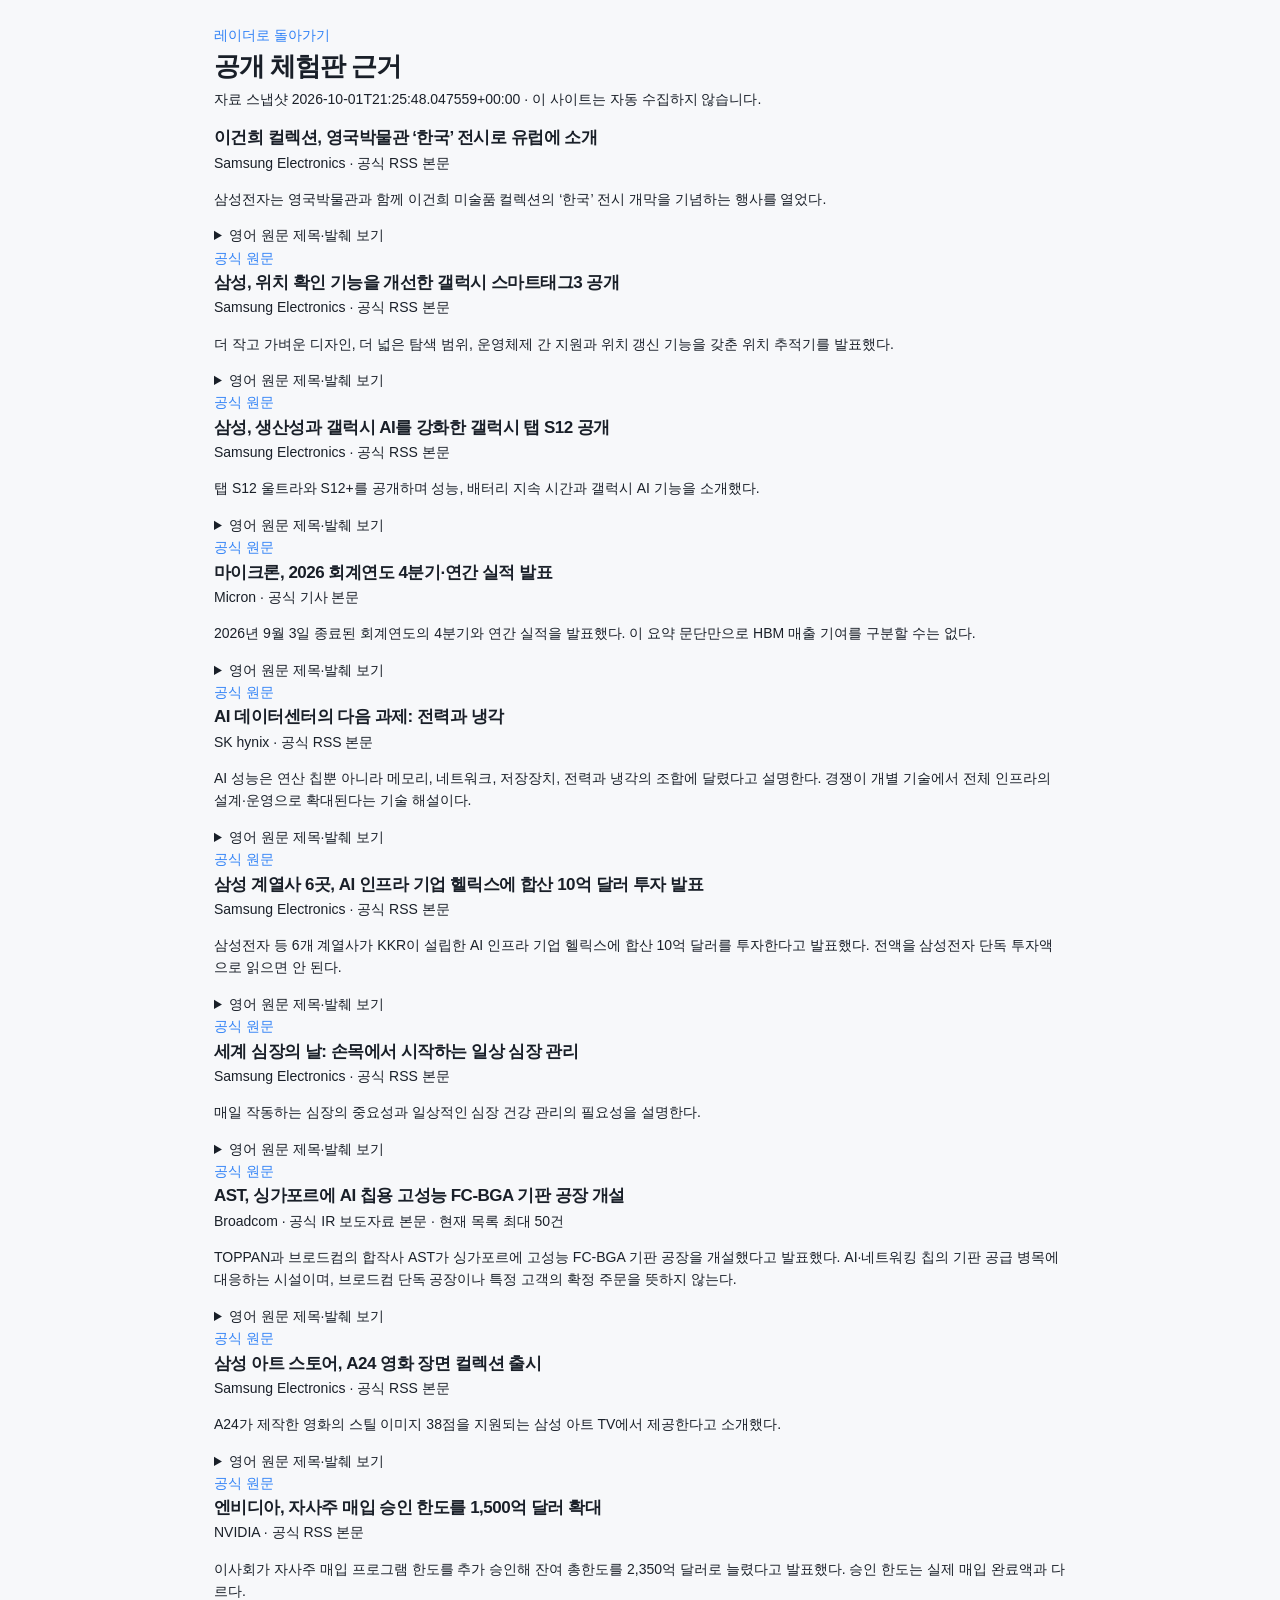
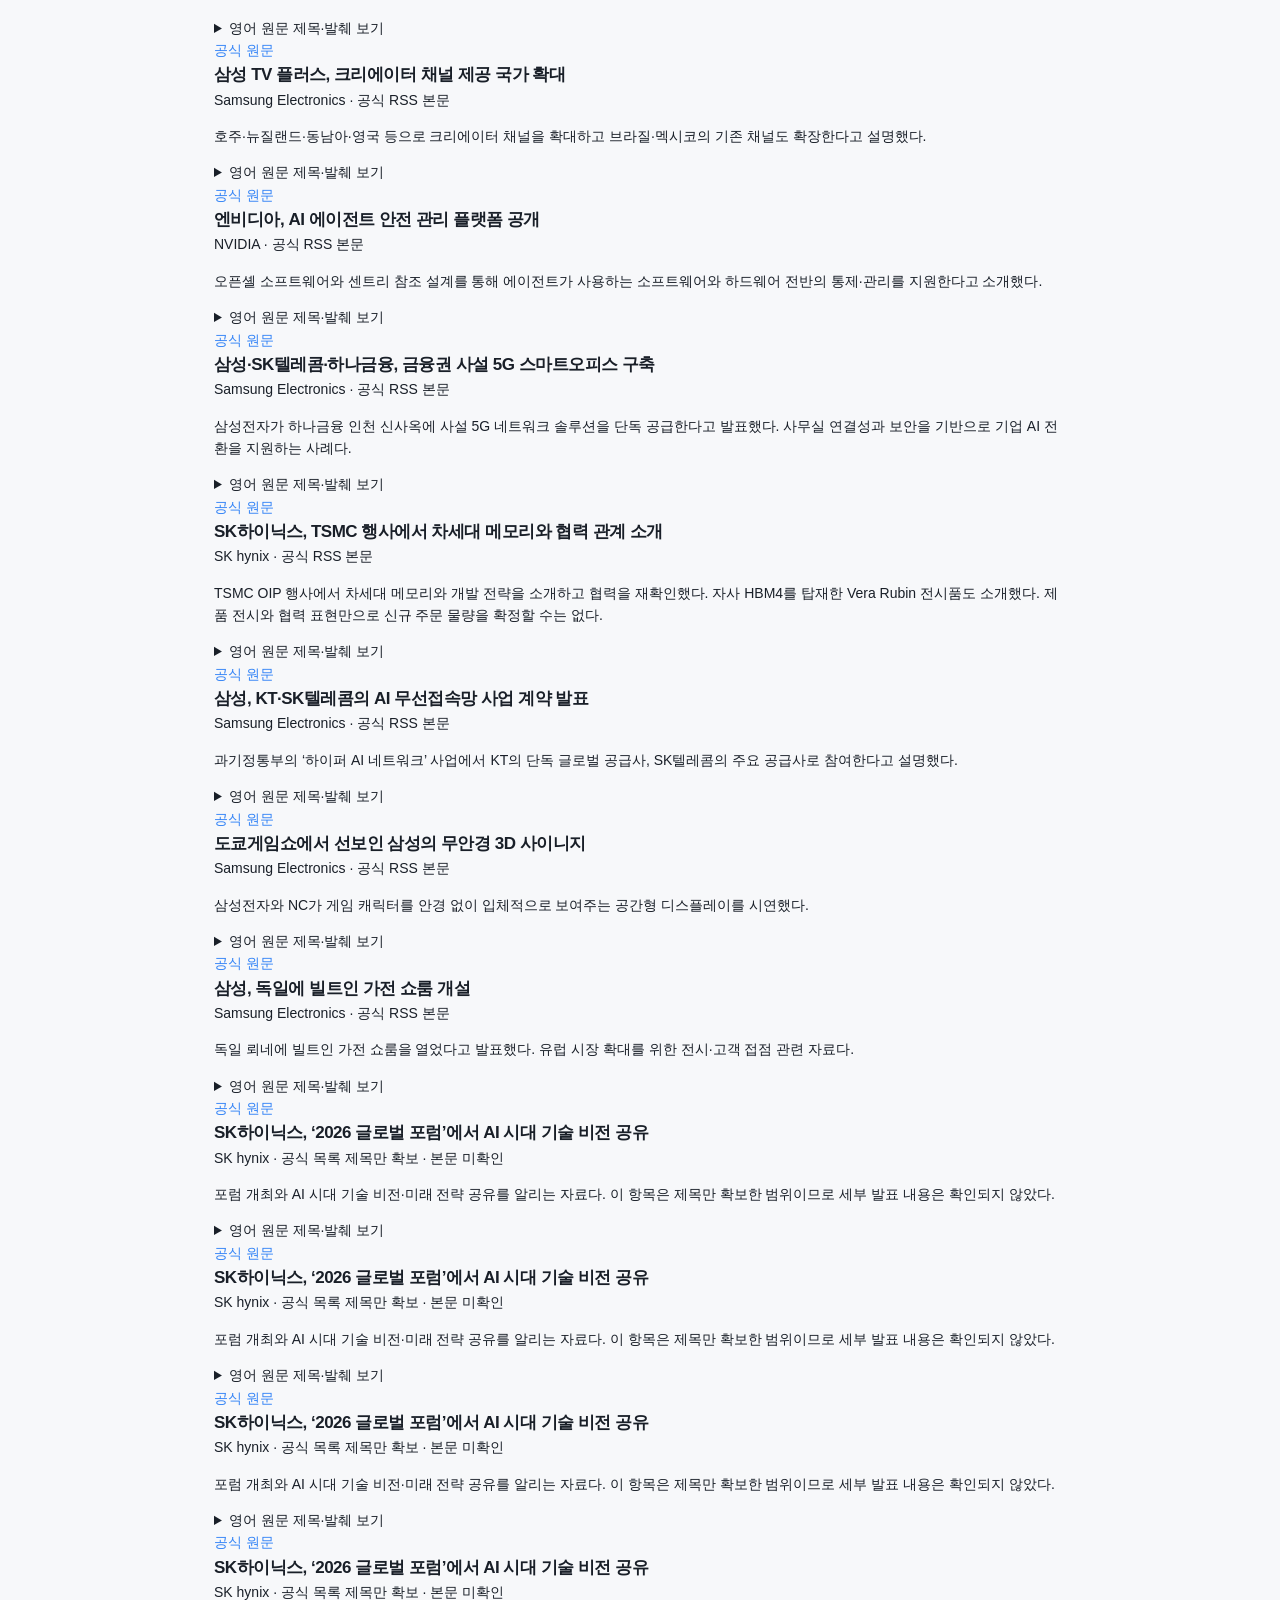
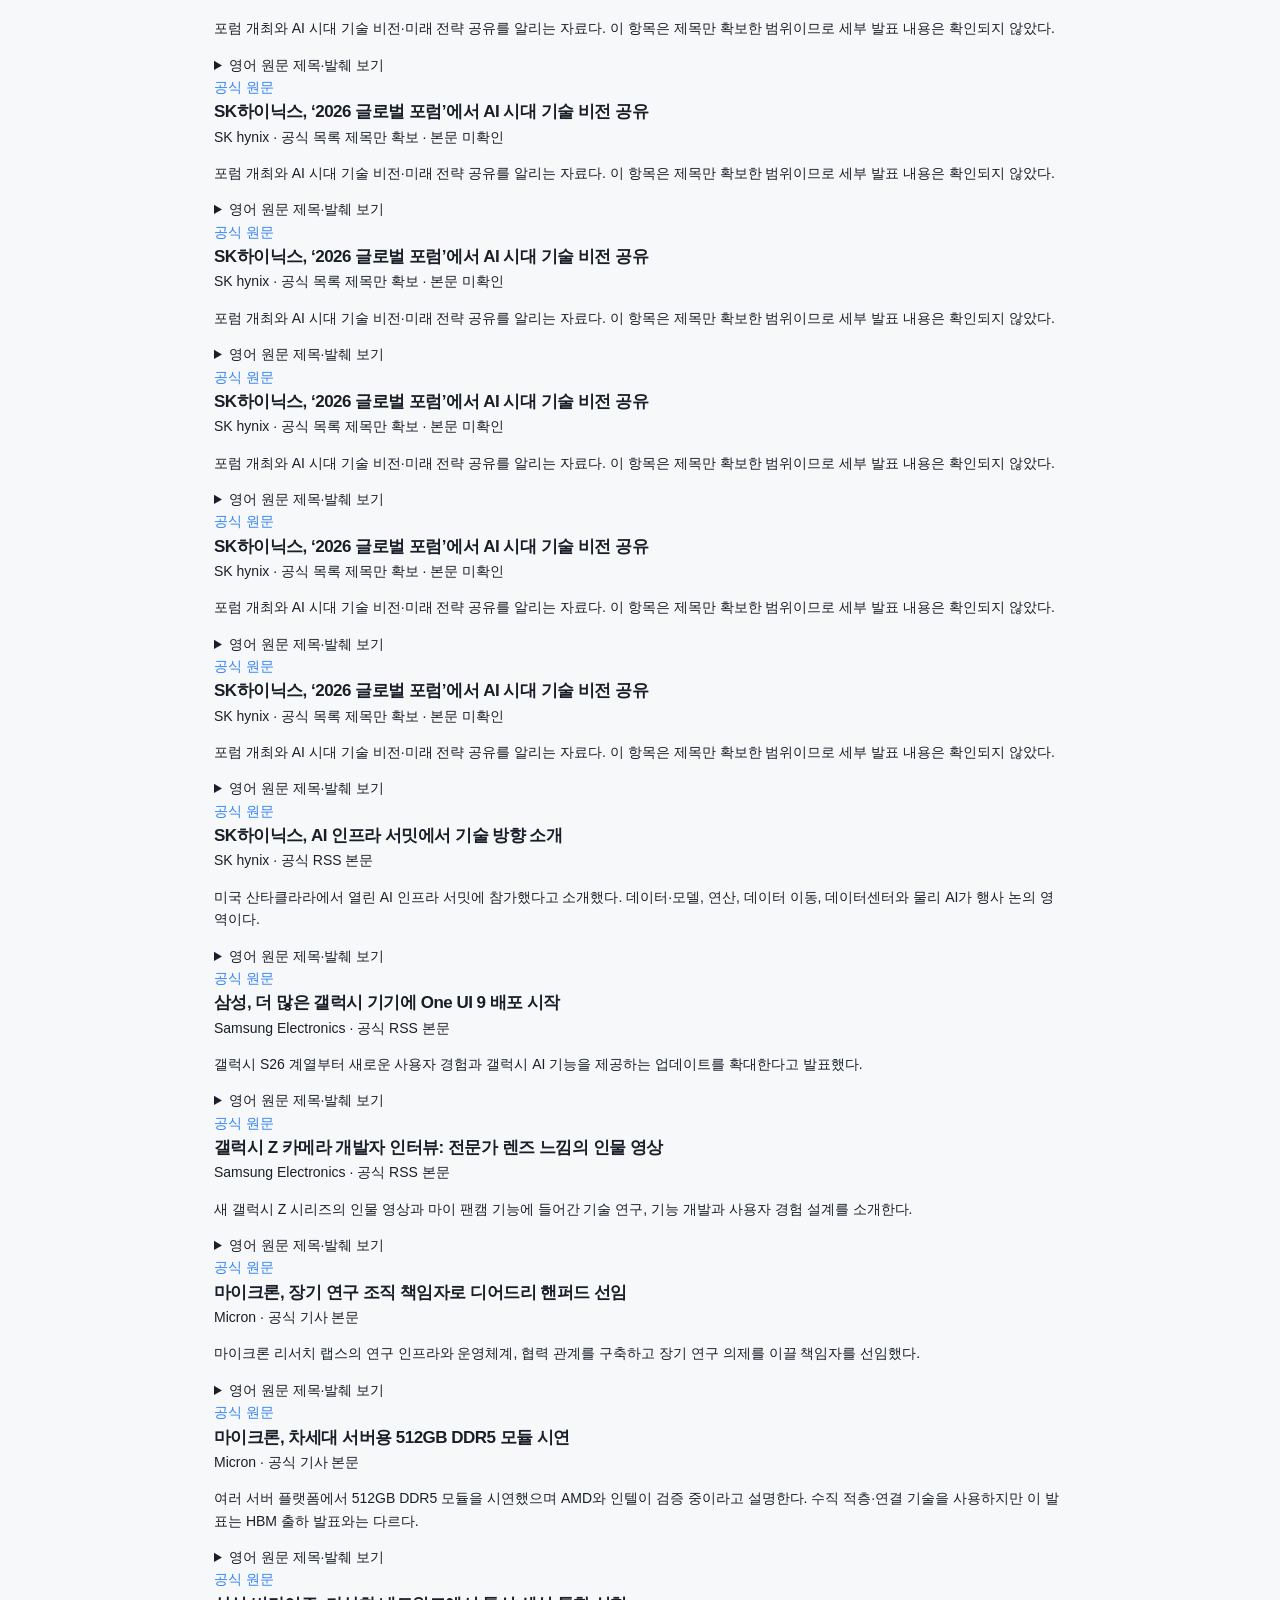
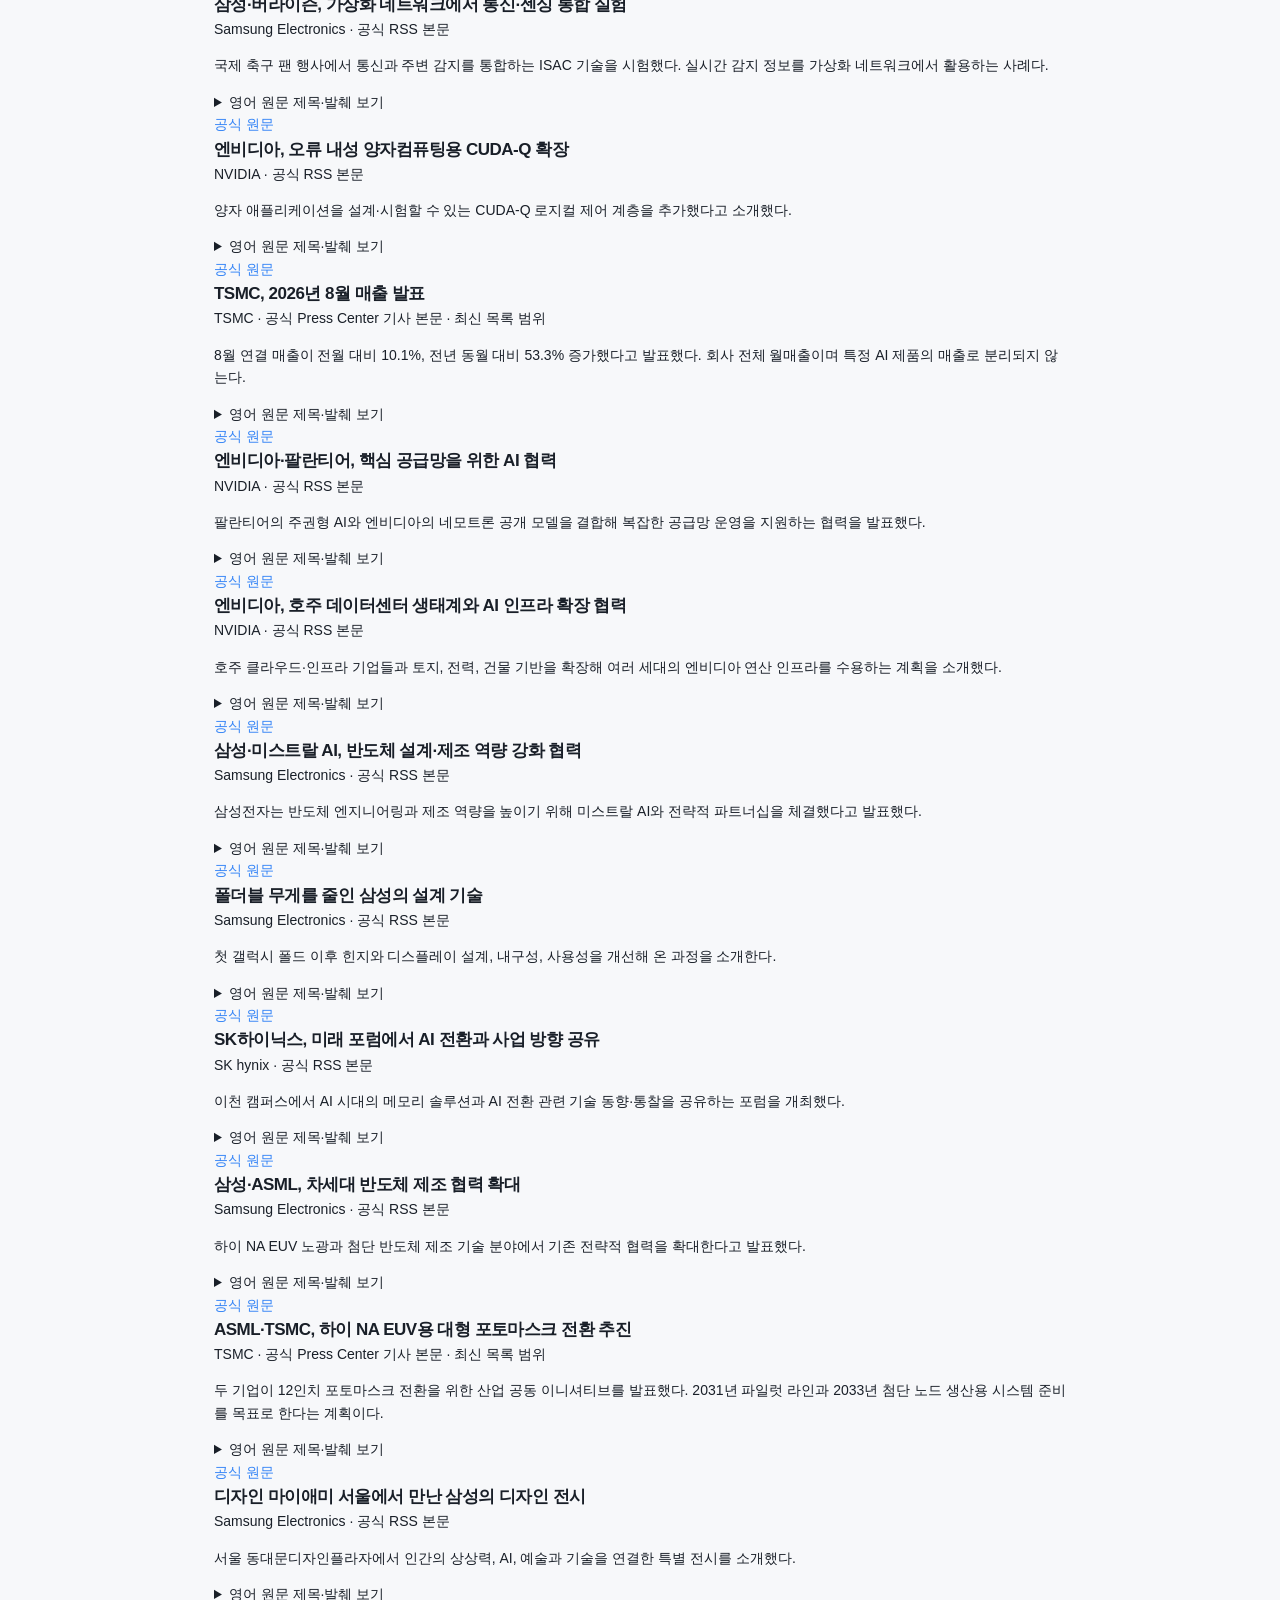
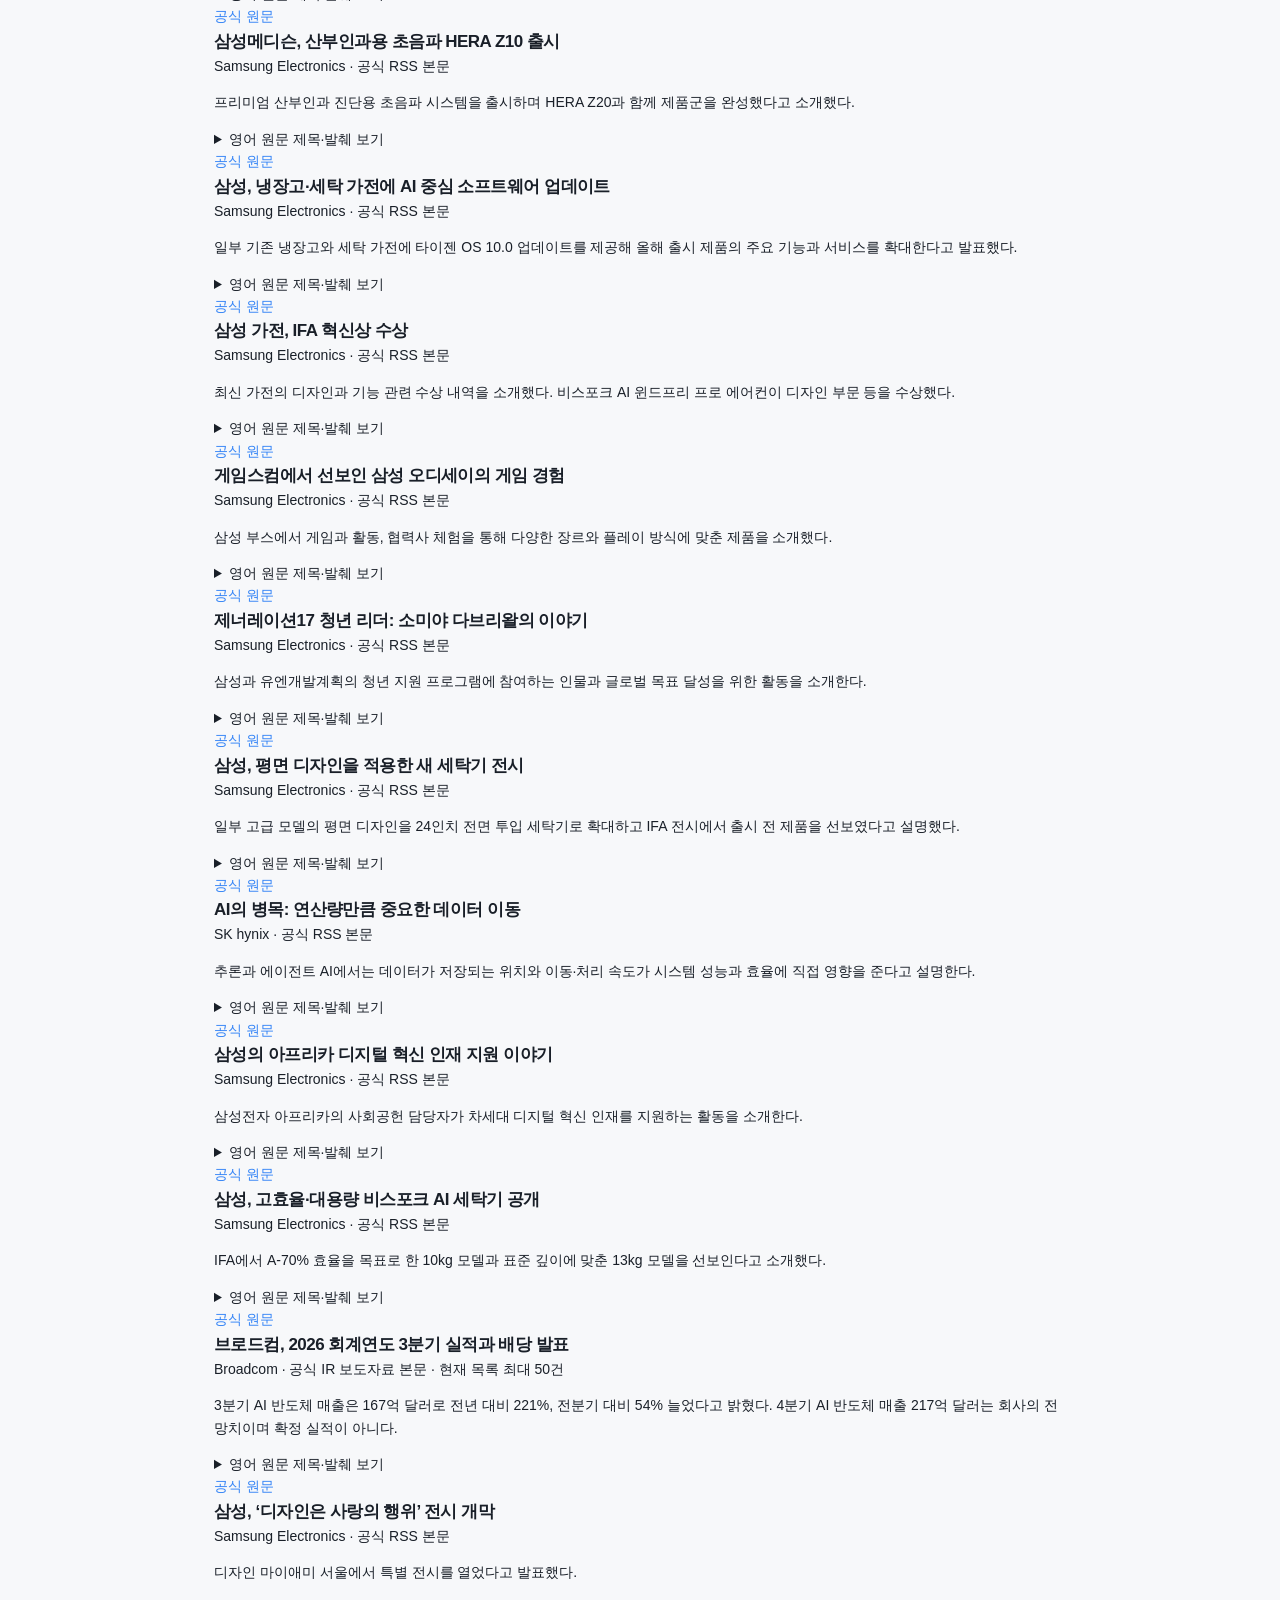
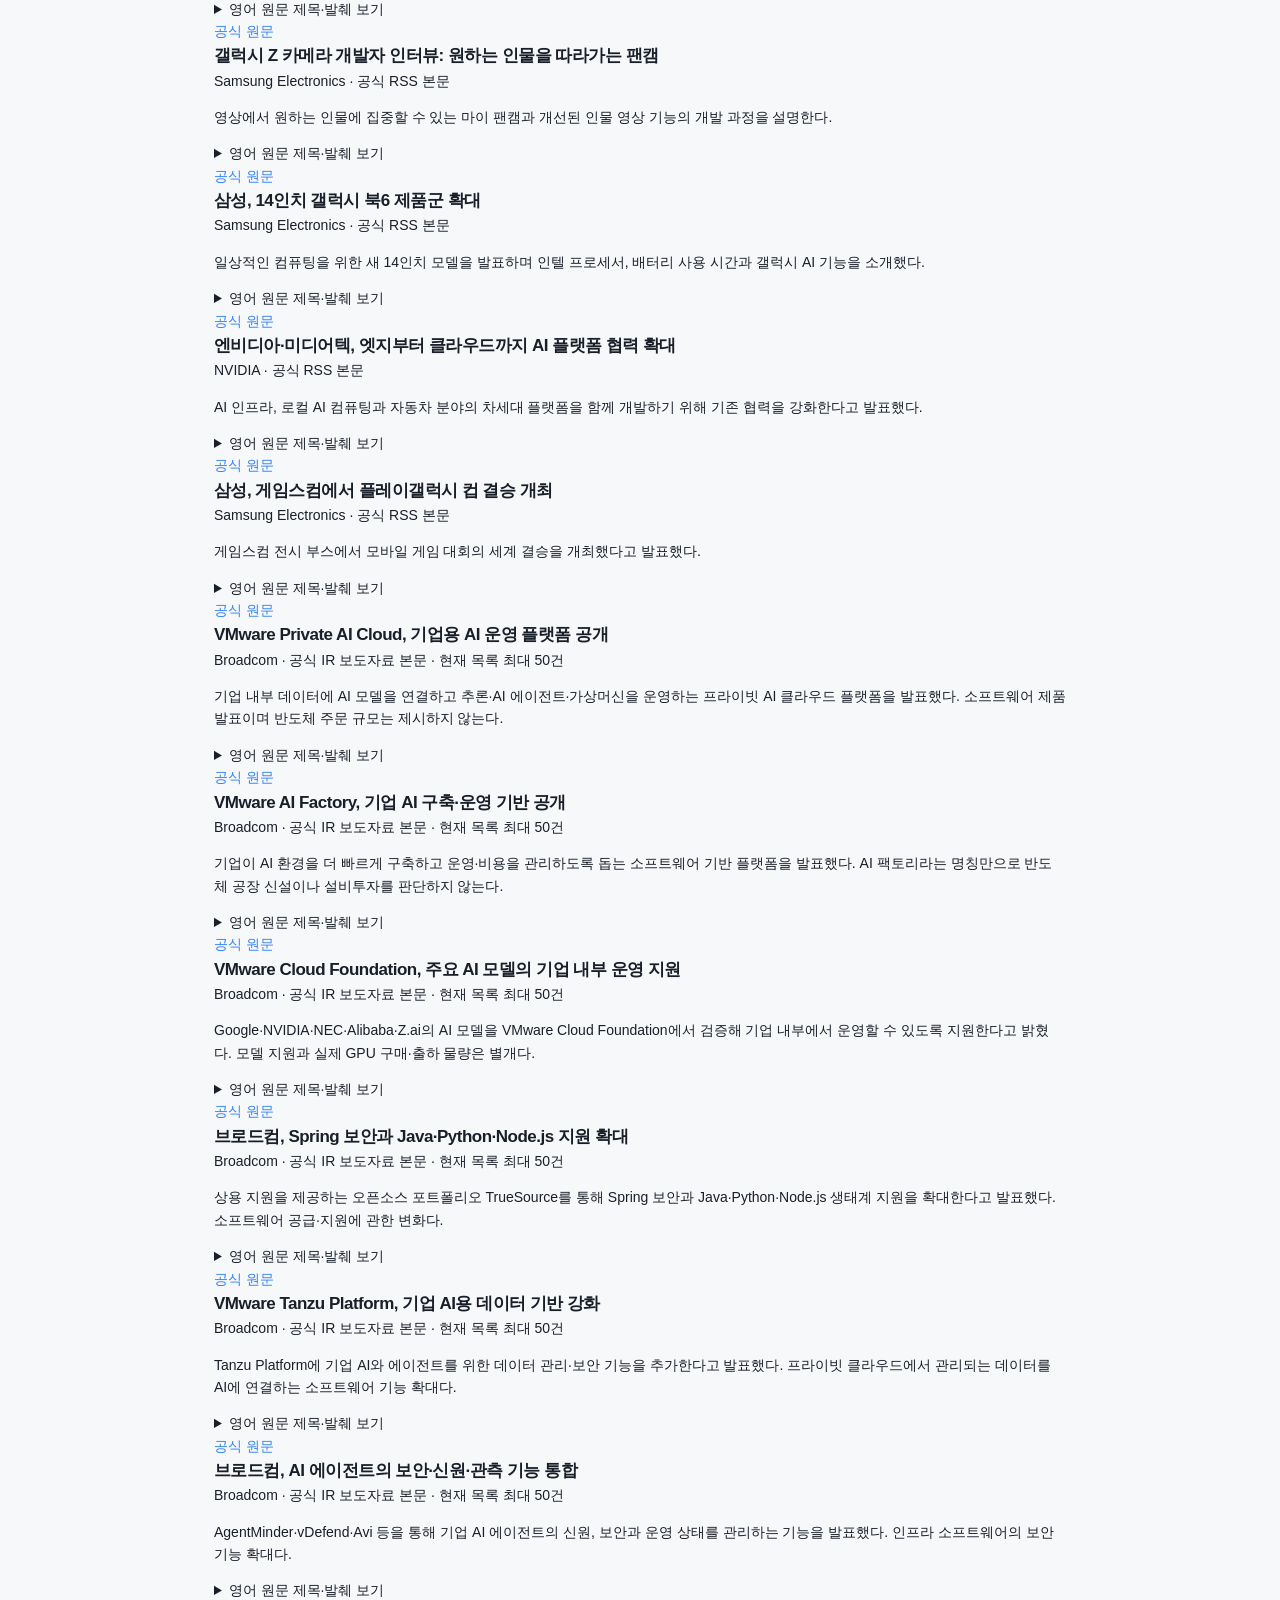
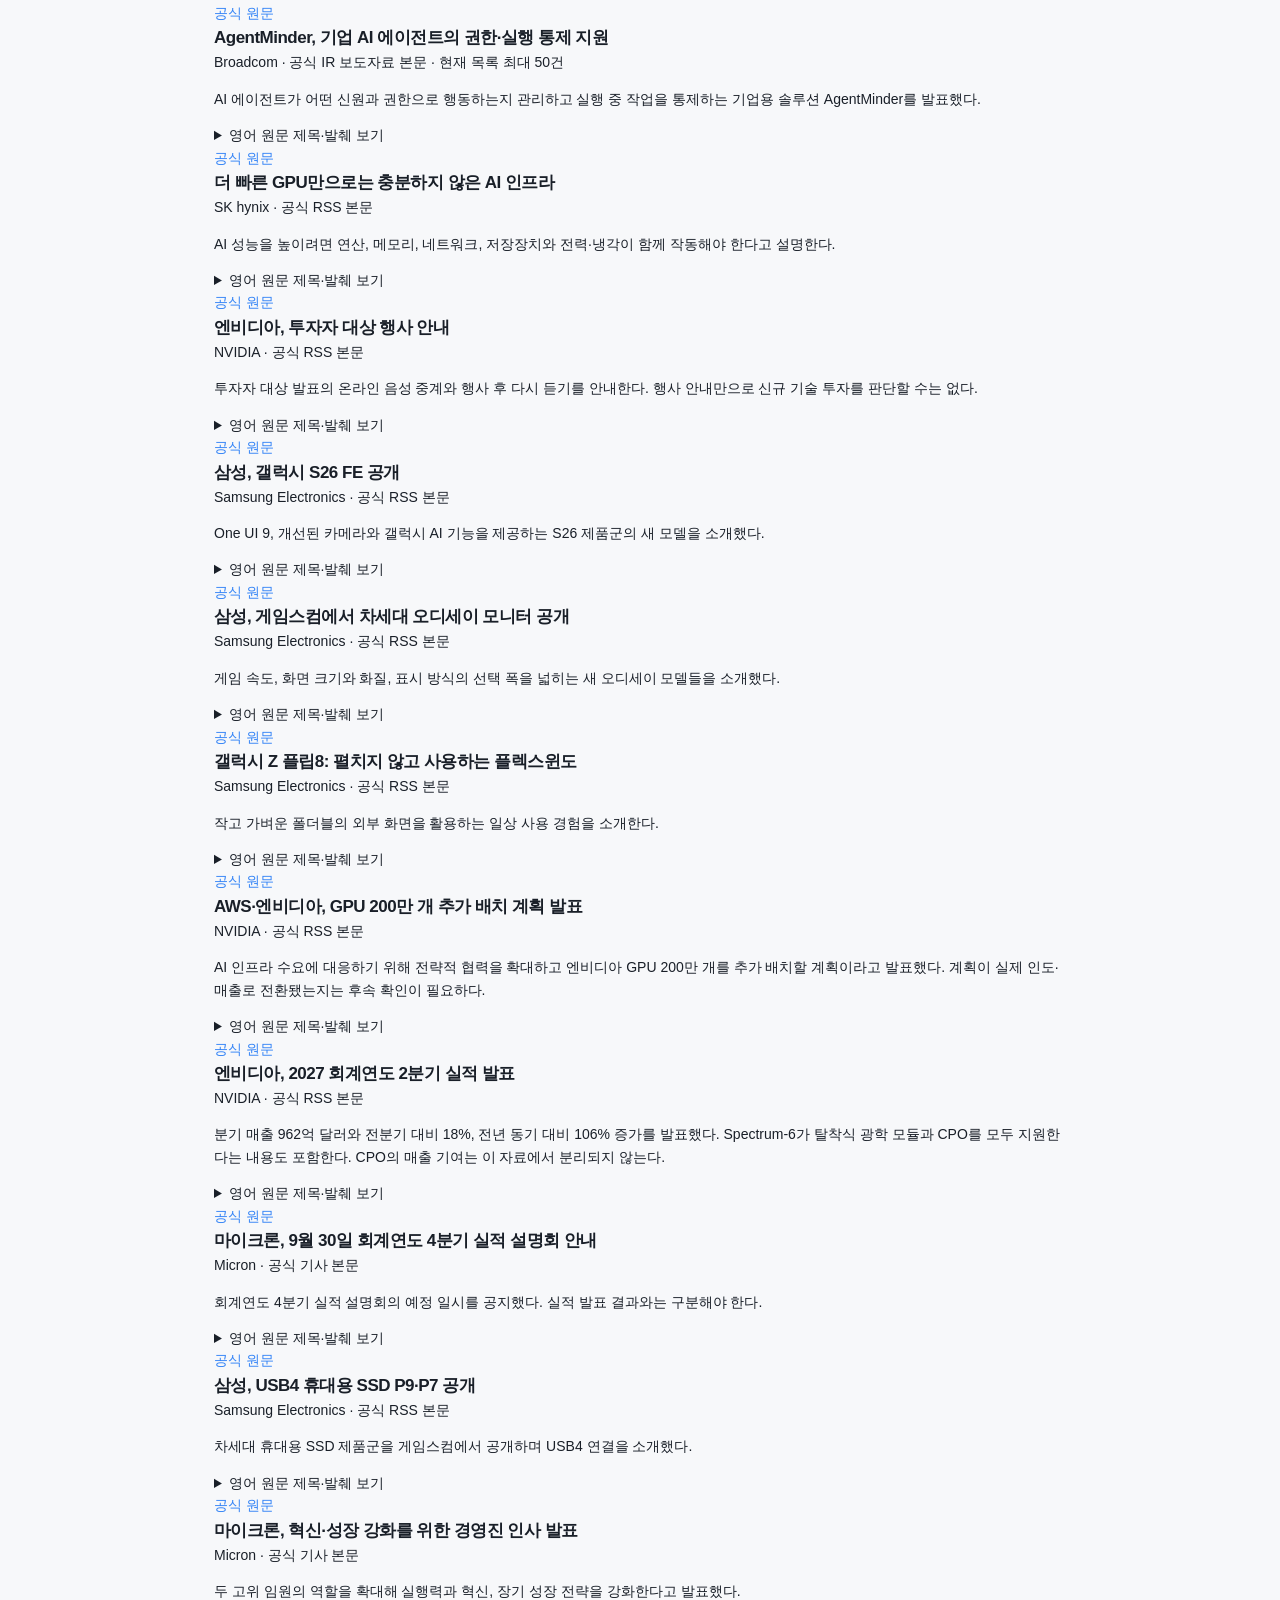
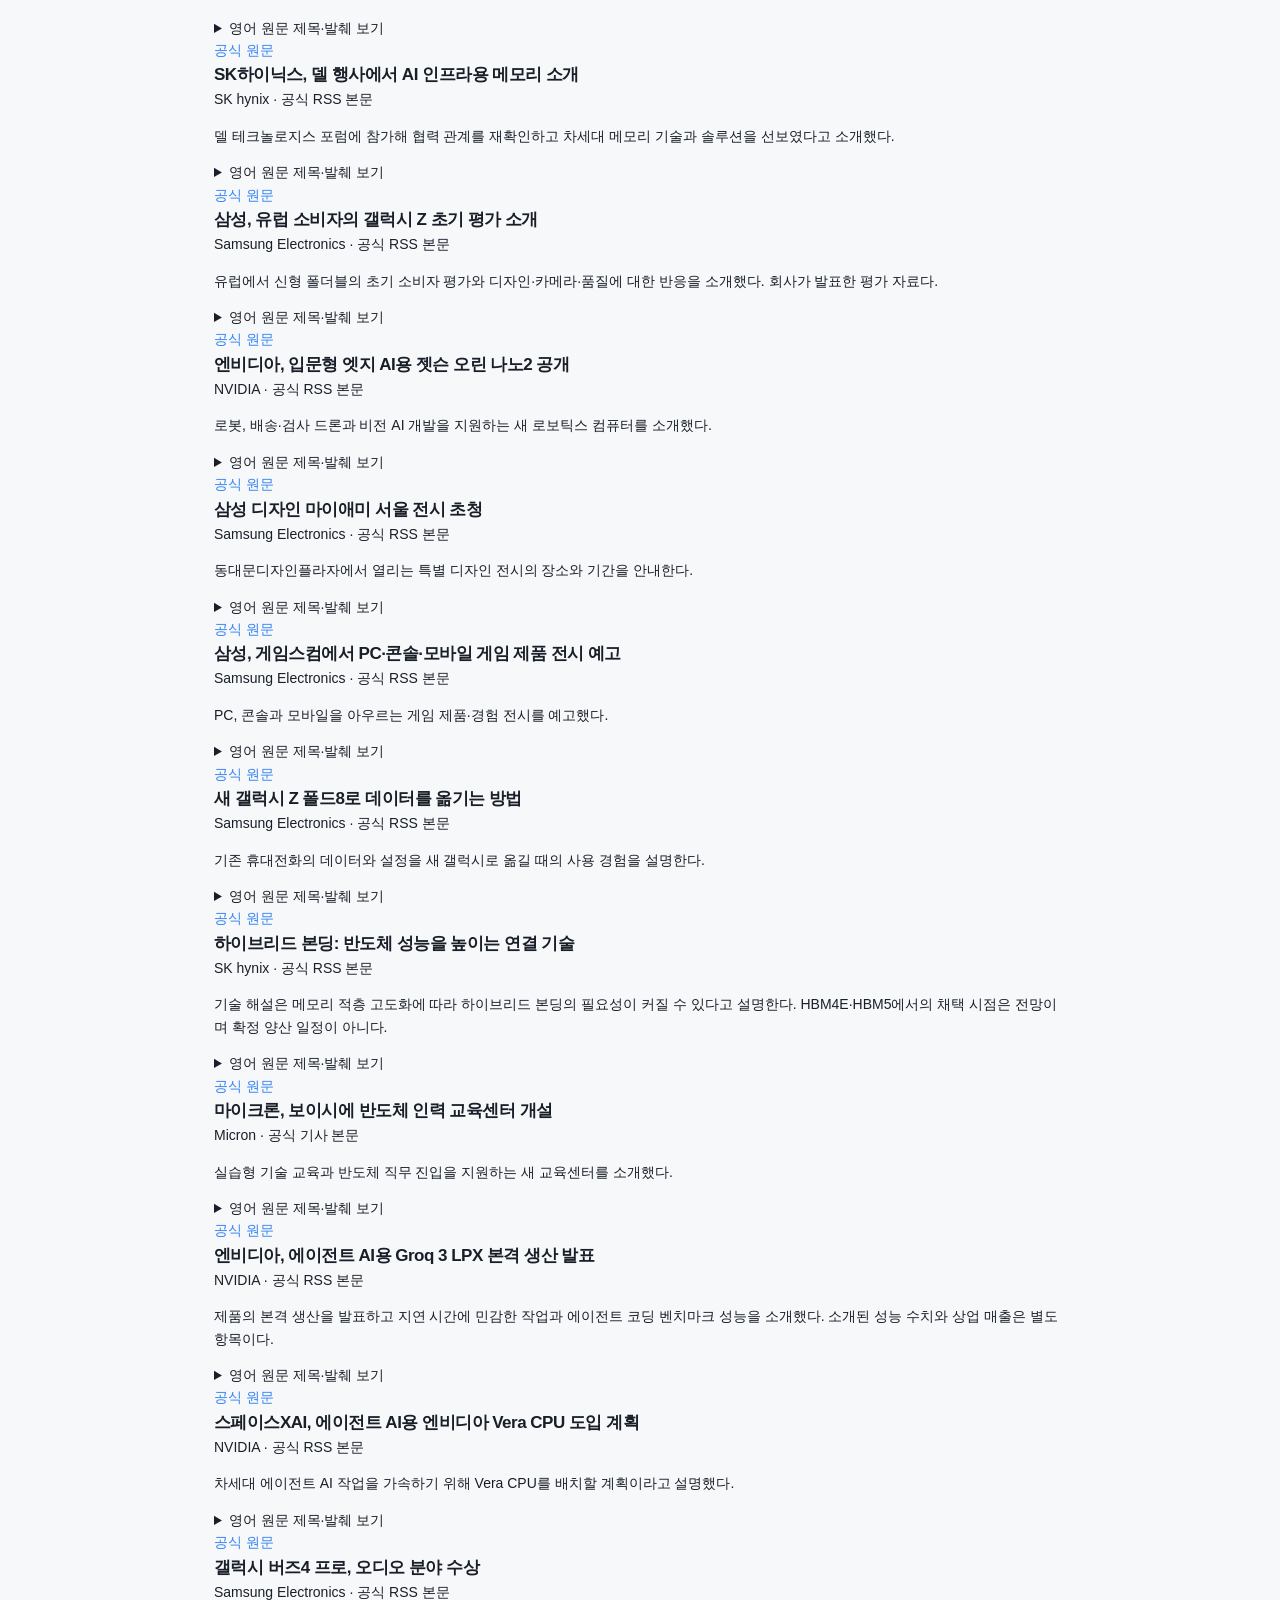
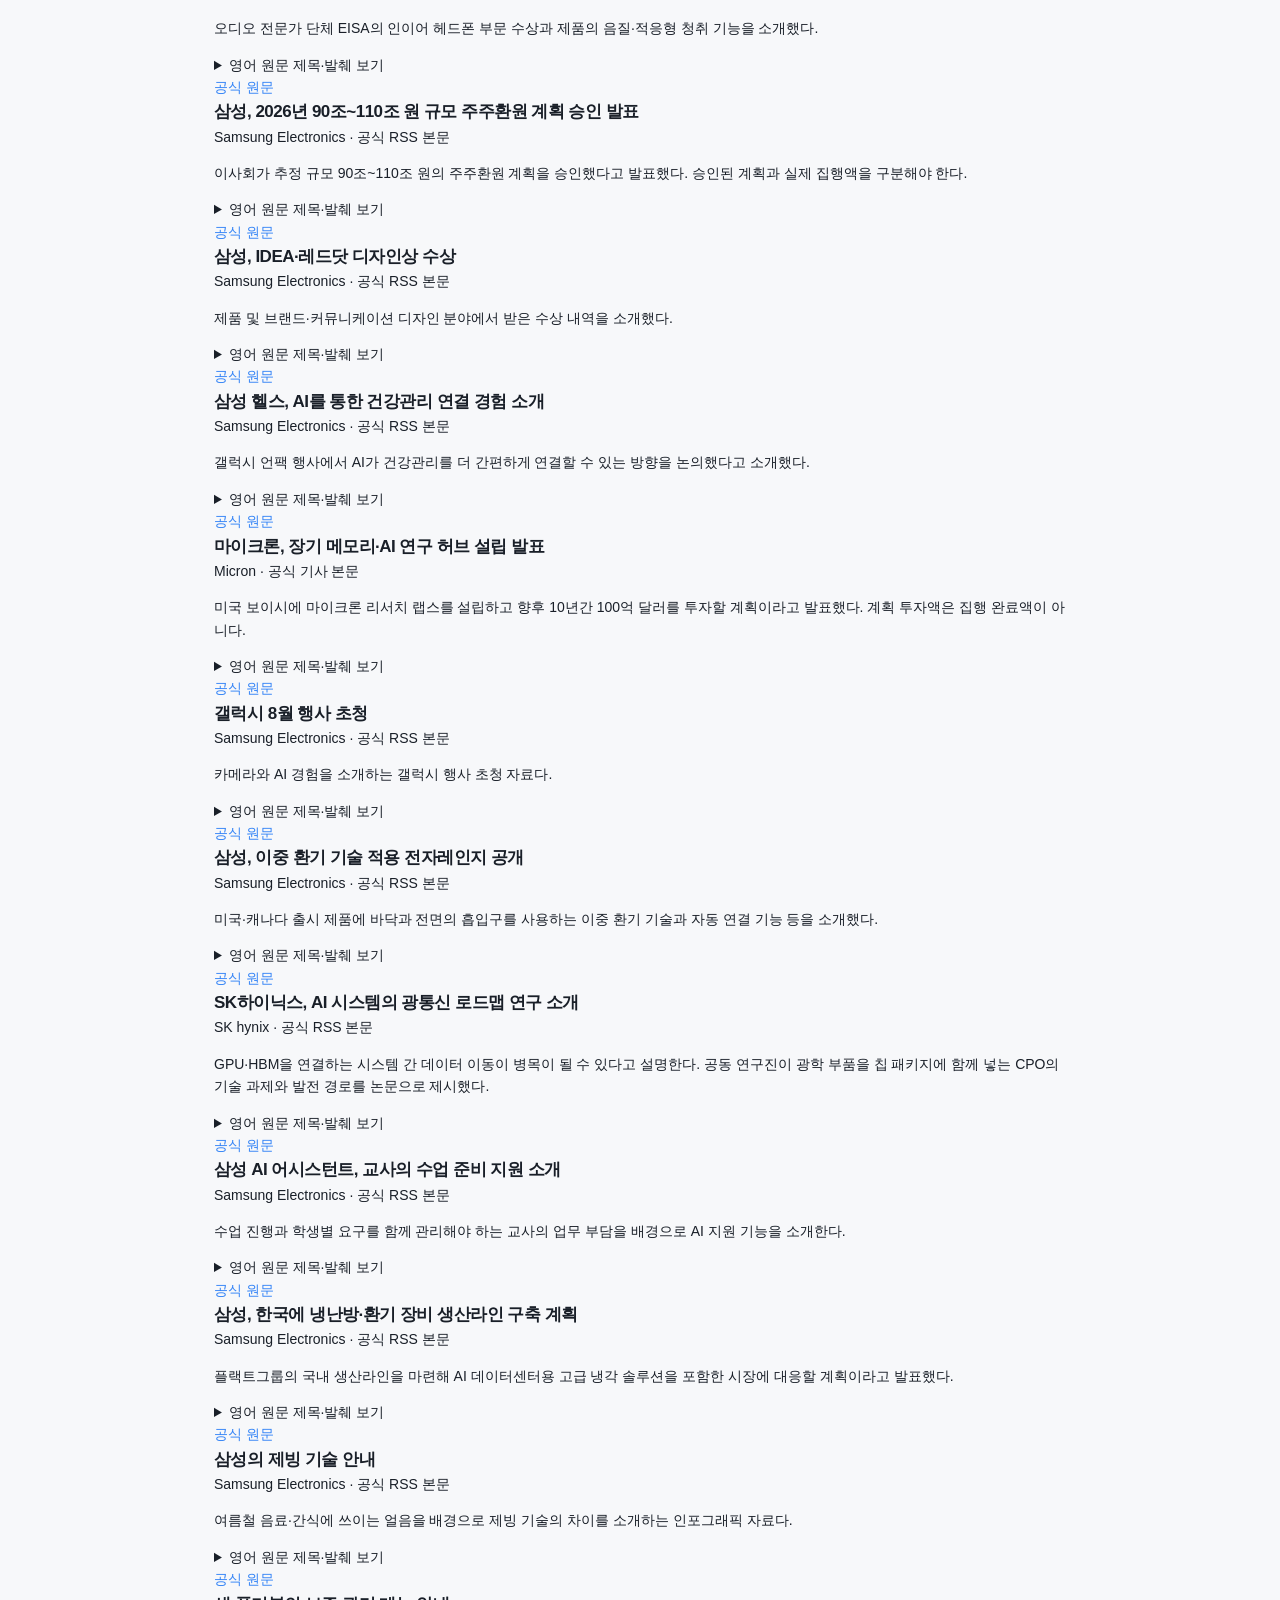
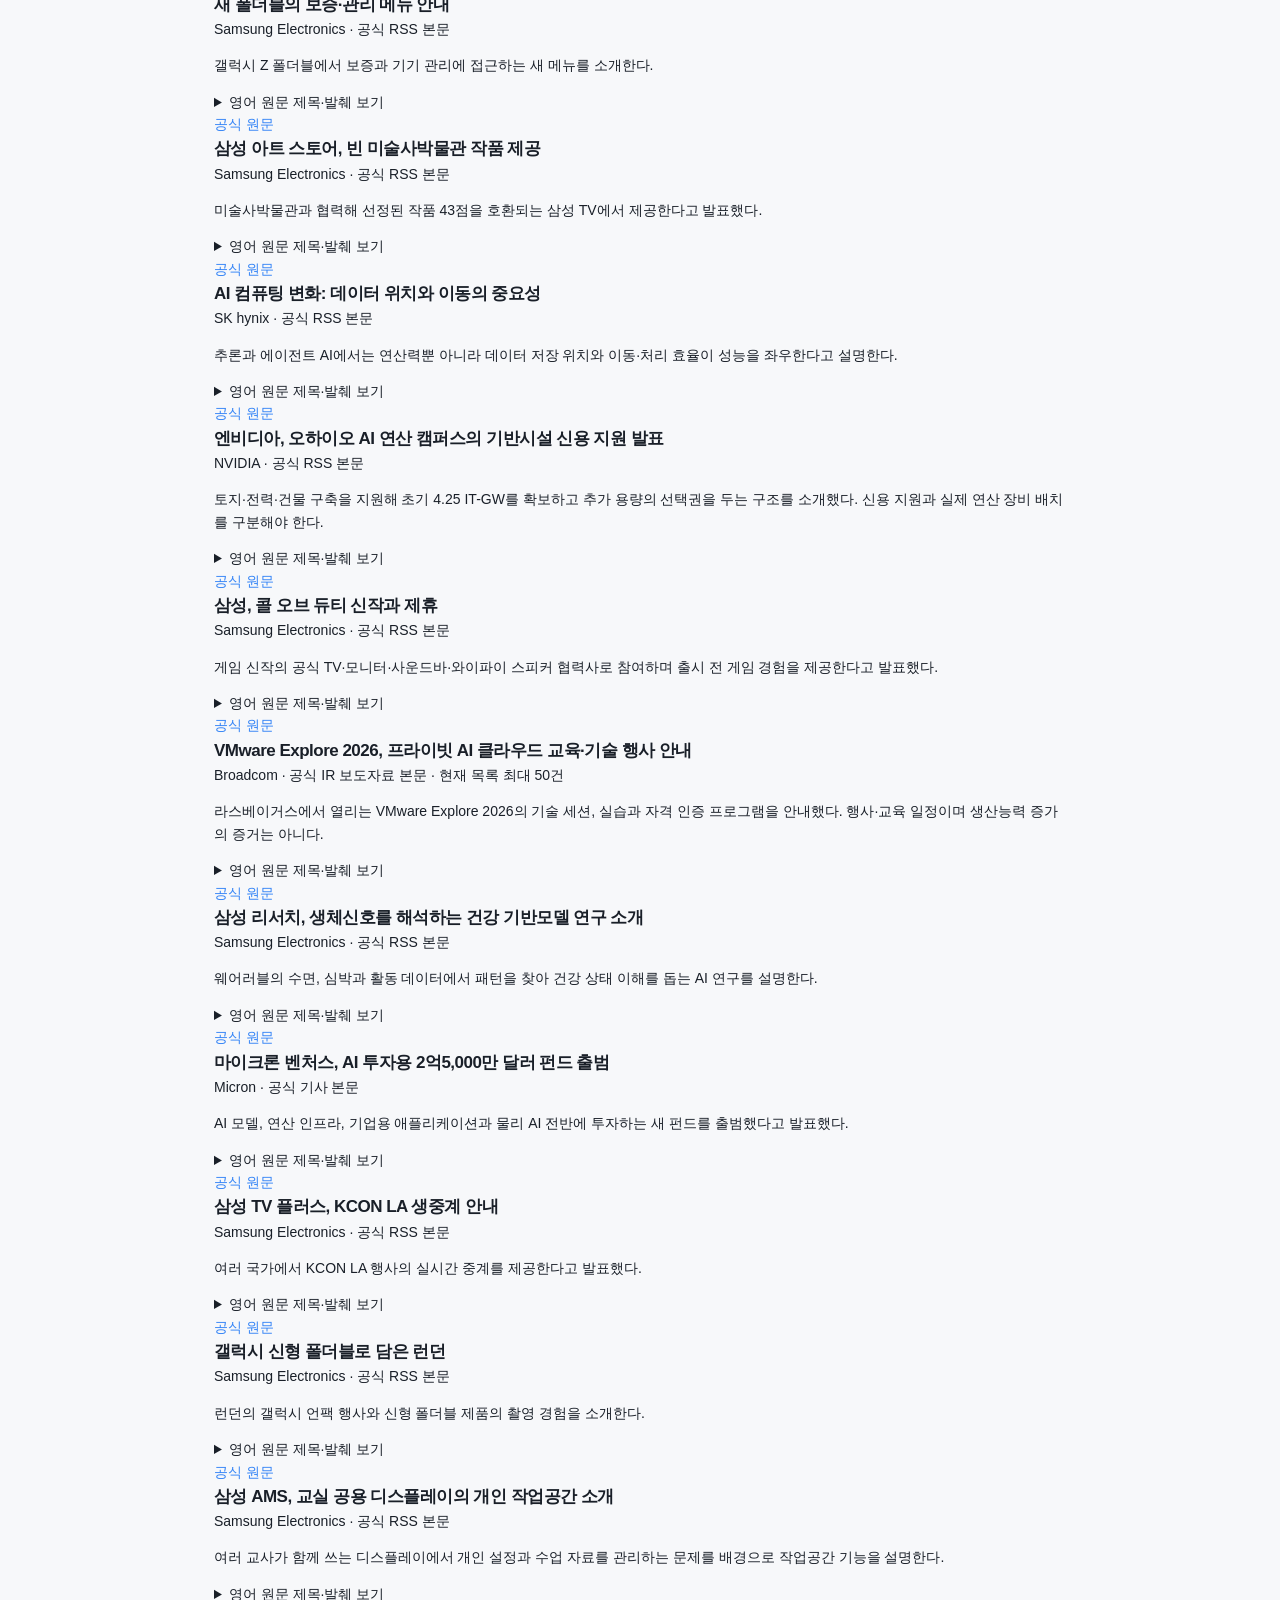
<file: public/radar-report.html>
<!doctype html><html lang="ko"><meta charset="utf-8"><meta name="viewport" content="width=device-width,initial-scale=1"><title>Radar 근거 스냅샷</title><link rel="stylesheet" href="assets/radar.css"><body><main style="max-width:900px;margin:auto;padding:24px"><a href="index.html">레이더로 돌아가기</a><h1>공개 체험판 근거</h1><p>자료 스냅샷 2026-10-01T21:25:48.047559+00:00 · 이 사이트는 자동 수집하지 않습니다.</p><article><h2>이건희 컬렉션, 영국박물관 ‘한국’ 전시로 유럽에 소개</h2><p>Samsung Electronics · 공식 RSS 본문</p><p>삼성전자는 영국박물관과 함께 이건희 미술품 컬렉션의 ‘한국’ 전시 개막을 기념하는 행사를 열었다.</p><details><summary>영어 원문 제목·발췌 보기</summary><p>Lee Kun-Hee Collection Expands to Europe With Opening of ‘Korea’ Exhibition at the British Museum</p><p>Samsung Electronics, in partnership with the British Museum, hosted a gala event on Sept. 30 at the museum to commemorate the opening of “Korea” exhibition, a major showcasing of works from the late Samsung Chairman Lee Kun-Hee’s renowned art collection.</p></details><a href="https://news.samsung.com/global/lee-kun-hee-collection-expands-to-europe-with-opening-of-korea-exhibition-at-the-british-museum" rel="noopener noreferrer">공식 원문</a></article><article><h2>삼성, 위치 확인 기능을 개선한 갤럭시 스마트태그3 공개</h2><p>Samsung Electronics · 공식 RSS 본문</p><p>더 작고 가벼운 디자인, 더 넓은 탐색 범위, 운영체제 간 지원과 위치 갱신 기능을 갖춘 위치 추적기를 발표했다.</p><details><summary>영어 원문 제목·발췌 보기</summary><p>Samsung Galaxy SmartTag3 Makes It Easier To Keep Track of What Matters</p><p>Samsung Electronics today announced the new Galaxy SmartTag3, a compact tracker that combines a smaller, lighter design with longer-range finding, cross-OS support, faster location updates through the Galaxy Find Network and expanded proactive alerts. 1</p></details><a href="https://news.samsung.com/global/samsung-galaxy-smarttag3-makes-it-easier-to-keep-track-of-what-matters" rel="noopener noreferrer">공식 원문</a></article><article><h2>삼성, 생산성과 갤럭시 AI를 강화한 갤럭시 탭 S12 공개</h2><p>Samsung Electronics · 공식 RSS 본문</p><p>탭 S12 울트라와 S12+를 공개하며 성능, 배터리 지속 시간과 갤럭시 AI 기능을 소개했다.</p><details><summary>영어 원문 제목·발췌 보기</summary><p>Samsung Introduces Galaxy Tab S12 Series: The Ultimate Productivity Powerhouse Built for Growth</p><p>Samsung Electronics today unveiled the Galaxy Tab S12 series — Galaxy Tab S12 Ultra and Tab S12+ — delivering Samsung’s most capable and versatile tablet experience yet. Packing breakthrough performance, long-lasting battery life, and the latest Galaxy AI 1 into Galaxy Tab’s signature ultra-thin design, the new lineup turns complex workflows into effortless, everyday achievements whether it’s mastering skills, pursuing career goals, or exploring creative passions.</p></details><a href="https://news.samsung.com/global/samsung-introduces-galaxy-tab-s12-series-the-ultimate-productivity-powerhouse-built-for-growth" rel="noopener noreferrer">공식 원문</a></article><article><h2>마이크론, 2026 회계연도 4분기·연간 실적 발표</h2><p>Micron · 공식 기사 본문</p><p>2026년 9월 3일 종료된 회계연도의 4분기와 연간 실적을 발표했다. 이 요약 문단만으로 HBM 매출 기여를 구분할 수는 없다.</p><details><summary>영어 원문 제목·발췌 보기</summary><p>Micron Technology, Inc. Reports Record Fiscal Fourth-Quarter and Full-Year 2026 Results</p><p>BOISE, Idaho, Sept. 30, 2026 (GLOBE NEWSWIRE) -- Micron Technology, Inc. (Nasdaq: MU) today announced results for its fourth quarter and full year of fiscal 2026, which ended September 3, 2026.</p></details><a href="https://investors.micron.com/news/press-release/2026/Micron-Technology-Inc--Reports-Record-Fiscal-Fourth-Quarter-and-Full-Year-2026-Results/default.aspx" rel="noopener noreferrer">공식 원문</a></article><article><h2>AI 데이터센터의 다음 과제: 전력과 냉각</h2><p>SK hynix · 공식 RSS 본문</p><p>AI 성능은 연산 칩뿐 아니라 메모리, 네트워크, 저장장치, 전력과 냉각의 조합에 달렸다고 설명한다. 경쟁이 개별 기술에서 전체 인프라의 설계·운영으로 확대된다는 기술 해설이다.</p><details><summary>영어 원문 제목·발췌 보기</summary><p>[AI infrastructure insight] Why power and cooling have become the next challenge for AI data centers</p><p>AI is no longer defined by a single model or AI processor. For AI to operate effectively in real-world services and industrial applications, it takes faster compute, wider memory bandwidth, higher-performance networks, more efficient storage, and more stable power and cooling working seamlessly together. This is why competition in AI is shifting beyond individual technologies to the design and operation of the entire infrastructure.</p></details><a href="https://news.skhynix.com/en/ai-infrastructure-insight-ep3/" rel="noopener noreferrer">공식 원문</a></article><article><h2>삼성 계열사 6곳, AI 인프라 기업 헬릭스에 합산 10억 달러 투자 발표</h2><p>Samsung Electronics · 공식 RSS 본문</p><p>삼성전자 등 6개 계열사가 KKR이 설립한 AI 인프라 기업 헬릭스에 합산 10억 달러를 투자한다고 발표했다. 전액을 삼성전자 단독 투자액으로 읽으면 안 된다.</p><details><summary>영어 원문 제목·발췌 보기</summary><p>Samsung To Invest USD 1 Billion in AI Infrastructure Company Helix</p><p>Samsung Electronics, Samsung C&amp;T, Samsung SDS, Samsung SDI, Samsung Life Insurance and Samsung Fire &amp; Marine Insurance today announced they are investing a combined USD 1 billion in Helix Digital Infrastructure, an AI infrastructure company established by global investment firm KKR.</p></details><a href="https://news.samsung.com/global/samsung-to-invest-usd-1-billion-in-ai-infrastructure-company-helix" rel="noopener noreferrer">공식 원문</a></article><article><h2>세계 심장의 날: 손목에서 시작하는 일상 심장 관리</h2><p>Samsung Electronics · 공식 RSS 본문</p><p>매일 작동하는 심장의 중요성과 일상적인 심장 건강 관리의 필요성을 설명한다.</p><details><summary>영어 원문 제목·발췌 보기</summary><p>[World Heart Day] Taking Care of Your Heart Every Day, Starting From Your Wrist</p><p>No matter who you are or what you do, we all have one constant companion we rely on every single day: our heart. Unseen but always at work, it beats around 100,000 times a day, keeping pace with us through every moment. Yet for something so essential to our lives, taking care of our hearts is often overlooked until it’s too late.</p></details><a href="https://news.samsung.com/global/world-heart-day-taking-care-of-your-heart-every-day-starting-from-your-wrist" rel="noopener noreferrer">공식 원문</a></article><article><h2>AST, 싱가포르에 AI 칩용 고성능 FC-BGA 기판 공장 개설</h2><p>Broadcom · 공식 IR 보도자료 본문 · 현재 목록 최대 50건</p><p>TOPPAN과 브로드컴의 합작사 AST가 싱가포르에 고성능 FC-BGA 기판 공장을 개설했다고 발표했다. AI·네트워킹 칩의 기판 공급 병목에 대응하는 시설이며, 브로드컴 단독 공장이나 특정 고객의 확정 주문을 뜻하지 않는다.</p><details><summary>영어 원문 제목·발췌 보기</summary><p>AST Completes Singapore&#x27;s First High-End FC-BGA Substrate Facility to Meet Growing AI Chip Demand</p><p>“AST’s facility will boost Singapore’s capabilities in advanced substrates, which is a critical enabler for advanced packaging, and strengthen our position in the global semiconductor value chain,” said Png Cheong Boon, Chairman, Singapore Economic Development Board. “Singapore has served as an important base for Broadcom and TOPPAN. We are glad that both companies are growing their manufacturing and R&amp;D presence here through AST. EDB will continue to work with both companies and AST to build new capabilities to support global demand for semiconductors, and create new jobs and opportunities here.”</p></details><a href="https://investors.broadcom.com/news-releases/news-release-details/ast-completes-singapores-first-high-end-fc-bga-substrate" rel="noopener noreferrer">공식 원문</a></article><article><h2>삼성 아트 스토어, A24 영화 장면 컬렉션 출시</h2><p>Samsung Electronics · 공식 RSS 본문</p><p>A24가 제작한 영화의 스틸 이미지 38점을 지원되는 삼성 아트 TV에서 제공한다고 소개했다.</p><details><summary>영어 원문 제목·발췌 보기</summary><p>Samsung Art Store Debuts First-Ever Cinematic Collection for Samsung TVs</p><p>Samsung Art Store 1 has announced its first-ever cinematic collection, featuring 38 stills from acclaimed films produced by studio A24. Available on supported Samsung Art TVs worldwide, the collection allows subscribers to revisit memorable moments and discover new favorites at home.</p></details><a href="https://news.samsung.com/global/samsung-art-store-debuts-first-ever-cinematic-collection-for-samsung-tvs" rel="noopener noreferrer">공식 원문</a></article><article><h2>엔비디아, 자사주 매입 승인 한도를 1,500억 달러 확대</h2><p>NVIDIA · 공식 RSS 본문</p><p>이사회가 자사주 매입 프로그램 한도를 추가 승인해 잔여 총한도를 2,350억 달러로 늘렸다고 발표했다. 승인 한도는 실제 매입 완료액과 다르다.</p><details><summary>영어 원문 제목·발췌 보기</summary><p>NVIDIA Announces a $150 Billion Share Repurchase Authorization Increase</p><p>NVIDIA’s Board of Directors has authorized a $150 billion increase to the share repurchase program, raising the remaining total program to $235 billion.</p></details><a href="https://nvidianews.nvidia.com/news/nvidia-announces-a-150-billion-share-repurchase-authorization-increase" rel="noopener noreferrer">공식 원문</a></article><article><h2>삼성 TV 플러스, 크리에이터 채널 제공 국가 확대</h2><p>Samsung Electronics · 공식 RSS 본문</p><p>호주·뉴질랜드·동남아·영국 등으로 크리에이터 채널을 확대하고 브라질·멕시코의 기존 채널도 확장한다고 설명했다.</p><details><summary>영어 원문 제목·발췌 보기</summary><p>Samsung TV Plus Expands Global Creator Lineup to More Markets</p><p>Samsung TV Plus is expanding its creator offerings to more markets worldwide. Samsung Electronics’ subscription-free streaming service introduced new creator-led channels across Australia, New Zealand, the Philippines, Singapore, Thailand, and the United Kingdom — while extending existing creator channels to Brazil and Mexico. Spanning lifestyle, food, sports, news, and science, the additions broaden access to content from leading creators.</p></details><a href="https://news.samsung.com/global/samsung-tv-plus-expands-global-creator-lineup-to-more-markets" rel="noopener noreferrer">공식 원문</a></article><article><h2>엔비디아, AI 에이전트 안전 관리 플랫폼 공개</h2><p>NVIDIA · 공식 RSS 본문</p><p>오픈셸 소프트웨어와 센트리 참조 설계를 통해 에이전트가 사용하는 소프트웨어와 하드웨어 전반의 통제·관리를 지원한다고 소개했다.</p><details><summary>영어 원문 제목·발췌 보기</summary><p>NVIDIA Launches Open Agent Safety Platform to Secure Agents From Testing to Deployment</p><p>NVIDIA Open Agent Safety Platform consists of NVIDIA OpenShell open source software and the NVIDIA Sentry reference system design that enables full-stack governance and control across software and the hardware, compute and robotics systems that run agents.</p></details><a href="https://nvidianews.nvidia.com/news/open-agent-safety-platform" rel="noopener noreferrer">공식 원문</a></article><article><h2>삼성·SK텔레콤·하나금융, 금융권 사설 5G 스마트오피스 구축</h2><p>Samsung Electronics · 공식 RSS 본문</p><p>삼성전자가 하나금융 인천 신사옥에 사설 5G 네트워크 솔루션을 단독 공급한다고 발표했다. 사무실 연결성과 보안을 기반으로 기업 AI 전환을 지원하는 사례다.</p><details><summary>영어 원문 제목·발췌 보기</summary><p>Samsung, SK Telecom, and Hana Financial Group Build Korea’s First Private 5G Smart Office in the Financial Sector</p><p>Samsung Electronics today announced that the company serves as the sole vendor to deliver its private 5G network solutions, powering a smart office at Hana Financial Group’s new headquarters in Incheon, South Korea. As the first of its kind in the Korean financial sector, this new connected office elevates convenience in mobility and provides a foundation for enterprise AI transformation (AX) while meeting the stringent security requirements of this industry.</p></details><a href="https://news.samsung.com/global/samsung-sk-telecom-and-hana-financial-group-buildkoreas-first-private-5g-smart-office-in-the-financial-sector" rel="noopener noreferrer">공식 원문</a></article><article><h2>SK하이닉스, TSMC 행사에서 차세대 메모리와 협력 관계 소개</h2><p>SK hynix · 공식 RSS 본문</p><p>TSMC OIP 행사에서 차세대 메모리와 개발 전략을 소개하고 협력을 재확인했다. 자사 HBM4를 탑재한 Vera Rubin 전시품도 소개했다. 제품 전시와 협력 표현만으로 신규 주문 물량을 확정할 수는 없다.</p><details><summary>영어 원문 제목·발췌 보기</summary><p>“Behind AI’s Rapid Growth Lies Memory” — SK hynix Shares Its Next-Generation Memory Portfolio at the TSMC OIP Conference</p><p>Meeting SK hynix Inside the Superchip — Demonstrating HBM Capabilities That Have Advanced Alongside AI</p></details><a href="https://news.skhynix.com/en/tsmc-oip-conference-2026/" rel="noopener noreferrer">공식 원문</a></article><article><h2>삼성, KT·SK텔레콤의 AI 무선접속망 사업 계약 발표</h2><p>Samsung Electronics · 공식 RSS 본문</p><p>과기정통부의 ‘하이퍼 AI 네트워크’ 사업에서 KT의 단독 글로벌 공급사, SK텔레콤의 주요 공급사로 참여한다고 설명했다.</p><details><summary>영어 원문 제목·발췌 보기</summary><p>Samsung at the Forefront of Korea’s AI RAN Projects with KT and SK Telecom</p><p>Samsung Electronics today announced it has signed contracts with KT and SK Telecom for their AI RAN projects under the Korean Ministry of Science and ICT’s (MSIT) “Hyper AI Network” initiative, taking on the roles of sole global vendor for KT and main vendor for SK Telecom. Building on its decades-long partnerships with the country’s leading operators and its leadership in software-driven, AI-native network innovation, Samsung is the only partner selected for both projects.</p></details><a href="https://news.samsung.com/global/samsung-at-the-forefront-of-koreas-ai-ran-projects-with-kt-and-sk-telecom" rel="noopener noreferrer">공식 원문</a></article><article><h2>도쿄게임쇼에서 선보인 삼성의 무안경 3D 사이니지</h2><p>Samsung Electronics · 공식 RSS 본문</p><p>삼성전자와 NC가 게임 캐릭터를 안경 없이 입체적으로 보여주는 공간형 디스플레이를 시연했다.</p><details><summary>영어 원문 제목·발췌 보기</summary><p>Bringing Fantasy Characters to Life: Samsung Spatial Signage Transforms Tokyo Game Show 2026</p><p>At Tokyo Game Show (TGS) 2026, held from September 17 to 20 at Makuhari Messe in Chiba, Japan, Samsung Electronics and NC demonstrated the future of fan engagement by bringing the characters of Astrae Oratio — the upcoming urban fantasy RPG — into the physical world through glasses-free 3D Spatial Signage.</p></details><a href="https://news.samsung.com/global/bringing-fantasy-characters-to-life-samsung-spatial-signage-transforms-tokyo-game-show-2026" rel="noopener noreferrer">공식 원문</a></article><article><h2>삼성, 독일에 빌트인 가전 쇼룸 개설</h2><p>Samsung Electronics · 공식 RSS 본문</p><p>독일 뢰네에 빌트인 가전 쇼룸을 열었다고 발표했다. 유럽 시장 확대를 위한 전시·고객 접점 관련 자료다.</p><details><summary>영어 원문 제목·발췌 보기</summary><p>Samsung Opens Built-In Appliance Showroom in Germany To Advance European Market Expansion</p><p>Samsung Electronics today announced the opening of a new built-in appliance showroom in Löhne, Germany.</p></details><a href="https://news.samsung.com/global/samsung-opens-built-in-appliance-showroom-in-germany-to-advance-european-market-expansion" rel="noopener noreferrer">공식 원문</a></article><article><h2>SK하이닉스, ‘2026 글로벌 포럼’에서 AI 시대 기술 비전 공유</h2><p>SK hynix · 공식 목록 제목만 확보 · 본문 미확인</p><p>포럼 개최와 AI 시대 기술 비전·미래 전략 공유를 알리는 자료다. 이 항목은 제목만 확보한 범위이므로 세부 발표 내용은 확인되지 않았다.</p><details><summary>영어 원문 제목·발췌 보기</summary><p>SK hynix Hosts ‘2026 Global Forum,’ Sharing Its Technology Vision and Future Strategy for the AI Era</p><p>SK hynix Hosts ‘2026 Global Forum,’ Sharing Its Technology Vision and Future Strategy for the AI Era</p></details><a href="https://news.skhynix.com/en/2026-global-forum-16/" rel="noopener noreferrer">공식 원문</a></article><article><h2>SK하이닉스, ‘2026 글로벌 포럼’에서 AI 시대 기술 비전 공유</h2><p>SK hynix · 공식 목록 제목만 확보 · 본문 미확인</p><p>포럼 개최와 AI 시대 기술 비전·미래 전략 공유를 알리는 자료다. 이 항목은 제목만 확보한 범위이므로 세부 발표 내용은 확인되지 않았다.</p><details><summary>영어 원문 제목·발췌 보기</summary><p>SK hynix Hosts ‘2026 Global Forum,’ Sharing Its Technology Vision and Future Strategy for the AI Era</p><p>SK hynix Hosts ‘2026 Global Forum,’ Sharing Its Technology Vision and Future Strategy for the AI Era</p></details><a href="https://news.skhynix.com/en/2026-global-forum-15/" rel="noopener noreferrer">공식 원문</a></article><article><h2>SK하이닉스, ‘2026 글로벌 포럼’에서 AI 시대 기술 비전 공유</h2><p>SK hynix · 공식 목록 제목만 확보 · 본문 미확인</p><p>포럼 개최와 AI 시대 기술 비전·미래 전략 공유를 알리는 자료다. 이 항목은 제목만 확보한 범위이므로 세부 발표 내용은 확인되지 않았다.</p><details><summary>영어 원문 제목·발췌 보기</summary><p>SK hynix Hosts ‘2026 Global Forum,’ Sharing Its Technology Vision and Future Strategy for the AI Era</p><p>SK hynix Hosts ‘2026 Global Forum,’ Sharing Its Technology Vision and Future Strategy for the AI Era</p></details><a href="https://news.skhynix.com/en/2026-global-forum-14/" rel="noopener noreferrer">공식 원문</a></article><article><h2>SK하이닉스, ‘2026 글로벌 포럼’에서 AI 시대 기술 비전 공유</h2><p>SK hynix · 공식 목록 제목만 확보 · 본문 미확인</p><p>포럼 개최와 AI 시대 기술 비전·미래 전략 공유를 알리는 자료다. 이 항목은 제목만 확보한 범위이므로 세부 발표 내용은 확인되지 않았다.</p><details><summary>영어 원문 제목·발췌 보기</summary><p>SK hynix Hosts ‘2026 Global Forum,’ Sharing Its Technology Vision and Future Strategy for the AI Era</p><p>SK hynix Hosts ‘2026 Global Forum,’ Sharing Its Technology Vision and Future Strategy for the AI Era</p></details><a href="https://news.skhynix.com/en/2026-global-forum-13/" rel="noopener noreferrer">공식 원문</a></article><article><h2>SK하이닉스, ‘2026 글로벌 포럼’에서 AI 시대 기술 비전 공유</h2><p>SK hynix · 공식 목록 제목만 확보 · 본문 미확인</p><p>포럼 개최와 AI 시대 기술 비전·미래 전략 공유를 알리는 자료다. 이 항목은 제목만 확보한 범위이므로 세부 발표 내용은 확인되지 않았다.</p><details><summary>영어 원문 제목·발췌 보기</summary><p>SK hynix Hosts ‘2026 Global Forum,’ Sharing Its Technology Vision and Future Strategy for the AI Era</p><p>SK hynix Hosts ‘2026 Global Forum,’ Sharing Its Technology Vision and Future Strategy for the AI Era</p></details><a href="https://news.skhynix.com/en/2026-global-forum-12/" rel="noopener noreferrer">공식 원문</a></article><article><h2>SK하이닉스, ‘2026 글로벌 포럼’에서 AI 시대 기술 비전 공유</h2><p>SK hynix · 공식 목록 제목만 확보 · 본문 미확인</p><p>포럼 개최와 AI 시대 기술 비전·미래 전략 공유를 알리는 자료다. 이 항목은 제목만 확보한 범위이므로 세부 발표 내용은 확인되지 않았다.</p><details><summary>영어 원문 제목·발췌 보기</summary><p>SK hynix Hosts ‘2026 Global Forum,’ Sharing Its Technology Vision and Future Strategy for the AI Era</p><p>SK hynix Hosts ‘2026 Global Forum,’ Sharing Its Technology Vision and Future Strategy for the AI Era</p></details><a href="https://news.skhynix.com/en/2026-global-forum-11/" rel="noopener noreferrer">공식 원문</a></article><article><h2>SK하이닉스, ‘2026 글로벌 포럼’에서 AI 시대 기술 비전 공유</h2><p>SK hynix · 공식 목록 제목만 확보 · 본문 미확인</p><p>포럼 개최와 AI 시대 기술 비전·미래 전략 공유를 알리는 자료다. 이 항목은 제목만 확보한 범위이므로 세부 발표 내용은 확인되지 않았다.</p><details><summary>영어 원문 제목·발췌 보기</summary><p>SK hynix Hosts ‘2026 Global Forum,’ Sharing Its Technology Vision and Future Strategy for the AI Era</p><p>SK hynix Hosts ‘2026 Global Forum,’ Sharing Its Technology Vision and Future Strategy for the AI Era</p></details><a href="https://news.skhynix.com/en/2026-global-forum-10/" rel="noopener noreferrer">공식 원문</a></article><article><h2>SK하이닉스, ‘2026 글로벌 포럼’에서 AI 시대 기술 비전 공유</h2><p>SK hynix · 공식 목록 제목만 확보 · 본문 미확인</p><p>포럼 개최와 AI 시대 기술 비전·미래 전략 공유를 알리는 자료다. 이 항목은 제목만 확보한 범위이므로 세부 발표 내용은 확인되지 않았다.</p><details><summary>영어 원문 제목·발췌 보기</summary><p>SK hynix Hosts ‘2026 Global Forum,’ Sharing Its Technology Vision and Future Strategy for the AI Era</p><p>SK hynix Hosts ‘2026 Global Forum,’ Sharing Its Technology Vision and Future Strategy for the AI Era</p></details><a href="https://news.skhynix.com/en/2026-global-forum-9/" rel="noopener noreferrer">공식 원문</a></article><article><h2>SK하이닉스, ‘2026 글로벌 포럼’에서 AI 시대 기술 비전 공유</h2><p>SK hynix · 공식 목록 제목만 확보 · 본문 미확인</p><p>포럼 개최와 AI 시대 기술 비전·미래 전략 공유를 알리는 자료다. 이 항목은 제목만 확보한 범위이므로 세부 발표 내용은 확인되지 않았다.</p><details><summary>영어 원문 제목·발췌 보기</summary><p>SK hynix Hosts ‘2026 Global Forum,’ Sharing Its Technology Vision and Future Strategy for the AI Era</p><p>SK hynix Hosts ‘2026 Global Forum,’ Sharing Its Technology Vision and Future Strategy for the AI Era</p></details><a href="https://news.skhynix.com/en/2026-global-forum-8/" rel="noopener noreferrer">공식 원문</a></article><article><h2>SK하이닉스, AI 인프라 서밋에서 기술 방향 소개</h2><p>SK hynix · 공식 RSS 본문</p><p>미국 산타클라라에서 열린 AI 인프라 서밋에 참가했다고 소개했다. 데이터·모델, 연산, 데이터 이동, 데이터센터와 물리 AI가 행사 논의 영역이다.</p><details><summary>영어 원문 제목·발췌 보기</summary><p>SK hynix Presents ‘New Spectrum’ for AI Infrastructure at ‘AI Infra Summit 2026’</p><p>The HBF session consisted of an introduction video and an HBF structural model. As the AI paradigm shifts from training to inference, there is a growing need for a new memory tier between HBM * , which offers high bandwidth, and SSDs, which can store large volumes of data. HBF (High Bandwidth Flash) is a next-generation NAND solution that applies TSV * technology like HBM, simultaneously delivering the large capacity of conventional storage and high bandwidth. It is drawing attention as a core AI memory technology poised to open the inference-centric era of Agentic AI. Accordingly, the HBF session attracted the greatest interest from visitors at this exhibition. Many of the visitors stayed at the booth to watch the introduction video through to the end, while others spent considerable time in front of the product mock-up, closely examining the structure of HBF.</p></details><a href="https://news.skhynix.com/en/ai-infra-summit-2026/" rel="noopener noreferrer">공식 원문</a></article><article><h2>삼성, 더 많은 갤럭시 기기에 One UI 9 배포 시작</h2><p>Samsung Electronics · 공식 RSS 본문</p><p>갤럭시 S26 계열부터 새로운 사용자 경험과 갤럭시 AI 기능을 제공하는 업데이트를 확대한다고 발표했다.</p><details><summary>영어 원문 제목·발췌 보기</summary><p>Samsung Begins Official Rollout of One UI 9, Bringing the Latest Galaxy Experiences to More Devices</p><p>Samsung Electronics today announced the expansion of One UI 9 to more Galaxy devices, with the rollout beginning today starting with the Galaxy S26, S26+, and S26 Ultra. 1 Following its debut on Galaxy Z Fold8 Ultra, Fold8, and Flip8, One UI 9 brings an easier, more seamless mobile experience across form factors, as well as enhanced Galaxy AI that is richer, more personal, and more helpful.</p></details><a href="https://news.samsung.com/global/samsung-begins-official-rollout-of-one-ui-9-bringing-the-latest-galaxy-experiences-to-more-devices" rel="noopener noreferrer">공식 원문</a></article><article><h2>갤럭시 Z 카메라 개발자 인터뷰: 전문가 렌즈 느낌의 인물 영상</h2><p>Samsung Electronics · 공식 RSS 본문</p><p>새 갤럭시 Z 시리즈의 인물 영상과 마이 팬캠 기능에 들어간 기술 연구, 기능 개발과 사용자 경험 설계를 소개한다.</p><details><summary>영어 원문 제목·발췌 보기</summary><p>[Interview] The People Behind the Galaxy Z Series’ Camera Innovations ②: How Portrait Video Recreates the Look of Professional Camera Lenses</p><p>Unveiled at Galaxy Unpacked July 2026, Samsung Electronics’ Galaxy Z series introduces My FanCam — a new feature that lets users focus their edits on a person of their choice — as well as an enhanced Portrait Video that recreates the look of professional camera lenses. While the two features offer different camera experiences, both draw on expertise spanning foundational technology research, feature development, and user experience design. As part of “The People Behind the Galaxy Z Series’ Camera Innovations,” Samsung Newsroom sat down with experts from Samsung Research and the Mobile eXperience (MX) Business to discuss the technical challenges and collaboration behind the two features.</p></details><a href="https://news.samsung.com/global/interview-the-people-behind-the-galaxy-z-series-camera-innovations-%e2%91%a1-how-portrait-video-recreates-the-look-of-professional-camera-lenses" rel="noopener noreferrer">공식 원문</a></article><article><h2>마이크론, 장기 연구 조직 책임자로 디어드리 핸퍼드 선임</h2><p>Micron · 공식 기사 본문</p><p>마이크론 리서치 랩스의 연구 인프라와 운영체계, 협력 관계를 구축하고 장기 연구 의제를 이끌 책임자를 선임했다.</p><details><summary>영어 원문 제목·발췌 보기</summary><p>Micron Appoints Deirdre Hanford to Lead Micron Research Labs</p><p>Micron Research Labs, announced in August 2026 , is a global research institution headquartered in Boise, Idaho, and backed by Micron’s planned $10 billion investment over the next decade. As the first dedicated memory research hub of its kind in the U.S., it is connected to Micron’s research and technology footprint across the U.S., Europe, Japan, India, Singapore and Taiwan, with work spanning critical memory process technologies, future memory and compute architectures, advanced packaging and next-generation semiconductor manufacturing. Micron Research Labs builds on Micron’s previously announced U.S. investment plan of more than $250 billion in both manufacturing and R&amp;D, expected to create 90,000 American jobs.</p></details><a href="https://investors.micron.com/news/press-release/2026/Micron-Appoints-Deirdre-Hanford-to-Lead-Micron-Research-Labs/default.aspx" rel="noopener noreferrer">공식 원문</a></article><article><h2>마이크론, 차세대 서버용 512GB DDR5 모듈 시연</h2><p>Micron · 공식 기사 본문</p><p>여러 서버 플랫폼에서 512GB DDR5 모듈을 시연했으며 AMD와 인텔이 검증 중이라고 설명한다. 수직 적층·연결 기술을 사용하지만 이 발표는 HBM 출하 발표와는 다르다.</p><details><summary>영어 원문 제목·발췌 보기</summary><p>Micron Advances Memory Innovation With the World&#x27;s First Ultra-Dense Module for Next-Generation Servers</p><p>BOISE, Idaho, Sept. 15, 2026 (GLOBE NEWSWIRE) -- Micron Technology, Inc. (Nasdaq: MU), today announced a major milestone in memory innovation with the successful demonstration of the world&#x27;s first 512GB DDR5 module on multiple server platforms. The achievement reinforces Micron&#x27;s leadership in high-performance, high-capacity server memory and provides enterprise data center and cloud customers with a path to support large and demanding AI, analytics, in-memory database and simulation-heavy workloads with greater efficiency. Leading semiconductor enablers, AMD and Intel, are both actively validating the module, which will deliver speeds up to 9,200 MT/s.</p></details><a href="https://investors.micron.com/news/press-release/2026/Micron-Advances-Memory-Innovation-With-the-Worlds-First-Ultra-Dense-Module-for-Next-Generation-Servers/default.aspx" rel="noopener noreferrer">공식 원문</a></article><article><h2>삼성·버라이즌, 가상화 네트워크에서 통신·센싱 통합 실험</h2><p>Samsung Electronics · 공식 RSS 본문</p><p>국제 축구 팬 행사에서 통신과 주변 감지를 통합하는 ISAC 기술을 시험했다. 실시간 감지 정보를 가상화 네트워크에서 활용하는 사례다.</p><details><summary>영어 원문 제목·발췌 보기</summary><p>Samsung and Verizon Complete Successful ISAC Trial Over Virtualized Network at Global Sports Event</p><p>Samsung Electronics and Verizon have successfully completed an Integrated Sensing and Communication (ISAC) trial at a major international soccer fan event in Dallas, Texas, enabling real-time sensing-driven intelligence across a virtualized network. This landmark milestone represents one of the industry’s first practical implementations of a key technology for 6G, signaling how operators are leveraging software-driven network architectures to create infrastructure that actively perceives, understands, and responds to their environment — moving beyond connectivity.</p></details><a href="https://news.samsung.com/global/samsung-and-verizon-complete-successful-isac-trial-over-virtualized-network-at-global-sports-event" rel="noopener noreferrer">공식 원문</a></article><article><h2>엔비디아, 오류 내성 양자컴퓨팅용 CUDA-Q 확장</h2><p>NVIDIA · 공식 RSS 본문</p><p>양자 애플리케이션을 설계·시험할 수 있는 CUDA-Q 로지컬 제어 계층을 추가했다고 소개했다.</p><details><summary>영어 원문 제목·발췌 보기</summary><p>NVIDIA Expands Open Source CUDA-Q Platform for Fault-Tolerant Quantum Computing</p><p>The NVIDIA CUDA-Q platform now includes the CUDA-Q Logical orchestration layer, giving the quantum industry an open, programmable way to design and test fault-tolerant quantum computing applications in areas such as drug discovery, financial modeling and materials development.</p></details><a href="https://nvidianews.nvidia.com/news/nvidia-expands-open-source-cuda-q-platform-for-fault-tolerant-quantum-computing" rel="noopener noreferrer">공식 원문</a></article><article><h2>TSMC, 2026년 8월 매출 발표</h2><p>TSMC · 공식 Press Center 기사 본문 · 최신 목록 범위</p><p>8월 연결 매출이 전월 대비 10.1%, 전년 동월 대비 53.3% 증가했다고 발표했다. 회사 전체 월매출이며 특정 AI 제품의 매출로 분리되지 않는다.</p><details><summary>영어 원문 제목·발췌 보기</summary><p>TSMC August 2026 Revenue Report</p><p>HSINCHU, Taiwan, R.O.C. – September 10, 2026 - TSMC (TWSE: 2330, NYSE: TSM) today announced its net revenue for August 2026: On a consolidated basis, revenue for August 2026 was approximately NT$514.81 billion, an increase of 10.1 percent from July 2026 and an increase of 53.3 percent from August 2025. Revenue for January through August 2026 totaled NT$3,386.87 billion, an increase of 39.3 percent compared to the same period in 2025.</p></details><a href="https://pr.tsmc.com/english/news/3340" rel="noopener noreferrer">공식 원문</a></article><article><h2>엔비디아·팔란티어, 핵심 공급망을 위한 AI 협력</h2><p>NVIDIA · 공식 RSS 본문</p><p>팔란티어의 주권형 AI와 엔비디아의 네모트론 공개 모델을 결합해 복잡한 공급망 운영을 지원하는 협력을 발표했다.</p><details><summary>영어 원문 제목·발췌 보기</summary><p>NVIDIA and Palantir Bring Sovereign Intelligence to Critical Supply Chains</p><p>Collaboration establishes an AI stack combining Palantir sovereign AI and custom NVIDIA Nemotron open models for complex supply chain operations.</p></details><a href="https://nvidianews.nvidia.com/news/nvidia-and-palantir-bring-sovereign-intelligence-to-critical-supply-chains" rel="noopener noreferrer">공식 원문</a></article><article><h2>엔비디아, 호주 데이터센터 생태계와 AI 인프라 확장 협력</h2><p>NVIDIA · 공식 RSS 본문</p><p>호주 클라우드·인프라 기업들과 토지, 전력, 건물 기반을 확장해 여러 세대의 엔비디아 연산 인프라를 수용하는 계획을 소개했다.</p><details><summary>영어 원문 제목·발췌 보기</summary><p>NVIDIA Expands AI Infrastructure Capacity in Partnership With Australia’s Data Center Ecosystem</p><p>NVIDIA is collaborating with Australian NVIDIA Cloud Partners and AI infrastructure partners including Firmus, Sharon AI, IREN, ResetData, Megaport, CDC, NEXTDC and AirTrunk to expand land, power and shell capacity designed to host multiple generations of NVIDIA DSX compute infrastructure.</p></details><a href="https://nvidianews.nvidia.com/news/nvidia-expands-ai-infrastructure-capacity-in-partnership-with-australias-data-center-ecosystem" rel="noopener noreferrer">공식 원문</a></article><article><h2>삼성·미스트랄 AI, 반도체 설계·제조 역량 강화 협력</h2><p>Samsung Electronics · 공식 RSS 본문</p><p>삼성전자는 반도체 엔지니어링과 제조 역량을 높이기 위해 미스트랄 AI와 전략적 파트너십을 체결했다고 발표했다.</p><details><summary>영어 원문 제목·발췌 보기</summary><p>Samsung and Mistral AI Announce Strategic Partnership for Intelligence-Driven Semiconductor Infrastructure</p><p>Samsung Electronics today announced it has entered into a strategic partnership with Mistral AI to enhance its semiconductor engineering and manufacturing capabilities that will reinforce its leadership in AI chip technologies.</p></details><a href="https://news.samsung.com/global/samsung-and-mistral-ai-announce-strategic-partnership-for-intelligence-driven-semiconductor-infrastructure" rel="noopener noreferrer">공식 원문</a></article><article><h2>폴더블 무게를 줄인 삼성의 설계 기술</h2><p>Samsung Electronics · 공식 RSS 본문</p><p>첫 갤럭시 폴드 이후 힌지와 디스플레이 설계, 내구성, 사용성을 개선해 온 과정을 소개한다.</p><details><summary>영어 원문 제목·발췌 보기</summary><p>From 253 Grams to 201 Grams: The Engineering Behind the World’s Lightest Fold</p><p>Since introducing the first Galaxy Fold at 276 grams in 2019, Samsung Electronics has continued to expand what a foldable smartphone can be, advancing hinge and display design, durability, and usability with every generation.</p></details><a href="https://news.samsung.com/global/from-253-grams-to-201-grams-the-engineering-behind-the-worlds-lightest-fold" rel="noopener noreferrer">공식 원문</a></article><article><h2>SK하이닉스, 미래 포럼에서 AI 전환과 사업 방향 공유</h2><p>SK hynix · 공식 RSS 본문</p><p>이천 캠퍼스에서 AI 시대의 메모리 솔루션과 AI 전환 관련 기술 동향·통찰을 공유하는 포럼을 개최했다.</p><details><summary>영어 원문 제목·발췌 보기</summary><p>SK hynix Charts Its Business and Technology Direction at the 2026 Future Forum—”Now Is the Golden Time to Leap Forward”</p><p>Kim then diagnosed that as multi-agent operations and long-running tasks expand, new bottlenecks are emerging in areas such as memory capacity and bandwidth. To address this, he stressed, HBM, DRAM, CXL, SSD, and new memory tiers should be deployed to suit each workload and optimized at the system level together with a range of accelerators, thereby improving both the performance and the total cost of ownership * of AI infrastructure.</p></details><a href="https://news.skhynix.com/en/future-forum-2026/" rel="noopener noreferrer">공식 원문</a></article><article><h2>삼성·ASML, 차세대 반도체 제조 협력 확대</h2><p>Samsung Electronics · 공식 RSS 본문</p><p>하이 NA EUV 노광과 첨단 반도체 제조 기술 분야에서 기존 전략적 협력을 확대한다고 발표했다.</p><details><summary>영어 원문 제목·발췌 보기</summary><p>Samsung Electronics and ASML Expand Strategic Collaboration for Next-Generation Semiconductor Manufacturing</p><p>Samsung Electronics and ASML today announced an expansion of their long-standing strategic partnership, deepening collaboration on High NA EUV lithography and advanced semiconductor manufacturing technologies that will help drive the next generation of innovation in the AI era.</p></details><a href="https://news.samsung.com/global/samsung-electronics-and-asml-expand-strategic-collaboration-for-next-generation-semiconductor-manufacturing" rel="noopener noreferrer">공식 원문</a></article><article><h2>ASML·TSMC, 하이 NA EUV용 대형 포토마스크 전환 추진</h2><p>TSMC · 공식 Press Center 기사 본문 · 최신 목록 범위</p><p>두 기업이 12인치 포토마스크 전환을 위한 산업 공동 이니셔티브를 발표했다. 2031년 파일럿 라인과 2033년 첨단 노드 생산용 시스템 준비를 목표로 한다는 계획이다.</p><details><summary>영어 원문 제목·발췌 보기</summary><p>ASML and TSMC Announce Initiative to Pioneer Industry Transition to Large-Format Photomasks for High NA EUV</p><p>On September 7, in advance of the SPIE BACUS Conference, ASML and TSMC formed a collaborative industry initiative to drive the transition to 12-inch photomasks, maximizing the value of High NA EUV lithography.</p></details><a href="https://pr.tsmc.com/english/news/3338" rel="noopener noreferrer">공식 원문</a></article><article><h2>디자인 마이애미 서울에서 만난 삼성의 디자인 전시</h2><p>Samsung Electronics · 공식 RSS 본문</p><p>서울 동대문디자인플라자에서 인간의 상상력, AI, 예술과 기술을 연결한 특별 전시를 소개했다.</p><details><summary>영어 원문 제목·발췌 보기</summary><p>Immaculate Engineering Meets Artistic Imagination: Highlights From Design Miami Seoul 2026</p><p>What happens when human imagination, artificial intelligence, art and technology come together? From September 1 to 6, Samsung Electronics presented a special exhibition themed “Design is an Act of Love” during Design Miami Seoul 2026 at Dongdaemun Design Plaza (DDP) in Seoul.</p></details><a href="https://news.samsung.com/global/immaculate-engineering-meets-artistic-imagination-highlights-from-design-miami-seoul-2026" rel="noopener noreferrer">공식 원문</a></article><article><h2>삼성메디슨, 산부인과용 초음파 HERA Z10 출시</h2><p>Samsung Electronics · 공식 RSS 본문</p><p>프리미엄 산부인과 진단용 초음파 시스템을 출시하며 HERA Z20과 함께 제품군을 완성했다고 소개했다.</p><details><summary>영어 원문 제목·발췌 보기</summary><p>Samsung Medison Expands Women’s Health Diagnostic Portfolio With Launch of Premium Ultrasound ‘HERA Z10’</p><p>Samsung Medison launched its premium obstetrics and gynecology (OB/GYN) ultrasound diagnostic system, the HERA Z10. Alongside the flagship HERA Z20, the new system officially completes the HERA Z Series (Z20 &amp; Z10) lineup.</p></details><a href="https://news.samsung.com/global/samsung-medison-expands-womens-health-diagnostic-portfolio-with-launch-of-premium-ultrasound-hera-z10" rel="noopener noreferrer">공식 원문</a></article><article><h2>삼성, 냉장고·세탁 가전에 AI 중심 소프트웨어 업데이트</h2><p>Samsung Electronics · 공식 RSS 본문</p><p>일부 기존 냉장고와 세탁 가전에 타이젠 OS 10.0 업데이트를 제공해 올해 출시 제품의 주요 기능과 서비스를 확대한다고 발표했다.</p><details><summary>영어 원문 제목·발췌 보기</summary><p>Samsung Enhances Long-Term Value of Refrigerators and Laundry Appliances With AI-Focused Software Updates</p><p>Samsung Electronics today announced major software updates 1 for select refrigerators and laundry appliances. Beginning in September, the update to Tizen OS 10.0 will bring key services and features to select existing appliances in line with those offered on models launched this year.</p></details><a href="https://news.samsung.com/global/samsung-enhances-long-term-value-of-refrigerators-and-laundry-appliances-with-ai-focused-software-updates" rel="noopener noreferrer">공식 원문</a></article><article><h2>삼성 가전, IFA 혁신상 수상</h2><p>Samsung Electronics · 공식 RSS 본문</p><p>최신 가전의 디자인과 기능 관련 수상 내역을 소개했다. 비스포크 AI 윈드프리 프로 에어컨이 디자인 부문 등을 수상했다.</p><details><summary>영어 원문 제목·발췌 보기</summary><p>Samsung Wins Multiple Honors at IFA Innovation Awards 2026</p><p>Samsung Electronics today announced that it has received multiple honors at the IFA Innovation Awards 2026 for its latest home appliances. Among the recognized products, the Bespoke AI WindFree Pro Air Conditioner was named a winner in the Best in Design category and an honoree in the Best in Home Appliances category.</p></details><a href="https://news.samsung.com/global/samsung-wins-multiple-honors-at-ifa-innovation-awards-2026" rel="noopener noreferrer">공식 원문</a></article><article><h2>게임스컴에서 선보인 삼성 오디세이의 게임 경험</h2><p>Samsung Electronics · 공식 RSS 본문</p><p>삼성 부스에서 게임과 활동, 협력사 체험을 통해 다양한 장르와 플레이 방식에 맞춘 제품을 소개했다.</p><details><summary>영어 원문 제목·발췌 보기</summary><p>Gamescom 2026: Samsung Odyssey Breaks Boundaries — Supporting Every Way You Play</p><p>Samsung Electronics returned to Gamescom 2026 in Cologne, Germany, where players, streamers, media, and industry partners gathered to experience the latest in gaming. At the Samsung booth, the company paired its latest products with games, activities, and partner experiences designed to support a variety of genres and play styles.</p></details><a href="https://news.samsung.com/global/gamescom-2026-samsung-odyssey-breaks-boundaries-supporting-every-way-you-play" rel="noopener noreferrer">공식 원문</a></article><article><h2>제너레이션17 청년 리더: 소미야 다브리왈의 이야기</h2><p>Samsung Electronics · 공식 RSS 본문</p><p>삼성과 유엔개발계획의 청년 지원 프로그램에 참여하는 인물과 글로벌 목표 달성을 위한 활동을 소개한다.</p><details><summary>영어 원문 제목·발췌 보기</summary><p>Meet the Generation17 Young Leaders: The Story of Soumya Dabriwal</p><p>Soumya Dabriwal is a member of Generation17 , a Samsung and United Nations Development Programme (UNDP) partnership empowering young people who are contributing to the Global Goals .</p></details><a href="https://news.samsung.com/global/meet-the-generation17-young-leaders-the-story-of-soumya-dabriwal" rel="noopener noreferrer">공식 원문</a></article><article><h2>삼성, 평면 디자인을 적용한 새 세탁기 전시</h2><p>Samsung Electronics · 공식 RSS 본문</p><p>일부 고급 모델의 평면 디자인을 24인치 전면 투입 세탁기로 확대하고 IFA 전시에서 출시 전 제품을 선보였다고 설명했다.</p><details><summary>영어 원문 제목·발췌 보기</summary><p>Samsung Showcases New Washers With Flat Design at IFA 2026</p><p>Samsung Electronics today announced that it is expanding its flat design, previously available on select premium models, to its new 24-inch front-load washer lineup. The new models are currently on display at Samsung Connect, Samsung’s exhibition being held during IFA 2026 from Sept. 2-6, offering visitors an early look ahead of the official launch. 1</p></details><a href="https://news.samsung.com/global/samsung-showcases-new-washers-with-flat-design-at-ifa-2026" rel="noopener noreferrer">공식 원문</a></article><article><h2>AI의 병목: 연산량만큼 중요한 데이터 이동</h2><p>SK hynix · 공식 RSS 본문</p><p>추론과 에이전트 AI에서는 데이터가 저장되는 위치와 이동·처리 속도가 시스템 성능과 효율에 직접 영향을 준다고 설명한다.</p><details><summary>영어 원문 제목·발췌 보기</summary><p>[AI Ecosystem] The real bottleneck: Data, not compute</p><p>To ease these bottlenecks, the industry has adopted a range of software-based solutions. One of the most prominent is FlashAttention * . This technique restructures attention * , a core operation in LLMs, by dividing it into smaller blocks and processing as much as possible within the GPU’s internal SRAM * . This reduces repeated reads and writes of intermediate data between HBM and SRAM, improving inference efficiency on the same hardware. Techniques such as PagedAttention * and speculative decoding * , which optimize memory usage patterns and token generation, have also quickly gained traction.</p></details><a href="https://news.skhynix.com/en/ai-ecosystem-series-ep2/" rel="noopener noreferrer">공식 원문</a></article><article><h2>삼성의 아프리카 디지털 혁신 인재 지원 이야기</h2><p>Samsung Electronics · 공식 RSS 본문</p><p>삼성전자 아프리카의 사회공헌 담당자가 차세대 디지털 혁신 인재를 지원하는 활동을 소개한다.</p><details><summary>영어 원문 제목·발췌 보기</summary><p>[Video] [Voices of Galaxy] Meet Lefa Makgato, Championing Africa’s Next Generation of Innovators</p><p>For Lefa Makgato, CSR Manager at Samsung Electronics Africa, empowering the next generation of digital innovators is more than a mission — it’s the driving force behind her work leading Samsung’s CSR initiatives across Africa.</p></details><a href="https://news.samsung.com/global/video-voices-of-galaxy-meet-lefa-makgato-championing-africas-next-generation-of-innovators" rel="noopener noreferrer">공식 원문</a></article><article><h2>삼성, 고효율·대용량 비스포크 AI 세탁기 공개</h2><p>Samsung Electronics · 공식 RSS 본문</p><p>IFA에서 A-70% 효율을 목표로 한 10kg 모델과 표준 깊이에 맞춘 13kg 모델을 선보인다고 소개했다.</p><details><summary>영어 원문 제목·발췌 보기</summary><p>Samsung Redefines Laundry With New A-70% and 13 Kg Bespoke AI Washers at IFA 2026</p><p>Samsung Electronics today announced that it will showcase two new Bespoke AI Washer models during IFA 2026: 1 a 10 kg model designed to deliver A-70% energy efficiency 2 and a 13 kg large-capacity model engineered to fit within a standard 600 mm depth.</p></details><a href="https://news.samsung.com/global/samsung-redefines-laundry-with-new-a-70-and-13-kg-bespoke-ai-washers-at-ifa-2026" rel="noopener noreferrer">공식 원문</a></article><article><h2>브로드컴, 2026 회계연도 3분기 실적과 배당 발표</h2><p>Broadcom · 공식 IR 보도자료 본문 · 현재 목록 최대 50건</p><p>3분기 AI 반도체 매출은 167억 달러로 전년 대비 221%, 전분기 대비 54% 늘었다고 밝혔다. 4분기 AI 반도체 매출 217억 달러는 회사의 전망치이며 확정 실적이 아니다.</p><details><summary>영어 원문 제목·발췌 보기</summary><p>Broadcom Inc. Announces Third Quarter Fiscal Year 2026 Financial Results and Quarterly Dividend</p><p>Revenue of $29.6 billion for the third quarter, up 86 percent from the prior year period</p></details><a href="https://investors.broadcom.com/news-releases/news-release-details/broadcom-inc-announces-third-quarter-fiscal-year-2026-financial" rel="noopener noreferrer">공식 원문</a></article><article><h2>삼성, ‘디자인은 사랑의 행위’ 전시 개막</h2><p>Samsung Electronics · 공식 RSS 본문</p><p>디자인 마이애미 서울에서 특별 전시를 열었다고 발표했다.</p><details><summary>영어 원문 제목·발췌 보기</summary><p>Samsung Presents ‘Design Is an Act of Love’ at Design Miami Seoul 2026</p><p>Samsung Electronics today announced the opening of “Design is an Act of Love” at Design Miami Seoul 2026, a global design event taking place in Seoul from Sept. 1-6.</p></details><a href="https://news.samsung.com/global/samsung-presents-design-is-an-act-of-love-at-design-miami-seoul-2026" rel="noopener noreferrer">공식 원문</a></article><article><h2>갤럭시 Z 카메라 개발자 인터뷰: 원하는 인물을 따라가는 팬캠</h2><p>Samsung Electronics · 공식 RSS 본문</p><p>영상에서 원하는 인물에 집중할 수 있는 마이 팬캠과 개선된 인물 영상 기능의 개발 과정을 설명한다.</p><details><summary>영어 원문 제목·발췌 보기</summary><p>[Interview] The People Behind the Galaxy Z Series’ Camera Innovations ①: How My FanCam Keeps Favorite People in Focus</p><p>Unveiled at Galaxy Unpacked July 2026, Samsung Electronics’ Galaxy Z series introduces My FanCam — a new feature that lets users focus their edits on a person of their choice — as well as an enhanced Portrait Video that recreates the look of professional camera lenses. While the two features offer different camera experiences, both draw on expertise spanning foundational technology research, feature development, and user experience design. As part of “The People Behind the Galaxy Z Series’ Camera Innovations,” Samsung Newsroom sat down with experts from Samsung Research and the Mobile eXperience (MX) Business to discuss the technical challenges and collaboration behind the two features.</p></details><a href="https://news.samsung.com/global/interview-the-people-behind-the-galaxy-z-series-camera-innovations-%e2%91%a0-how-my-fancam-keeps-favorite-people-in-focus" rel="noopener noreferrer">공식 원문</a></article><article><h2>삼성, 14인치 갤럭시 북6 제품군 확대</h2><p>Samsung Electronics · 공식 RSS 본문</p><p>일상적인 컴퓨팅을 위한 새 14인치 모델을 발표하며 인텔 프로세서, 배터리 사용 시간과 갤럭시 AI 기능을 소개했다.</p><details><summary>영어 원문 제목·발췌 보기</summary><p>Samsung Expands the Galaxy Book6 Lineup, Making Galaxy Book More Accessible</p><p>Samsung Electronics today announced a new 14-inch Galaxy Book6, expanding the Galaxy Book6 lineup with a more accessible model designed for everyday computing. Starting at $799, Galaxy Book6 combines up to 25 hours of battery life, Intel® Core 3 and Core 5 performance, Galaxy AI-enabled features, and the design language of the Galaxy Book6 family .</p></details><a href="https://news.samsung.com/global/samsung-expands-the-galaxy-book6-lineup-making-galaxy-book-more-accessible" rel="noopener noreferrer">공식 원문</a></article><article><h2>엔비디아·미디어텍, 엣지부터 클라우드까지 AI 플랫폼 협력 확대</h2><p>NVIDIA · 공식 RSS 본문</p><p>AI 인프라, 로컬 AI 컴퓨팅과 자동차 분야의 차세대 플랫폼을 함께 개발하기 위해 기존 협력을 강화한다고 발표했다.</p><details><summary>영어 원문 제목·발췌 보기</summary><p>NVIDIA and MediaTek Deepen Long-Standing Partnership to Build AI Edge to Cloud Computing Platforms</p><p>The companies combine NVIDIA’s accelerated computing, AI, graphics and software platforms with MediaTek’s leadership in custom silicon, high-performance computing, power-efficient system-on-chip (SoC) design, advanced packaging, interconnects and connectivity.</p></details><a href="https://nvidianews.nvidia.com/news/nvidia-and-mediatek-deepen-long-standing-partnership-to-build-ai-edge-to-cloud-computing-platforms" rel="noopener noreferrer">공식 원문</a></article><article><h2>삼성, 게임스컴에서 플레이갤럭시 컵 결승 개최</h2><p>Samsung Electronics · 공식 RSS 본문</p><p>게임스컴 전시 부스에서 모바일 게임 대회의 세계 결승을 개최했다고 발표했다.</p><details><summary>영어 원문 제목·발췌 보기</summary><p>Samsung Hosts #PlayGalaxy Cup World Final at Gamescom 2026</p><p>Samsung Electronics today announced that it hosted the #PlayGalaxy Cup World Final from Aug. 27-28, and that the final was held at the company’s booth as part of its larger exhibition at Gamescom 2026, held at Koelnmesse in Cologne, Germany, from Aug. 26-30.</p></details><a href="https://news.samsung.com/global/samsung-hosts-playgalaxy-cup-world-final-at-gamescom-2026" rel="noopener noreferrer">공식 원문</a></article><article><h2>VMware Private AI Cloud, 기업용 AI 운영 플랫폼 공개</h2><p>Broadcom · 공식 IR 보도자료 본문 · 현재 목록 최대 50건</p><p>기업 내부 데이터에 AI 모델을 연결하고 추론·AI 에이전트·가상머신을 운영하는 프라이빗 AI 클라우드 플랫폼을 발표했다. 소프트웨어 제품 발표이며 반도체 주문 규모는 제시하지 않는다.</p><details><summary>영어 원문 제목·발췌 보기</summary><p>Broadcom Introduces VMware Private AI Cloud, Enabling Enterprises to Scale AI Cost-Effectively, Operate More Securely, and Innovate Rapidly</p><p>Broadcom&#x27;s Portfolio of Advanced Cloud Infrastructure, Application and Security Software Gives Enterprises a Production-ready Path to Building, Running, and Governing AI Where Their Data Lives</p></details><a href="https://investors.broadcom.com/news-releases/news-release-details/broadcom-introduces-vmware-private-ai-cloud-enabling-enterprises" rel="noopener noreferrer">공식 원문</a></article><article><h2>VMware AI Factory, 기업 AI 구축·운영 기반 공개</h2><p>Broadcom · 공식 IR 보도자료 본문 · 현재 목록 최대 50건</p><p>기업이 AI 환경을 더 빠르게 구축하고 운영·비용을 관리하도록 돕는 소프트웨어 기반 플랫폼을 발표했다. AI 팩토리라는 명칭만으로 반도체 공장 신설이나 설비투자를 판단하지 않는다.</p><details><summary>영어 원문 제목·발췌 보기</summary><p>Broadcom Announces VMware AI Factory, Enabling Faster Time to Production AI and Greater Control Over AI Tokenomics</p><p>New AI Infrastructure Automation and Private AI Services Deliver a Single Consistent Environment for Deploying, Governing, and Securing AI Workloads from Bare Metal to Inference</p></details><a href="https://investors.broadcom.com/news-releases/news-release-details/broadcom-announces-vmware-ai-factory-enabling-faster-time" rel="noopener noreferrer">공식 원문</a></article><article><h2>VMware Cloud Foundation, 주요 AI 모델의 기업 내부 운영 지원</h2><p>Broadcom · 공식 IR 보도자료 본문 · 현재 목록 최대 50건</p><p>Google·NVIDIA·NEC·Alibaba·Z.ai의 AI 모델을 VMware Cloud Foundation에서 검증해 기업 내부에서 운영할 수 있도록 지원한다고 밝혔다. 모델 지원과 실제 GPU 구매·출하 물량은 별개다.</p><details><summary>영어 원문 제목·발췌 보기</summary><p>VMware Cloud Foundation Brings Leading AI Models to the Private AI Cloud</p><p>Nemotron 3, Gemma 4, cotomi, Qwen3.7-Max, and GLM-5.2 Validated to Run on VMware Cloud Foundation</p></details><a href="https://investors.broadcom.com/news-releases/news-release-details/vmware-cloud-foundation-brings-leading-ai-models-private-ai" rel="noopener noreferrer">공식 원문</a></article><article><h2>브로드컴, Spring 보안과 Java·Python·Node.js 지원 확대</h2><p>Broadcom · 공식 IR 보도자료 본문 · 현재 목록 최대 50건</p><p>상용 지원을 제공하는 오픈소스 포트폴리오 TrueSource를 통해 Spring 보안과 Java·Python·Node.js 생태계 지원을 확대한다고 발표했다. 소프트웨어 공급·지원에 관한 변화다.</p><details><summary>영어 원문 제목·발췌 보기</summary><p>Broadcom Strengthens Spring Security and Adds Coverage of Java, Python, and Node.js Ecosystems with TrueSource</p><p>New Offerings Expand Open Source Coverage with an Extensive Catalog of Secure, Verifiably Built, Known-good Open Source Libraries and Images</p></details><a href="https://investors.broadcom.com/news-releases/news-release-details/broadcom-strengthens-spring-security-and-adds-coverage-java" rel="noopener noreferrer">공식 원문</a></article><article><h2>VMware Tanzu Platform, 기업 AI용 데이터 기반 강화</h2><p>Broadcom · 공식 IR 보도자료 본문 · 현재 목록 최대 50건</p><p>Tanzu Platform에 기업 AI와 에이전트를 위한 데이터 관리·보안 기능을 추가한다고 발표했다. 프라이빗 클라우드에서 관리되는 데이터를 AI에 연결하는 소프트웨어 기능 확대다.</p><details><summary>영어 원문 제목·발췌 보기</summary><p>Broadcom Unveils AI-Ready Data Foundations in VMware Tanzu Platform to Power Secure Enterprise AI Cloud</p><p>New Capabilities Pair Governed AI Agents with Governed Data Inside the Private Cloud to Solve Security, Accuracy, and Operational Cost Challenges</p></details><a href="https://investors.broadcom.com/news-releases/news-release-details/broadcom-unveils-ai-ready-data-foundations-vmware-tanzu-platform" rel="noopener noreferrer">공식 원문</a></article><article><h2>브로드컴, AI 에이전트의 보안·신원·관측 기능 통합</h2><p>Broadcom · 공식 IR 보도자료 본문 · 현재 목록 최대 50건</p><p>AgentMinder·vDefend·Avi 등을 통해 기업 AI 에이전트의 신원, 보안과 운영 상태를 관리하는 기능을 발표했다. 인프라 소프트웨어의 보안 기능 확대다.</p><details><summary>영어 원문 제목·발췌 보기</summary><p>Broadcom Delivers End-to-End Security, Identity, and Observability for Agentic AI</p><p>Together AgentMinder, VMware vDefend, and VMware Avi Load Balancer Enable Enterprises to Secure Autonomous Agents, Protocols, and AI Workloads</p></details><a href="https://investors.broadcom.com/news-releases/news-release-details/broadcom-delivers-end-end-security-identity-and-observability" rel="noopener noreferrer">공식 원문</a></article><article><h2>AgentMinder, 기업 AI 에이전트의 권한·실행 통제 지원</h2><p>Broadcom · 공식 IR 보도자료 본문 · 현재 목록 최대 50건</p><p>AI 에이전트가 어떤 신원과 권한으로 행동하는지 관리하고 실행 중 작업을 통제하는 기업용 솔루션 AgentMinder를 발표했다.</p><details><summary>영어 원문 제목·발췌 보기</summary><p>Broadcom Unveils AgentMinder, An Enterprise Solution for AI Agent Governance and Runtime Control</p><p>New Solution Makes It Possible for Enterprises to Use AI Agents While Ensuring They Follow Company Rules and Security Standards</p></details><a href="https://investors.broadcom.com/news-releases/news-release-details/broadcom-unveils-agentminder-enterprise-solution-ai-agent" rel="noopener noreferrer">공식 원문</a></article><article><h2>더 빠른 GPU만으로는 충분하지 않은 AI 인프라</h2><p>SK hynix · 공식 RSS 본문</p><p>AI 성능을 높이려면 연산, 메모리, 네트워크, 저장장치와 전력·냉각이 함께 작동해야 한다고 설명한다.</p><details><summary>영어 원문 제목·발췌 보기</summary><p>[AI Infrastructure Insight] Why faster GPUs alone can’t deliver AI performance</p><p>AI is no longer defined by a single model or chip. For AI to operate effectively in real-world services and industrial applications, it takes faster compute, wider memory bandwidth, higher-performance networks, more efficient storage, and more stable power and cooling working seamlessly together. This is why competition in AI is shifting beyond individual technologies to the design and operation of the entire infrastructure.</p></details><a href="https://news.skhynix.com/en/ai-infrastructure-insight-ep2/" rel="noopener noreferrer">공식 원문</a></article><article><h2>엔비디아, 투자자 대상 행사 안내</h2><p>NVIDIA · 공식 RSS 본문</p><p>투자자 대상 발표의 온라인 음성 중계와 행사 후 다시 듣기를 안내한다. 행사 안내만으로 신규 기술 투자를 판단할 수는 없다.</p><details><summary>영어 원문 제목·발췌 보기</summary><p>NVIDIA Announces Upcoming Event for Financial Community</p><p>NVIDIA will present at the following event for the financial community:</p></details><a href="https://nvidianews.nvidia.com/news/nvidia-announces-upcoming-event-for-financial-community-6927858" rel="noopener noreferrer">공식 원문</a></article><article><h2>삼성, 갤럭시 S26 FE 공개</h2><p>Samsung Electronics · 공식 RSS 본문</p><p>One UI 9, 개선된 카메라와 갤럭시 AI 기능을 제공하는 S26 제품군의 새 모델을 소개했다.</p><details><summary>영어 원문 제목·발췌 보기</summary><p>Samsung Galaxy S26 FE: Delivering the Latest Flagship Experience, Focused on What Matters Most</p><p>Samsung Electronics today announced Galaxy S26 FE, the newest addition to the Galaxy S26 family and the first in the lineup to launch with One UI 9 — bringing the latest premium Galaxy experiences to more users from day one. With enhanced camera capabilities and more context-aware Galaxy AI, it elevates how users capture, create, and connect every day. Built around what users value most in a thin and light design, Galaxy S26 FE carries the iconic Galaxy S experience forward.</p></details><a href="https://news.samsung.com/global/samsung-galaxy-s26-fe-delivering-the-latest-flagship-experience-focused-on-what-matters-most" rel="noopener noreferrer">공식 원문</a></article><article><h2>삼성, 게임스컴에서 차세대 오디세이 모니터 공개</h2><p>Samsung Electronics · 공식 RSS 본문</p><p>게임 속도, 화면 크기와 화질, 표시 방식의 선택 폭을 넓히는 새 오디세이 모델들을 소개했다.</p><details><summary>영어 원문 제목·발췌 보기</summary><p>Samsung Introduces New Odyssey Lineup for Fast-Paced Gaming at Gamescom 2026</p><p>Samsung Electronics today announced its 2027 Odyssey gaming monitor lineup at Gamescom 2026, the world’s largest gaming event, being held in Cologne, Germany from Aug. 26-30. The new lineup introduces multiple Odyssey models that feature world-first innovations, empowering players with greater versatility across speed, screen size, picture quality, and flexible display modes.</p></details><a href="https://news.samsung.com/global/samsung-introduces-new-odyssey-lineup-for-fast-paced-gaming-at-gamescom-2026" rel="noopener noreferrer">공식 원문</a></article><article><h2>갤럭시 Z 플립8: 펼치지 않고 사용하는 플렉스윈도</h2><p>Samsung Electronics · 공식 RSS 본문</p><p>작고 가벼운 폴더블의 외부 화면을 활용하는 일상 사용 경험을 소개한다.</p><details><summary>영어 원문 제목·발췌 보기</summary><p>[Video] No Unfolding Needed: A Day With Galaxy Z Flip8’s FlexWindow</p><p>The thinnest and lightest Galaxy Z Flip yet, Galaxy Z Flip8 delivers greater convenience anytime, anywhere in a compact form factor that fits comfortably in one hand.</p></details><a href="https://news.samsung.com/global/video-no-unfolding-needed-a-day-with-galaxy-z-flip8s-flexwindow" rel="noopener noreferrer">공식 원문</a></article><article><h2>AWS·엔비디아, GPU 200만 개 추가 배치 계획 발표</h2><p>NVIDIA · 공식 RSS 본문</p><p>AI 인프라 수요에 대응하기 위해 전략적 협력을 확대하고 엔비디아 GPU 200만 개를 추가 배치할 계획이라고 발표했다. 계획이 실제 인도·매출로 전환됐는지는 후속 확인이 필요하다.</p><details><summary>영어 원문 제목·발췌 보기</summary><p>AWS and NVIDIA to Deliver 2 Million Additional GPUs and Next-Generation Infrastructure for Agentic and Physical AI</p><p>Heterogeneous AI Infrastructure Using NVIDIA NVLink Fusion With NVHBM At re:Invent 2025, AWS announced support for NVIDIA NVLink Fusion high-speed chip interconnect technology in next-generation Trainium chips. NVIDIA and Amazon’s Annapurna Labs are expanding that support to work on NVIDIA’s new custom high-bandwidth memory (NVHBM) technology , in partnership with memory suppliers, which would give Trainium access to faster, more power-efficient memory. Combined with NVLink Fusion, Annapurna Labs can now tap NVIDIA’s custom memory technology and scale-up architecture to enhance performance and efficiency for AI workloads while seamlessly integrating Trainium and GPUs within a common rack-scale architecture.</p></details><a href="https://nvidianews.nvidia.com/news/aws-and-nvidia-to-deliver-2-million-additional-gpus-and-next-generation-infrastructure-for-agentic-and-physical-ai" rel="noopener noreferrer">공식 원문</a></article><article><h2>엔비디아, 2027 회계연도 2분기 실적 발표</h2><p>NVIDIA · 공식 RSS 본문</p><p>분기 매출 962억 달러와 전분기 대비 18%, 전년 동기 대비 106% 증가를 발표했다. Spectrum-6가 탈착식 광학 모듈과 CPO를 모두 지원한다는 내용도 포함한다. CPO의 매출 기여는 이 자료에서 분리되지 않는다.</p><details><summary>영어 원문 제목·발췌 보기</summary><p>NVIDIA Announces Financial Results for Second Quarter Fiscal 2027</p><p>Revealed that NVIDIA Spectrum™-6 switch systems — supporting both pluggable and co-packaged optics as part of the NVIDIA Vera Rubin platform — are arriving across the world’s gigascale AI factories.</p></details><a href="https://nvidianews.nvidia.com/news/nvidia-announces-financial-results-for-second-quarter-fiscal-2027" rel="noopener noreferrer">공식 원문</a></article><article><h2>마이크론, 9월 30일 회계연도 4분기 실적 설명회 안내</h2><p>Micron · 공식 기사 본문</p><p>회계연도 4분기 실적 설명회의 예정 일시를 공지했다. 실적 발표 결과와는 구분해야 한다.</p><details><summary>영어 원문 제목·발췌 보기</summary><p>Micron Technology to Report Fiscal Fourth Quarter Results on September 30, 2026</p><p>BOISE, Idaho, Aug. 26, 2026 (GLOBE NEWSWIRE) -- Micron Technology, Inc. (Nasdaq: MU) announced today that it will hold its fiscal fourth quarter earnings conference call on Wednesday, Sep. 30, 2026, at 2:30 p.m. Mountain time.</p></details><a href="https://investors.micron.com/news/press-release/2026/Micron-Technology-to-Report-Fiscal-Fourth-Quarter-Results-on-September-30-2026/default.aspx" rel="noopener noreferrer">공식 원문</a></article><article><h2>삼성, USB4 휴대용 SSD P9·P7 공개</h2><p>Samsung Electronics · 공식 RSS 본문</p><p>차세대 휴대용 SSD 제품군을 게임스컴에서 공개하며 USB4 연결을 소개했다.</p><details><summary>영어 원문 제목·발췌 보기</summary><p>Samsung Showcases P9 and P7 SSDs Featuring USB4 at Gamescom 2026</p><p>Samsung Electronics a global leader in advanced memory technology, today unveiled the P9 and P7, its next-generation portable solid-state drives (SSDs) featuring USB4 connectivity. The company introduced the new P Series at Gamescom 2026, the world’s largest gaming event, held in Cologne, Germany from Aug. 26-30.</p></details><a href="https://news.samsung.com/global/samsung-showcases-p9-and-p7-ssds-featuring-usb4-at-gamescom-2026" rel="noopener noreferrer">공식 원문</a></article><article><h2>마이크론, 혁신·성장 강화를 위한 경영진 인사 발표</h2><p>Micron · 공식 기사 본문</p><p>두 고위 임원의 역할을 확대해 실행력과 혁신, 장기 성장 전략을 강화한다고 발표했다.</p><details><summary>영어 원문 제목·발췌 보기</summary><p>Micron Announces Leadership Appointments to Accelerate Innovation and Growth</p><p>BOISE, Idaho, Aug. 26, 2026 (GLOBE NEWSWIRE) -- Micron Technology, Inc. (Nasdaq: MU) today announced the promotion of two senior executives to newly expanded leadership roles designed to further strengthen the company&#x27;s execution, innovation and long-term growth strategy.</p></details><a href="https://investors.micron.com/news/press-release/2026/Micron-Announces-Leadership-Appointments-to-Accelerate-Innovation-and-Growth/default.aspx" rel="noopener noreferrer">공식 원문</a></article><article><h2>SK하이닉스, 델 행사에서 AI 인프라용 메모리 소개</h2><p>SK hynix · 공식 RSS 본문</p><p>델 테크놀로지스 포럼에 참가해 협력 관계를 재확인하고 차세대 메모리 기술과 솔루션을 선보였다고 소개했다.</p><details><summary>영어 원문 제목·발췌 보기</summary><p>SK hynix Presents a Full Lineup of Memory Solutions Optimized for AI Infrastructure at DTF 2026</p><p>▲ Information and introduction videos on the HBM product lineup</p></details><a href="https://news.skhynix.com/en/dtf-2026/" rel="noopener noreferrer">공식 원문</a></article><article><h2>삼성, 유럽 소비자의 갤럭시 Z 초기 평가 소개</h2><p>Samsung Electronics · 공식 RSS 본문</p><p>유럽에서 신형 폴더블의 초기 소비자 평가와 디자인·카메라·품질에 대한 반응을 소개했다. 회사가 발표한 평가 자료다.</p><details><summary>영어 원문 제목·발췌 보기</summary><p>The New Galaxy Z Series Earns Strong Early Reviews From European Consumers</p><p>Samsung Electronics’ new Galaxy Z Fold8 Ultra, Galaxy Z Fold8, and Galaxy Z Flip8 have received strong early reviews from European consumers, following record-breaking pre-orders for the lineup in the region. The new Galaxy Z series has earned an average consumer review score of 4.8 out of 5 stars, with users highlighting its innovative design, advanced cameras, and the quality and flexibility of its screens.</p></details><a href="https://news.samsung.com/global/the-new-galaxy-z-series-earns-strong-early-reviews-from-european-consumers" rel="noopener noreferrer">공식 원문</a></article><article><h2>엔비디아, 입문형 엣지 AI용 젯슨 오린 나노2 공개</h2><p>NVIDIA · 공식 RSS 본문</p><p>로봇, 배송·검사 드론과 비전 AI 개발을 지원하는 새 로보틱스 컴퓨터를 소개했다.</p><details><summary>영어 원문 제목·발췌 보기</summary><p>NVIDIA Announces Jetson Orin Nano 2 Robotics Computer to Redefine Entry-Level Edge AI</p><p>NVIDIA Jetson Orin Nano 2, a new robotics computer for entry-level edge AI, enables millions of developers worldwide to build robots, delivery and inspection drones, and vision AI systems for frontier physical AI applications.</p></details><a href="https://nvidianews.nvidia.com/news/nvidia-announces-jetson-orin-nano-2-robotics-computer-to-redefine-entry-level-edge-ai" rel="noopener noreferrer">공식 원문</a></article><article><h2>삼성 디자인 마이애미 서울 전시 초청</h2><p>Samsung Electronics · 공식 RSS 본문</p><p>동대문디자인플라자에서 열리는 특별 디자인 전시의 장소와 기간을 안내한다.</p><details><summary>영어 원문 제목·발췌 보기</summary><p>[Invitation] Design Miami Seoul 2026: Opening of Samsung’s ‘Design Is an Act of Love’ Exhibition</p><p>Samsung Electronics invites you to experience its special exhibition at Design Miami Seoul 2026, at Dongdaemun Design Plaza (DDP) in Seoul, from September 1 to 6.</p></details><a href="https://news.samsung.com/global/invitation-design-miami-seoul-2026-opening-of-samsungs-design-is-an-act-of-love-exhibition" rel="noopener noreferrer">공식 원문</a></article><article><h2>삼성, 게임스컴에서 PC·콘솔·모바일 게임 제품 전시 예고</h2><p>Samsung Electronics · 공식 RSS 본문</p><p>PC, 콘솔과 모바일을 아우르는 게임 제품·경험 전시를 예고했다.</p><details><summary>영어 원문 제목·발췌 보기</summary><p>Samsung To Showcase Wide-Ranging Gaming Solutions With Immersive Exhibition at Gamescom 2026</p><p>Samsung Electronics today announced that it will be displaying its comprehensive gaming ecosystem spanning PC, console, and mobile games at Gamescom 2026, which is one of the world’s largest gaming events taking place in Cologne, Germany from Aug. 26-30.</p></details><a href="https://news.samsung.com/global/samsung-to-showcase-wide-ranging-gaming-solutions-with-immersive-exhibition-at-gamescom-2026" rel="noopener noreferrer">공식 원문</a></article><article><h2>새 갤럭시 Z 폴드8로 데이터를 옮기는 방법</h2><p>Samsung Electronics · 공식 RSS 본문</p><p>기존 휴대전화의 데이터와 설정을 새 갤럭시로 옮길 때의 사용 경험을 설명한다.</p><details><summary>영어 원문 제목·발췌 보기</summary><p>An Easier Way To Switch to the New Galaxy Z Fold8</p><p>Getting a new phone should be exciting, but moving data from an existing device can sometimes feel like a hassle. Especially for users switching from iOS to Galaxy, being able to bring existing data and settings across easily is an important part of the experience.</p></details><a href="https://news.samsung.com/global/an-easier-way-to-switch-to-the-new-galaxy-z-fold8" rel="noopener noreferrer">공식 원문</a></article><article><h2>하이브리드 본딩: 반도체 성능을 높이는 연결 기술</h2><p>SK hynix · 공식 RSS 본문</p><p>기술 해설은 메모리 적층 고도화에 따라 하이브리드 본딩의 필요성이 커질 수 있다고 설명한다. HBM4E·HBM5에서의 채택 시점은 전망이며 확정 양산 일정이 아니다.</p><details><summary>영어 원문 제목·발췌 보기</summary><p>[Tech Note] Hybrid Bonding: Evolving into a Foundational Technology for Improving Semiconductor Performance</p><p>In [Tech Note] Professor Seunghwan Joo of Inha University Manufacturing Innovation School discusses hybrid bonding.</p></details><a href="https://news.skhynix.com/en/tech-note-series-ep2/" rel="noopener noreferrer">공식 원문</a></article><article><h2>마이크론, 보이시에 반도체 인력 교육센터 개설</h2><p>Micron · 공식 기사 본문</p><p>실습형 기술 교육과 반도체 직무 진입을 지원하는 새 교육센터를 소개했다.</p><details><summary>영어 원문 제목·발췌 보기</summary><p>Micron Opens State-of-the-Art Training Center in Boise to Strengthen America’s Semiconductor Workforce</p><p>New 60,000-square-foot training center, delivering hands-on technical training and semiconductor career pathways</p></details><a href="https://investors.micron.com/news/press-release/2026/Micron-Opens-State-of-the-Art-Training-Center-in-Boise-to-Strengthen-Americas-Semiconductor-Workforce/default.aspx" rel="noopener noreferrer">공식 원문</a></article><article><h2>엔비디아, 에이전트 AI용 Groq 3 LPX 본격 생산 발표</h2><p>NVIDIA · 공식 RSS 본문</p><p>제품의 본격 생산을 발표하고 지연 시간에 민감한 작업과 에이전트 코딩 벤치마크 성능을 소개했다. 소개된 성능 수치와 상업 매출은 별도 항목이다.</p><details><summary>영어 원문 제목·발췌 보기</summary><p>NVIDIA Groq 3 LPX Now in Full Production With World-Class Speed for Agentic AI</p><p>In Artificial Analysis benchmarking, Groq 3 LPX showcased world-class speed for agentic coding and other latency-sensitive workloads.</p></details><a href="https://nvidianews.nvidia.com/news/nvidia-groq-3-lpx-now-in-full-production-with-world-class-speed-for-agentic-ai" rel="noopener noreferrer">공식 원문</a></article><article><h2>스페이스XAI, 에이전트 AI용 엔비디아 Vera CPU 도입 계획</h2><p>NVIDIA · 공식 RSS 본문</p><p>차세대 에이전트 AI 작업을 가속하기 위해 Vera CPU를 배치할 계획이라고 설명했다.</p><details><summary>영어 원문 제목·발췌 보기</summary><p>SpaceXAI Adopts NVIDIA Vera CPU to Accelerate Agentic AI at Massive Scale</p><p>SpaceXAI will deploy NVIDIA Vera CPUs to accelerate the work behind its next generation of agentic AI workloads.</p></details><a href="https://nvidianews.nvidia.com/news/spacexai-adopts-nvidia-vera-cpu-to-accelerate-agentic-ai-at-massive-scale" rel="noopener noreferrer">공식 원문</a></article><article><h2>갤럭시 버즈4 프로, 오디오 분야 수상</h2><p>Samsung Electronics · 공식 RSS 본문</p><p>오디오 전문가 단체 EISA의 인이어 헤드폰 부문 수상과 제품의 음질·적응형 청취 기능을 소개했다.</p><details><summary>영어 원문 제목·발췌 보기</summary><p>Samsung Galaxy Buds4 Pro Superior Hi-Fi Sound Recognized by Audio Experts</p><p>Samsung Electronics today announced that Galaxy Buds4 Pro has received the EISA In-Ear Headphones 2026-2027 Award by the Expert Imaging and Sound Association (EISA). This marks the first time a Galaxy Buds product has earned this recognition from EISA, underscoring Samsung’s continued commitment to audio innovation, superior sound quality, intelligent adaptive listening technologies, and user-focused design.</p></details><a href="https://news.samsung.com/global/samsung-galaxy-buds4-pro-superior-hi-fi-sound-recognized-by-audio-experts" rel="noopener noreferrer">공식 원문</a></article><article><h2>삼성, 2026년 90조~110조 원 규모 주주환원 계획 승인 발표</h2><p>Samsung Electronics · 공식 RSS 본문</p><p>이사회가 추정 규모 90조~110조 원의 주주환원 계획을 승인했다고 발표했다. 승인된 계획과 실제 집행액을 구분해야 한다.</p><details><summary>영어 원문 제목·발췌 보기</summary><p>Samsung Electronics To Implement Largest-Ever Shareholder Return in 2026, Estimated at KRW 90 to 110 Trillion</p><p>Samsung Electronics’ Board of Directors convened today and approved a shareholder return plan for 2026, estimated at approximately KRW 90 trillion to KRW 110 trillion.</p></details><a href="https://news.samsung.com/global/samsung-electronics-to-implement-largest-ever-shareholder-return-in-2026-estimated-at-krw-90-to-110-trillion" rel="noopener noreferrer">공식 원문</a></article><article><h2>삼성, IDEA·레드닷 디자인상 수상</h2><p>Samsung Electronics · 공식 RSS 본문</p><p>제품 및 브랜드·커뮤니케이션 디자인 분야에서 받은 수상 내역을 소개했다.</p><details><summary>영어 원문 제목·발췌 보기</summary><p>Samsung’s Human-Centered Design Wins IDEA and Red Dot Design Award 2026</p><p>Samsung Electronics today announced that it has received significant honors at the International Design Excellence Awards (IDEA) 2026 and the Red Dot Design Award 2026. These accolades include one Impact Award, nine Bronze awards, and 35 Finalist recognitions at IDEA along with 12 awards in the Red Dot Design Award Brands &amp; Communication Design category — including one Best of the Best award.</p></details><a href="https://news.samsung.com/global/samsungs-human-centered-design-wins-idea-and-red-dot-design-award-2026" rel="noopener noreferrer">공식 원문</a></article><article><h2>삼성 헬스, AI를 통한 건강관리 연결 경험 소개</h2><p>Samsung Electronics · 공식 RSS 본문</p><p>갤럭시 언팩 행사에서 AI가 건강관리를 더 간편하게 연결할 수 있는 방향을 논의했다고 소개했다.</p><details><summary>영어 원문 제목·발췌 보기</summary><p>[Video] [Galaxy Unpacked July 2026] Samsung Health Envisions Simpler, More Connected Care With AI</p><p>Managing health can be complicated. But what if it didn’t have to be?</p></details><a href="https://news.samsung.com/global/video-galaxy-unpacked-july-2026-samsung-health-envisions-simpler-more-connected-care-with-ai" rel="noopener noreferrer">공식 원문</a></article><article><h2>마이크론, 장기 메모리·AI 연구 허브 설립 발표</h2><p>Micron · 공식 기사 본문</p><p>미국 보이시에 마이크론 리서치 랩스를 설립하고 향후 10년간 100억 달러를 투자할 계획이라고 발표했다. 계획 투자액은 집행 완료액이 아니다.</p><details><summary>영어 원문 제목·발췌 보기</summary><p>Micron Unveils Micron Research Labs, a U.S.-Based Long-Horizon Innovation Hub to Shape the Future of Memory and AI</p><p>BOISE, Idaho, Aug. 20, 2026 (GLOBE NEWSWIRE) -- Micron Technology, Inc. (Nasdaq: MU) today unveiled Micron Research Labs, a U.S.-based long-horizon premier research institution headquartered in Boise and backed by a planned $10 billion investment over the next decade. Building on Micron’s technology and manufacturing leadership, the new hub will bring together customers, academia, government and the broader semiconductor ecosystem to pursue breakthroughs beyond today&#x27;s technology roadmaps and help define what&#x27;s possible in the decades ahead. Key research areas include critical memory technologies, advanced memory and compute architectures, packaging and future semiconductor manufacturing.</p></details><a href="https://investors.micron.com/news/press-release/2026/Micron-Unveils-Micron-Research-Labs-a-U-S--Based-Long-Horizon-Innovation-Hub-to-Shape-the-Future-of-Memory-and-AI/default.aspx" rel="noopener noreferrer">공식 원문</a></article><article><h2>갤럭시 8월 행사 초청</h2><p>Samsung Electronics · 공식 RSS 본문</p><p>카메라와 AI 경험을 소개하는 갤럭시 행사 초청 자료다.</p><details><summary>영어 원문 제목·발췌 보기</summary><p>[Invitation] Galaxy Event August 2026</p><p>The Galaxy S26 series raised the bar with its boldest camera and AI innovations yet, making it easier for users to capture, create and connect every day.</p></details><a href="https://news.samsung.com/global/invitation-galaxy-event-august-2026" rel="noopener noreferrer">공식 원문</a></article><article><h2>삼성, 이중 환기 기술 적용 전자레인지 공개</h2><p>Samsung Electronics · 공식 RSS 본문</p><p>미국·캐나다 출시 제품에 바닥과 전면의 흡입구를 사용하는 이중 환기 기술과 자동 연결 기능 등을 소개했다.</p><details><summary>영어 원문 제목·발췌 보기</summary><p>Samsung Introduces New Over-the-Range Microwave With DualVent Technology</p><p>Samsung Electronics today announced its new Over-the-Range Microwave in the U.S. and Canada beginning September 2026. The new model introduces DualVent technology, a ventilation system with air intakes at both the bottom and front of the microwave. Additional features include Auto Connectivity and a fingerprint resistant finish that helps maintain the microwave’s clean appearance.</p></details><a href="https://news.samsung.com/global/samsung-introduces-new-over-the-range-microwave-with-dualvent-technology" rel="noopener noreferrer">공식 원문</a></article><article><h2>SK하이닉스, AI 시스템의 광통신 로드맵 연구 소개</h2><p>SK hynix · 공식 RSS 본문</p><p>GPU·HBM을 연결하는 시스템 간 데이터 이동이 병목이 될 수 있다고 설명한다. 공동 연구진이 광학 부품을 칩 패키지에 함께 넣는 CPO의 기술 과제와 발전 경로를 논문으로 제시했다.</p><details><summary>영어 원문 제목·발췌 보기</summary><p>SK hynix’s technology roadmap for co-packaged optics features in ‘Nature Electronics,’ as AI competition shifts from chips to systems</p><p>High Bandwidth Memory(HBM) has played a key role in enabling generative AI, significantly improving performance by overcoming memory bottlenecks within AI accelerator packages. However, as hyperscale AI clusters increasingly combine thousands of GPUs and HBM stacks, a new bottleneck has emerged: the bandwidth wall, which limits data movement between systems.</p></details><a href="https://news.skhynix.com/en/cpo-in-nature-electronics/" rel="noopener noreferrer">공식 원문</a></article><article><h2>삼성 AI 어시스턴트, 교사의 수업 준비 지원 소개</h2><p>Samsung Electronics · 공식 RSS 본문</p><p>수업 진행과 학생별 요구를 함께 관리해야 하는 교사의 업무 부담을 배경으로 AI 지원 기능을 소개한다.</p><details><summary>영어 원문 제목·발췌 보기</summary><p>[Video] Samsung AI Assistant Helps Teachers Create More Engaging and Accessible Lessons</p><p>Helping every student stay engaged and supported throughout a lesson requires teachers to balance instruction, interaction, and individual learning needs. Managing these different needs while maintaining lesson flow can add to a teacher’s workload.</p></details><a href="https://news.samsung.com/global/video-samsung-ai-assistant-helps-teachers-create-more-engaging-and-accessible-lessons" rel="noopener noreferrer">공식 원문</a></article><article><h2>삼성, 한국에 냉난방·환기 장비 생산라인 구축 계획</h2><p>Samsung Electronics · 공식 RSS 본문</p><p>플랙트그룹의 국내 생산라인을 마련해 AI 데이터센터용 고급 냉각 솔루션을 포함한 시장에 대응할 계획이라고 발표했다.</p><details><summary>영어 원문 제목·발췌 보기</summary><p>Samsung Electronics To Establish HVAC Production Line in Korea</p><p>Samsung Electronics today announced that it will establish a FläktGroup HVAC production line in Korea to target the rapidly growing HVAC market, including the production of advanced cooling solutions for AI data centers.</p></details><a href="https://news.samsung.com/global/samsung-electronics-to-establish-hvac-production-line-in-korea" rel="noopener noreferrer">공식 원문</a></article><article><h2>삼성의 제빙 기술 안내</h2><p>Samsung Electronics · 공식 RSS 본문</p><p>여름철 음료·간식에 쓰이는 얼음을 배경으로 제빙 기술의 차이를 소개하는 인포그래픽 자료다.</p><details><summary>영어 원문 제목·발췌 보기</summary><p>[Infographic] Not All Ice Is Created Equal: Discover the Difference With Samsung’s Ice-Making Technology</p><p>When summer temperatures soar, there’s nothing quite like a refreshing drink or chilled treat to cool down. From iced coffee and fizzy sodas to chilled smoothies and sorbets, ice is an essential ingredient in summer favorites.</p></details><a href="https://news.samsung.com/global/infographic-not-all-ice-is-created-equal-discover-the-difference-with-samsungs-ice-making-technology" rel="noopener noreferrer">공식 원문</a></article><article><h2>새 폴더블의 보증·관리 메뉴 안내</h2><p>Samsung Electronics · 공식 RSS 본문</p><p>갤럭시 Z 폴더블에서 보증과 기기 관리에 접근하는 새 메뉴를 소개한다.</p><details><summary>영어 원문 제목·발췌 보기</summary><p>‘Warranty and care’ Menu Simplifies Device Care for New Foldables</p><p>Samsung users may have noticed something new on their Galaxy Z foldables — the Warranty and care 1 menu.</p></details><a href="https://news.samsung.com/global/warranty-and-care-menu-simplifies-device-care-for-new-foldables" rel="noopener noreferrer">공식 원문</a></article><article><h2>삼성 아트 스토어, 빈 미술사박물관 작품 제공</h2><p>Samsung Electronics · 공식 RSS 본문</p><p>미술사박물관과 협력해 선정된 작품 43점을 호환되는 삼성 TV에서 제공한다고 발표했다.</p><details><summary>영어 원문 제목·발췌 보기</summary><p>Samsung Partners With Kunsthistorisches Museum in Vienna To Bring Austrian Masterpieces to Samsung Art Store</p><p>Samsung Electronics and the Kunsthistorisches Museum in Vienna today announced a new partnership to bring 43 carefully selected masterpieces from the museum’s collection to Samsung Art Store. 1 Starting today, art enthusiasts worldwide will be able to access these iconic works in stunning 4K resolution exclusively on compatible Samsung TVs. 2</p></details><a href="https://news.samsung.com/global/samsung-partners-with-kunsthistorisches-museum-in-vienna-to-bring-austrian-masterpieces-to-samsung-art-store" rel="noopener noreferrer">공식 원문</a></article><article><h2>AI 컴퓨팅 변화: 데이터 위치와 이동의 중요성</h2><p>SK hynix · 공식 RSS 본문</p><p>추론과 에이전트 AI에서는 연산력뿐 아니라 데이터 저장 위치와 이동·처리 효율이 성능을 좌우한다고 설명한다.</p><details><summary>영어 원문 제목·발췌 보기</summary><p>[AI Ecosystem] The paradigm shift in AI computing</p><p>As AI workloads evolve toward inference and agentic AI, the criteria for system performance are also changing. Computing power alone is no longer enough. Where data is stored, how quickly it moves, and how efficiently it is processed now have a direct impact on the performance and efficiency of AI systems.</p></details><a href="https://news.skhynix.com/en/ai-ecosystem-series-ep1/" rel="noopener noreferrer">공식 원문</a></article><article><h2>엔비디아, 오하이오 AI 연산 캠퍼스의 기반시설 신용 지원 발표</h2><p>NVIDIA · 공식 RSS 본문</p><p>토지·전력·건물 구축을 지원해 초기 4.25 IT-GW를 확보하고 추가 용량의 선택권을 두는 구조를 소개했다. 신용 지원과 실제 연산 장비 배치를 구분해야 한다.</p><details><summary>영어 원문 제목·발췌 보기</summary><p>NVIDIA Guarantees SB Energy’s PORTS-Pike Technology Campus in Ohio to Exclusively Host NVIDIA AI Compute</p><p>NVIDIA will be the exclusive AI compute infrastructure provider at PORTS-Pike.</p></details><a href="https://nvidianews.nvidia.com/news/nvidia-guarantees-sb-energy-s-ports-pike-technology-campus-in-ohio-to-exclusively-host-nvidia-ai-compute" rel="noopener noreferrer">공식 원문</a></article><article><h2>삼성, 콜 오브 듀티 신작과 제휴</h2><p>Samsung Electronics · 공식 RSS 본문</p><p>게임 신작의 공식 TV·모니터·사운드바·와이파이 스피커 협력사로 참여하며 출시 전 게임 경험을 제공한다고 발표했다.</p><details><summary>영어 원문 제목·발췌 보기</summary><p>Samsung Announces Partnership With Call of Duty®: Modern Warfare® 4</p><p>Samsung Electronics today announced an exclusive partnership with Activision as the official TV, monitor, soundbar, and Wi-Fi speaker of Call of Duty: Modern Warfare 4, the latest title in one of the world’s largest first-person shooter (FPS) franchises. The collaboration brings Call of Duty together with Samsung’s premium display and connected gaming technologies to give players more ways to experience the title before its official launch.</p></details><a href="https://news.samsung.com/global/samsung-announces-partnership-with-call-of-duty-modern-warfare-4" rel="noopener noreferrer">공식 원문</a></article><article><h2>VMware Explore 2026, 프라이빗 AI 클라우드 교육·기술 행사 안내</h2><p>Broadcom · 공식 IR 보도자료 본문 · 현재 목록 최대 50건</p><p>라스베이거스에서 열리는 VMware Explore 2026의 기술 세션, 실습과 자격 인증 프로그램을 안내했다. 행사·교육 일정이며 생산능력 증가의 증거는 아니다.</p><details><summary>영어 원문 제목·발췌 보기</summary><p>VMware Explore 2026 Brings Technical Sessions, Labs and Certs to IT Practitioners, Arming them for the Private AI Cloud Era</p><p>PALO ALTO, Calif., Aug. 17, 2026 (GLOBE NEWSWIRE) -- Broadcom Inc. (NASDAQ: AVGO), a global technology leader that designs, develops, and supplies semiconductor and infrastructure software solutions, today announced event highlights and programming for VMware Explore 2026, taking place August 31-September 3 at The Venetian Convention and Expo Center in Las Vegas.</p></details><a href="https://investors.broadcom.com/news-releases/news-release-details/vmware-explore-2026-brings-technical-sessions-labs-and-certs-it" rel="noopener noreferrer">공식 원문</a></article><article><h2>삼성 리서치, 생체신호를 해석하는 건강 기반모델 연구 소개</h2><p>Samsung Electronics · 공식 RSS 본문</p><p>웨어러블의 수면, 심박과 활동 데이터에서 패턴을 찾아 건강 상태 이해를 돕는 AI 연구를 설명한다.</p><details><summary>영어 원문 제목·발췌 보기</summary><p>From Biosignals to Health Insights: Samsung Research’s Work on Health Foundation Models</p><p>AI is being widely used to analyze biosignals measured by wearable devices such as smartwatches. By identifying meaningful patterns in health data — including sleep, heart rate, and physical activity — AI is helping users better understand and manage their health.</p></details><a href="https://news.samsung.com/global/from-biosignals-to-health-insights-samsung-researchs-work-on-health-foundation-models" rel="noopener noreferrer">공식 원문</a></article><article><h2>마이크론 벤처스, AI 투자용 2억5,000만 달러 펀드 출범</h2><p>Micron · 공식 기사 본문</p><p>AI 모델, 연산 인프라, 기업용 애플리케이션과 물리 AI 전반에 투자하는 새 펀드를 출범했다고 발표했다.</p><details><summary>영어 원문 제목·발췌 보기</summary><p>Micron Ventures Launches $250 Million Fund to Invest in the Next Generation of AI</p><p>BOISE, Idaho, Aug. 13, 2026 (GLOBE NEWSWIRE) -- Micron Technology, Inc. (Nasdaq: MU) today launched the Micron Ventures Paradigm Fund, a $250 million investment vehicle built to partner with the companies shaping the future of AI. Micron Ventures’ third and largest fund to date, the Paradigm Fund will invest across the full AI technology stack, from model architectures and compute infrastructure to enterprise applications and physical AI.</p></details><a href="https://investors.micron.com/news/press-release/2026/Micron-Ventures-Launches-250-Million-Fund-to-Invest-in-the-Next-Generation-of-AI/default.aspx" rel="noopener noreferrer">공식 원문</a></article><article><h2>삼성 TV 플러스, KCON LA 생중계 안내</h2><p>Samsung Electronics · 공식 RSS 본문</p><p>여러 국가에서 KCON LA 행사의 실시간 중계를 제공한다고 발표했다.</p><details><summary>영어 원문 제목·발췌 보기</summary><p>Samsung TV Plus To Live-Stream KCON LA 2026 for Global K-pop Fans at Home</p><p>Samsung Electronics is bringing the world’s largest K-festival directly to homes worldwide. Starting August 14 through 16, Samsung TV Plus, the company’s subscription-free streaming TV service, will deliver live coverage of KCON LA 2026 across 17 countries, including France, India, Thailand, U.K., and the U.S. 1</p></details><a href="https://news.samsung.com/global/samsung-tv-plus-to-live-stream-kcon-la-2026-for-global-k-pop-fans-at-home" rel="noopener noreferrer">공식 원문</a></article><article><h2>갤럭시 신형 폴더블로 담은 런던</h2><p>Samsung Electronics · 공식 RSS 본문</p><p>런던의 갤럭시 언팩 행사와 신형 폴더블 제품의 촬영 경험을 소개한다.</p><details><summary>영어 원문 제목·발췌 보기</summary><p>[Galaxy Unpacked July 2026] One City, Three Perspectives: Capturing London With Galaxy Z Fold8 Ultra, Galaxy Z Fold8, and Galaxy Z Flip8</p><p>London, a city of rich heritage and innovation, set the stage for Galaxy Unpacked July 2026, as Samsung Electronics unveiled its latest foldables — Galaxy Z Fold8 Ultra, Galaxy Z Fold8, and Galaxy Z Flip8.</p></details><a href="https://news.samsung.com/global/galaxy-unpacked-july-2026-one-city-three-perspectives-capturing-london-with-galaxy-z-fold8-ultra-galaxy-z-fold8-and-galaxy-z-flip8" rel="noopener noreferrer">공식 원문</a></article><article><h2>삼성 AMS, 교실 공용 디스플레이의 개인 작업공간 소개</h2><p>Samsung Electronics · 공식 RSS 본문</p><p>여러 교사가 함께 쓰는 디스플레이에서 개인 설정과 수업 자료를 관리하는 문제를 배경으로 작업공간 기능을 설명한다.</p><details><summary>영어 원문 제목·발췌 보기</summary><p>[Video] Samsung AMS Transforms Shared Classroom Displays Into Personalized Workspaces for Teachers</p><p>Shared interactive displays have become a central hub for classroom instruction, helping teachers access lesson materials and digital tools throughout the school day. However, when multiple teachers share the same display, keeping personal settings and classroom content private while ensuring a consistent experience can be challenging.</p></details><a href="https://news.samsung.com/global/video-samsung-ams-transforms-shared-classroom-displays-into-personalized-workspaces-for-teachers" rel="noopener noreferrer">공식 원문</a></article><article><h2>삼성, 쇼팽 야상곡을 One UI 9 벨소리로 제공</h2><p>Samsung Electronics · 공식 RSS 본문</p><p>갤럭시 Z 신형 제품에 클래식 음악을 활용한 새 벨소리를 소개했다.</p><details><summary>영어 원문 제목·발췌 보기</summary><p>[Video] Samsung Brings Chopin’s Nocturne to Galaxy as New One UI 9 Ringtone</p><p>Samsung Electronics has introduced a new ringtone featuring a classical masterpiece on the Galaxy Z Fold8 Ultra, Galaxy Z Fold8, and Galaxy Z Flip8.</p></details><a href="https://news.samsung.com/global/video-samsung-brings-chopins-nocturne-to-galaxy-as-new-one-ui-9-ringtone" rel="noopener noreferrer">공식 원문</a></article><article><h2>소니·TSMC, 차세대 이미지센서 합작사 설립 계약</h2><p>TSMC · 공식 Press Center 기사 본문 · 최신 목록 범위</p><p>일본 구마모토에 차세대 이미지센서 관련 합작사를 설립하는 구속력 있는 최종 계약을 체결했다고 발표했다.</p><details><summary>영어 원문 제목·발췌 보기</summary><p>Sony Semiconductor Solutions and TSMC Agreed to Establish Joint Venture for Next-Generation Image Sensors</p><p>HSINCHU, Taiwan, R.O.C. and ATSUGI, Japan, August 11, 2026 - Sony Semiconductor Solutions Corporation (“Sony”) and Taiwan Semiconductor Manufacturing Company Limited (“TSMC”) (TWSE: 2330, NYSE: TSM) today announced the execution of a legally binding definitive agreement for the establishment of Advanced Vision Semiconductor Manufacturing Corporation as a joint venture (“JV”) in Koshi City, Kumamoto Prefecture, Japan. The JV will serve as a core hub for the development and manufacturing activities required for the volume production of image sensors for smartphones utilizing advanced manufacturing process technology. The JV is expected to commence volume production in 2029.</p></details><a href="https://pr.tsmc.com/english/news/3333" rel="noopener noreferrer">공식 원문</a></article><article><h2>TSMC 이사회 결의사항 발표</h2><p>TSMC · 공식 Press Center 기사 본문 · 최신 목록 범위</p><p>이사회가 회의를 열고 여러 결의사항을 승인했다고 발표했다. 이 요약은 회의 개최 안내 문단에 한정되며 개별 투자 금액은 담지 않는다.</p><details><summary>영어 원문 제목·발췌 보기</summary><p>TSMC Board of Directors Meeting Resolutions</p><p>To meet long-term capacity plans based on market demand forecasts and TSMC’s technology development roadmap, the Board approved capital appropriations of approximately US$29,442.50 million for purposes mainly including: 1) Installation and upgrade of advanced technology capacity; 2) Installation and upgrade of advanced packaging, mature and/or specialty technology capacity; 3) Fab construction, and installation of fab facility systems.</p></details><a href="https://pr.tsmc.com/english/news/3332" rel="noopener noreferrer">공식 원문</a></article><article><h2>엔비디아·금융사들, AI 연산 인프라 금융 플랫폼 추진</h2><p>NVIDIA · 공식 RSS 본문</p><p>아폴로·블랙록 등과 독립적인 연산 인프라 금융 플랫폼을 마련해 장기간 제3자 자본을 동원하는 구상을 발표했다. 목표 자본 규모는 확보·집행 완료액이 아니다.</p><details><summary>영어 원문 제목·발췌 보기</summary><p>NVIDIA Partners With Apollo, BlackRock, Blackstone, Brookfield, Goldman Sachs and KKR to Establish AI Compute Infrastructure Financing Platforms to Mobilize Over $500 Billion of Third-Party Capital</p><p>NVIDIA today announced strategic partnerships to establish independent compute financing platforms with Apollo, BlackRock, Blackstone, Brookfield, Goldman Sachs and KKR to mobilize over $500 billion of third-party capital for the buildout of AI infrastructure over time.</p></details><a href="https://nvidianews.nvidia.com/news/nvidia-partners-with-apollo-blackrock-blackstone-brookfield-goldman-sachs-and-kkr-to-establish-ai-compute-infrastructure-financing-platforms-to-mobilize-over-500-billion-of-third-party-capital" rel="noopener noreferrer">공식 원문</a></article><article><h2>TSMC, 2026년 7월 매출 발표</h2><p>TSMC · 공식 Press Center 기사 본문 · 최신 목록 범위</p><p>7월 연결 매출이 전월 대비 5.6%, 전년 동월 대비 44.7% 증가했다고 발표했다. 회사 전체 월매출 자료다.</p><details><summary>영어 원문 제목·발췌 보기</summary><p>TSMC July 2026 Revenue Report</p><p>HSINCHU, Taiwan, R.O.C. – August 10, 2026 - TSMC (TWSE: 2330, NYSE: TSM) today announced its net revenue for July 2026: On a consolidated basis, revenue for July 2026 was approximately NT$467.58 billion, an increase of 5.6 percent from June 2026 and an increase of 44.7 percent from July 2025. Revenue for January through July 2026 totaled NT$2,872.06 billion, an increase of 37.0 percent compared to the same period in 2025.</p></details><a href="https://pr.tsmc.com/english/news/3329" rel="noopener noreferrer">공식 원문</a></article><article><h2>AI 데이터센터 내부에서는 무엇이 달라지는가</h2><p>SK hynix · 공식 RSS 본문</p><p>개별 칩보다 연산·메모리·네트워크·저장장치·전력·냉각을 함께 설계하고 운영하는 능력이 중요해진다고 설명한다.</p><details><summary>영어 원문 제목·발췌 보기</summary><p>[AI Infrastructure Insight] What is changing inside AI data centers?</p><p>To maximize accelerator performance, the required data must be available close to the compute resources and delivered at the right time. That is why memory in AI data centers is not a single product, but a layered system. High Bandwidth Memory (HBM), which is located next to accelerators and handles the widest bandwidth, and server DRAM, which offers greater capacity and is shared across the entire server, each take on different roles.</p></details><a href="https://news.skhynix.com/en/ai-infrastructure-insigh-ep1/" rel="noopener noreferrer">공식 원문</a></article><article><h2>vDefend·Avi, 기업 클라우드 보안과 운영 기능 강화</h2><p>Broadcom · 공식 IR 보도자료 본문 · 현재 목록 최대 50건</p><p>프라이빗 클라우드의 사이버 방어와 운영 효율을 높이기 위한 vDefend 및 Avi Load Balancer의 새 기능을 발표했다.</p><details><summary>영어 원문 제목·발췌 보기</summary><p>Broadcom Enables Enterprises to Strengthen Multi-Layer Cyber Defense and Operational Efficiency with New vDefend and Avi Load Balancer Capabilities</p><p>New Updates Layer Additional Defenses To VMware Cloud Foundation to Better Secure the Modern Private Cloud in the Frontier AI Era</p></details><a href="https://investors.broadcom.com/news-releases/news-release-details/broadcom-enables-enterprises-strengthen-multi-layer-cyber" rel="noopener noreferrer">공식 원문</a></article><article><h2>AMD, 2026년 2분기 실적 발표</h2><p>AMD · 공식 IR 실적 발표 · 최신 5건 범위</p><p>분기 매출 115억 달러와 매출총이익률 54%를 발표했다. 회사 전체 실적이며 별도로 검증된 설비투자 수치는 차트에서 확인할 수 있다.</p><details><summary>영어 원문 제목·발췌 보기</summary><p>AMD Reports Second Quarter 2026 Financial Results</p><p>SANTA CLARA, Calif., Aug. 04, 2026 (GLOBE NEWSWIRE) -- AMD (NASDAQ:AMD) today announced financial results for the second quarter of 2026. Second quarter revenue was $11.5 billion, gross margin was 54%, operating income was $2.0 billion, net income was $2.3 billion and diluted earnings per share was $1.38. On a non-GAAP ( *) basis, gross margin was 56%, operating income was $3.1 billion, net income was $2.8 billion and diluted earnings per share was $1.66.</p></details><a href="https://ir.amd.com/news-events/press-releases/detail/1295/amd-reports-second-quarter-2026-financial-results" rel="noopener noreferrer">공식 원문</a></article><article><h2>브로드컴, 9월 2일 3분기 실적 발표 예정</h2><p>Broadcom · 공식 IR 보도자료 본문 · 현재 목록 최대 50건</p><p>2026 회계연도 3분기 실적을 9월 2일 미국 증시 마감 후 발표하고 투자자 설명회를 열 예정이라고 안내했다. 발표 일정이며 실적 수치는 아니다.</p><details><summary>영어 원문 제목·발췌 보기</summary><p>Broadcom Inc. to Announce Third Quarter Fiscal Year 2026 Financial Results on Wednesday, September 2, 2026</p><p>PALO ALTO, Calif. , Aug. 3, 2026 /PRNewswire/ -- Broadcom Inc. (NASDAQ: AVGO), a global technology leader that designs, develops and supplies semiconductor and infrastructure software solutions, today announced it will report its third quarter fiscal year 2026 financial results and business outlook on Wednesday, September 2, 2026 after the close of the market. Broadcom&#x27;s management will host a conference call at 2:00 p.m. Pacific Time on the same day to discuss these results and business outlook.</p></details><a href="https://investors.broadcom.com/news-releases/news-release-details/broadcom-inc-announce-third-quarter-fiscal-year-2026-financial" rel="noopener noreferrer">공식 원문</a></article><article><h2>엔비디아, 2027 회계연도 2분기 실적 설명회 일정 안내</h2><p>NVIDIA · 공식 RSS 본문</p><p>회계연도 2분기 결과를 설명할 컨퍼런스콜의 예정 일시를 공지했다. 실적 발표 본문과 구분되는 일정 안내다.</p><details><summary>영어 원문 제목·발췌 보기</summary><p>NVIDIA Sets Conference Call for Second-Quarter Financial Results</p><p>NVIDIA will host a conference call on Wednesday, August 26, at 2 p.m. PT (5 p.m. ET) to discuss its financial results for the second quarter of fiscal year 2027, which ended July 26, 2026.</p></details><a href="https://nvidianews.nvidia.com/news/nvidia-sets-conference-call-for-second-quarter-financial-results-6927195" rel="noopener noreferrer">공식 원문</a></article><article><h2>엔비디아·세이프 슈퍼인텔리전스, 장기 파트너십 발표</h2><p>NVIDIA · 공식 RSS 본문</p><p>SSI의 성장 지원을 위한 장기 협력과 엔비디아의 투자를 발표했다. 이 요약 문단은 투자 금액을 제시하지 않는다.</p><details><summary>영어 원문 제목·발췌 보기</summary><p>Ilya Sutskever’s Safe Superintelligence Inc. and NVIDIA Announce Long-Term Strategic Partnership</p><p>Safe Superintelligence Inc. (SSI) and NVIDIA today announced a long-term partnership to rapidly accelerate SSI’s strategic growth. NVIDIA has additionally made an investment in SSI.</p></details><a href="https://nvidianews.nvidia.com/news/ilya-sutskevers-safe-superintelligence-inc-and-nvidia-announce-long-term-strategic-partnership" rel="noopener noreferrer">공식 원문</a></article><article><h2>엔비디아, 물리·공학 AI용 에이전트 도구 확장</h2><p>NVIDIA · 공식 RSS 본문</p><p>피직스네모와 CUDA-X 라이브러리를 개선해 AI 물리 모델, 해석 도구와 양자화학 기능을 갖춘 자율형 엔지니어 개발을 지원한다고 소개했다.</p><details><summary>영어 원문 제목·발췌 보기</summary><p>NVIDIA Expands NVIDIA Agent Toolkit With NVIDIA PhysicsNeMo and CUDA-X Libraries to Transform How the World Engineers, Designs and Builds</p><p>Cadence is using NVIDIA Nemotron, accelerated computing and CUDA-X libraries with the recently launched Cadence AuraStack AI Super Agent and the Cadence Millennium M2000 platform to autonomously drive advanced packaging and printed circuit board (PCB) design from exploration through signoff, delivering up to 20x faster multiphysics performance. This joins Cadence’s complete portfolio of silicon design super agents which collectively cover the chip design workflow end to end, from architecture through manufacturing signoff.</p></details><a href="https://nvidianews.nvidia.com/news/nvidia-expands-nvidia-agent-toolkit-with-nvidia-physicsnemo-and-cuda-x-libraries-to-transform-how-the-world-engineers-designs-and-builds" rel="noopener noreferrer">공식 원문</a></article><article><h2>SK그룹·엔비디아, AI 팩토리·차세대 메모리 협력 확대</h2><p>NVIDIA · 공식 RSS 본문</p><p>AI 팩토리와 메모리 공급을 포함한 협력 계획과 의향서 체결을 발표했다. HBM을 포함한 AI 메모리의 확보·공동 개발 방향을 제시했지만, 의향서가 확정 출하 물량을 뜻하지는 않는다.</p><details><summary>영어 원문 제목·발췌 보기</summary><p>SK Group and NVIDIA Expand Strategic Partnership Across AI Factories and Next-Generation Memory</p><p>NVIDIA and SK hynix establish long-term partnership to secure and codevelop next-generation AI memory, including HBM.</p></details><a href="https://nvidianews.nvidia.com/news/sk-group-and-nvidia-expand-strategic-partnership-across-ai-factories-and-next-generation-memory" rel="noopener noreferrer">공식 원문</a></article><article><h2>네이버·엔비디아·브룩필드, 한국 AI 팩토리 인프라 확장 추진</h2><p>NVIDIA · 공식 RSS 본문</p><p>한국과 미국의 차세대 AI 기업을 위한 기가와트급 다중 이용자 AI 클라우드 인프라에 투자할 계획이라고 설명했다.</p><details><summary>영어 원문 제목·발췌 보기</summary><p>NAVER, NVIDIA and Brookfield to Expand Korea’s National AI Factory Infrastructure Buildout</p><p>NAVER, NVIDIA and Brookfield plan to invest in gigawatt-scale, multi-tenant AI cloud infrastructure to power the next generation of AI companies in Korea and the U.S.</p></details><a href="https://nvidianews.nvidia.com/news/naver-nvidia-and-brookfield-to-expand-koreas-national-ai-factory-infrastructure-buildout" rel="noopener noreferrer">공식 원문</a></article><article><h2>엔비디아·KAIST, 한국 AI 혁신을 위한 공동 연구소 추진</h2><p>NVIDIA · 공식 RSS 본문</p><p>서울 KAIST 김재철 AI 대학원에 한국 산업·언어를 위한 에이전트 AI 모델과 시스템 연구소를 만든다고 발표했다.</p><details><summary>영어 원문 제목·발췌 보기</summary><p>NVIDIA and KAIST Launch Joint AI Research Lab to Accelerate AI Innovation in Korea</p><p>NVIDIA and KAIST are launching a joint AI research lab at the KAIST Kim Jaechul Graduate School of AI in Seoul, dedicated to advancing agentic AI models and agent systems built for South Korea’s industries, language and future.</p></details><a href="https://nvidianews.nvidia.com/news/nvidia-and-kaist-launch-joint-ai-research-lab-to-accelerate-ai-innovation-in-korea" rel="noopener noreferrer">공식 원문</a></article><article><h2>마이크론, 자동차 고객·생태계 파트너와 전략적 협약 체결</h2><p>Micron · 공식 기사 본문</p><p>자동차 제조사와 1차 공급업체 등 자동차 생태계의 주요 고객·협력사와 전략적 고객 협약을 체결했다고 발표했다.</p><details><summary>영어 원문 제목·발췌 보기</summary><p>Micron Strengthens Automotive Ecosystem Supply Through Strategic Customer Agreements</p><p>BOISE, Idaho, July 16, 2026 (GLOBE NEWSWIRE) -- Micron Technology, Inc. (Nasdaq: MU) has completed Strategic Customer Agreements (SCAs) with key Tier 1 suppliers and ecosystem partners supporting the global automotive industry and automotive manufacturers.</p></details><a href="https://investors.micron.com/news/press-release/2026/Micron-Strengthens-Automotive-Ecosystem-Supply-Through-Strategic-Customer-Agreements/default.aspx" rel="noopener noreferrer">공식 원문</a></article><article><h2>TSMC, 2026년 2분기 실적과 주당이익 발표</h2><p>TSMC · 공식 Press Center 기사 본문 · 최신 목록 범위</p><p>분기 연결 매출·순이익과 주당이익을 발표했다. 이 자료의 수치는 회사 전체 실적이다.</p><details><summary>영어 원문 제목·발췌 보기</summary><p>TSMC Reports Second Quarter EPS of NT$27.25</p><p>HSINCHU, Taiwan, R.O.C., Jul. 16, 2026 -- TSMC (TWSE: 2330, NYSE: TSM) today announced consolidated revenue of NT$1,270.38 billion, net income of NT$706.56 billion, and diluted earnings per share of NT$27.25 (US$4.31 per ADR unit) for the second quarter ended June 30, 2026.</p></details><a href="https://pr.tsmc.com/english/news/3326" rel="noopener noreferrer">공식 원문</a></article><article><h2>스탠다드차타드, 브로드컴과 글로벌 은행 인프라 협력</h2><p>Broadcom · 공식 IR 보도자료 본문 · 현재 목록 최대 50건</p><p>스탠다드차타드가 54개 시장에 걸친 은행 서비스 인프라 현대화를 위해 브로드컴과 장기 협력한다고 발표했다. 프라이빗 클라우드 계약이며 반도체 주문 물량은 명시하지 않는다.</p><details><summary>영어 원문 제목·발췌 보기</summary><p>Standard Chartered Selects Broadcom to Deliver Secure, Always-On Banking Services at Global Scale</p><p>VMware Cloud Foundation to deliver a secure, unified private cloud platform driving global operational resilience and banking innovation</p></details><a href="https://investors.broadcom.com/news-releases/news-release-details/standard-chartered-selects-broadcom-deliver-secure-always" rel="noopener noreferrer">공식 원문</a></article><article><h2>마이크론, 투자자 행사 참가 안내</h2><p>Micron · 공식 기사 본문</p><p>경영진의 키뱅크 기술 리더십 포럼 참가 일정과 장소를 공지했다.</p><details><summary>영어 원문 제목·발췌 보기</summary><p>Micron Announces Participation in Investor Event</p><p>BOISE, Idaho, July 15, 2026 (GLOBE NEWSWIRE) -- Micron Technology, Inc. (Nasdaq: MU) announced today that company executives will participate at the KeyBanc Capital Markets Technology Leadership Forum in Deer Valley, Utah, on Monday, August 10, at 8:00 a.m. Mountain Time.</p></details><a href="https://investors.micron.com/news/press-release/2026/Micron-Announces-Participation-in-Investor-Event-dafb80110/default.aspx" rel="noopener noreferrer">공식 원문</a></article><article><h2>TSMC, 2026년 6월 매출 발표</h2><p>TSMC · 공식 Press Center 기사 본문 · 최신 목록 범위</p><p>6월 연결 매출이 전월 대비 6.2%, 전년 동월 대비 67.9% 증가했다고 발표했다. 회사 전체 월매출 자료다.</p><details><summary>영어 원문 제목·발췌 보기</summary><p>TSMC June 2026 Revenue Report</p><p>HSINCHU, Taiwan, R.O.C. – July 13, 2026 - TSMC (TWSE: 2330, NYSE: TSM) today announced its net revenue for June 2026: On a consolidated basis, revenue for June 2026 was approximately NT$442.68 billion, an increase of 6.2 percent from May 2026 and an increase of 67.9 percent from June 2025. Revenue for January through June 2026 totaled NT$2,404.48 billion, an increase of 35.6 percent compared to the same period in 2025.</p></details><a href="https://pr.tsmc.com/english/news/3323" rel="noopener noreferrer">공식 원문</a></article><article><h2>마이크론, 미국 투자 확대와 뉴욕 공장 공사 진척 발표</h2><p>Micron · 공식 기사 본문</p><p>AI 시대 메모리 수요를 이유로 미국 공장·기술 투자를 앞당기고 2035년까지 예상 지출을 2,500억 달러 이상으로 늘린다고 발표했다. 장기 예상 지출과 현재 집행액은 다르다.</p><details><summary>영어 원문 제목·발췌 보기</summary><p>Micron Accelerates U.S. Investments, Pours First Concrete at New York Fab</p><p>CLAY, N.Y., July 09, 2026 (GLOBE NEWSWIRE) -- Micron Technology, Inc. (Nasdaq: MU) today announced it is accelerating its planned U.S. fab and technology investments and increasing its expected spend to more than $250 billion through 2035, driven by surging demand for memory in the AI era.</p></details><a href="https://investors.micron.com/news/press-release/2026/Micron-Accelerates-U-S--Investments-Pours-First-Concrete-at-New-York-Fab/default.aspx" rel="noopener noreferrer">공식 원문</a></article><article><h2>OpenAI·브로드컴, LLM 추론에 맞춘 Jalapeño 프로세서 공개</h2><p>Broadcom · 공식 IR 보도자료 본문 · 현재 목록 최대 50건</p><p>양사는 LLM 추론에 최적화한 OpenAI의 첫 Intelligence Processor인 Jalapeño를 공개했다. 여러 세대의 공동 연산 플랫폼 중 첫 가속기이며, 공개·전달 행사만으로 상업 출하 규모를 알 수는 없다.</p><details><summary>영어 원문 제목·발췌 보기</summary><p>OpenAI and Broadcom Unveil LLM-Optimized Intelligence Processor</p><p>Built from the ground up for current and future LLMs across the industry</p></details><a href="https://investors.broadcom.com/news-releases/news-release-details/openai-and-broadcom-unveil-llm-optimized-intelligence-processor" rel="noopener noreferrer">공식 원문</a></article><article><h2>브로드컴, 채권 현금 매입 한도를 30억 달러로 확대</h2><p>Broadcom · 공식 IR 보도자료 본문 · 현재 목록 최대 50건</p><p>기존 발행 채권을 현금으로 매입하는 제안의 결과와 한도 확대를 발표했다. 한도는 25억 달러에서 30억 달러로 늘었으며 자사주 매입이나 설비투자가 아니다.</p><details><summary>영어 원문 제목·발췌 보기</summary><p>Broadcom Inc. Announces Results and Upsize of Offers to Purchase for Cash Certain of its Outstanding Debt Securities</p><p>PALO ALTO, Calif. , June 17, 2026 /PRNewswire/ -- Broadcom Inc. (NASDAQ: AVGO) (&quot; Broadcom &quot;) today announced the expiration and results of its previously announced cash tender offers (collectively, the &quot; Offers &quot;) to purchase any and all of its outstanding 4.926% Senior Notes due 2037; 4.900% Senior Notes due 2038; 5.050% Senior Notes due 2030; 5.200% Senior Notes due 2032; 5.150% Senior Notes due 2031 and 4.900% Senior Notes due 2032 (collectively, the &quot; Notes &quot;).</p></details><a href="https://investors.broadcom.com/news-releases/news-release-details/broadcom-inc-announces-results-and-upsize-offers-purchase-cash" rel="noopener noreferrer">공식 원문</a></article><article><h2>브로드컴, 기존 채권 현금 매입의 가격 조건 발표</h2><p>Broadcom · 공식 IR 보도자료 본문 · 현재 목록 최대 50건</p><p>기존 발행 채권을 현금으로 매입하는 제안의 가격 조건을 공개했다. 채무 관리에 관한 발표이며 AI 투자액이나 생산능력 증가를 뜻하지 않는다.</p><details><summary>영어 원문 제목·발췌 보기</summary><p>Broadcom Inc. Announces Pricing Terms of Offers to Purchase for Cash Certain of its Outstanding Debt Securities</p><p>PALO ALTO, Calif. , June 17, 2026 /PRNewswire/ -- Broadcom Inc. (NASDAQ: AVGO) (&quot; Broadcom &quot;) today announced the pricing terms of its previously announced cash tender offers (collectively, the &quot; Offers &quot;) to purchase the outstanding notes described below, in each case upon the terms and subject to the conditions set forth in the Offer to Purchase dated June 11, 2026 (the &quot; Offer to Purchase &quot;) and the accompanying notice of guaranteed delivery (the &quot; Notice of Guaranteed Delivery &quot;).</p></details><a href="https://investors.broadcom.com/news-releases/news-release-details/broadcom-inc-announces-pricing-terms-offers-purchase-cash" rel="noopener noreferrer">공식 원문</a></article><article><h2>브로드컴, 기존 채권의 현금 매입 제안 시작</h2><p>Broadcom · 공식 IR 보도자료 본문 · 현재 목록 최대 50건</p><p>총 25억 달러 한도로 기존 발행 채권을 현금 매입하는 제안을 시작한다고 발표했다. 채권 매입은 공장·설비 투자와 구분해야 한다.</p><details><summary>영어 원문 제목·발췌 보기</summary><p>Broadcom Inc. Commences Offers to Purchase for Cash Certain of its Outstanding Debt Securities</p><p>PALO ALTO, Calif. , June 11, 2026 /PRNewswire/ -- Broadcom Inc. (NASDAQ: AVGO) (&quot; Broadcom &quot;) today announced that it has commenced cash tender offers (collectively, the &quot; Offers &quot;) to purchase the outstanding notes described below, in each case upon the terms and subject to the conditions set forth in the Offer to Purchase dated June 11, 2026 (the &quot; Offer to Purchase &quot;) and the accompanying notice of guaranteed delivery (the &quot; Notice of Guaranteed Delivery &quot;).</p></details><a href="https://investors.broadcom.com/news-releases/news-release-details/broadcom-inc-commences-offers-purchase-cash-certain-its" rel="noopener noreferrer">공식 원문</a></article><article><h2>TSMC, 2026년 5월 매출 발표</h2><p>TSMC · 공식 Press Center 기사 본문 · 최신 목록 범위</p><p>5월 연결 매출이 전월 대비 1.5%, 전년 동월 대비 30.1% 증가했다고 발표했다. 회사 전체 월매출 자료다.</p><details><summary>영어 원문 제목·발췌 보기</summary><p>TSMC May 2026 Revenue Report</p><p>HSINCHU, Taiwan, R.O.C. – June 10, 2026 - TSMC (TWSE: 2330, NYSE: TSM) today announced its net revenue for May 2026: On a consolidated basis, revenue for May 2026 was approximately NT$416.98 billion, an increase of 1.5 percent from April 2026 and an increase of 30.1 percent from May 2025. Revenue for January through May 2026 totaled NT$1,961.80 billion, an increase of 30.0 percent compared to the same period in 2025.</p></details><a href="https://pr.tsmc.com/english/news/3320" rel="noopener noreferrer">공식 원문</a></article><article><h2>브로드컴 조사, AI 추론의 프라이빗 클라우드 이동 소개</h2><p>Broadcom · 공식 IR 보도자료 본문 · 현재 목록 최대 50건</p><p>Private Cloud Outlook 2026 조사에서 비용·통제·보안 요구에 따라 기업의 AI 추론이 프라이빗 클라우드로 이동하고 있다고 설명했다. 회사가 발표한 조사 결과이며 시장 전체의 실제 구매 물량은 아니다.</p><details><summary>영어 원문 제목·발췌 보기</summary><p>Broadcom&#x27;s Private Cloud Outlook 2026 Reveals an AI Tipping Point as Production Inference Shifts Decisively to Private Cloud</p><p>Cost, Complexity, and Control Drive Infrastructure Decision-Making as Security Concerns Around AI Mount and Public Cloud Waste Reaches a Critical Threshold</p></details><a href="https://investors.broadcom.com/news-releases/news-release-details/broadcoms-private-cloud-outlook-2026-reveals-ai-tipping-point" rel="noopener noreferrer">공식 원문</a></article><article><h2>브로드컴·Apollo·Blackstone, AI 연산 인프라 투자 플랫폼 설립</h2><p>Broadcom · 공식 IR 보도자료 본문 · 현재 목록 최대 50건</p><p>AI XPV Platform을 설립해 2028년까지 브로드컴 XPU와 네트워킹을 활용한 20GW 이상의 연산 용량 구축을 지원하도록 설계했다고 밝혔다. 이 수치는 목표 범위이며 이미 가동 중인 용량을 뜻하지 않는다.</p><details><summary>영어 원문 제목·발췌 보기</summary><p>Broadcom, Apollo, and Blackstone Establish Landmark Strategic Platform to Accelerate More Than 20 Gigawatts of Global AI Deployments</p><p>Platform Launches with $35 Billion Transaction for More Than 1 Gigawatt Led by Apollo in Partnership with Blackstone</p></details><a href="https://investors.broadcom.com/news-releases/news-release-details/broadcom-apollo-and-blackstone-establish-landmark-strategic" rel="noopener noreferrer">공식 원문</a></article><article><h2>브로드컴, AI 보안 위협에 대응하는 Spring·Java 지원 확대</h2><p>Broadcom · 공식 IR 보도자료 본문 · 현재 목록 최대 50건</p><p>Spring과 Java 생태계의 보안을 강화하기 위한 투자를 확대한다고 발표했다. 소프트웨어 보안에 대한 투자이며 반도체 설비투자와 동일하게 해석하지 않는다.</p><details><summary>영어 원문 제목·발췌 보기</summary><p>Broadcom Expands Its Investment in Spring and Java Ecosystem Security to Prepare Customers for AI-Enabled Threats</p><p>As the steward of Spring, Broadcom is investing in active scanning and remediation, commercial-first CVE-only patches for current and older versions under support with clean-room built Java dependencies</p></details><a href="https://investors.broadcom.com/news-releases/news-release-details/broadcom-expands-its-investment-spring-and-java-ecosystem" rel="noopener noreferrer">공식 원문</a></article><article><h2>TSMC, 정기 주주총회 결의사항 발표</h2><p>TSMC · 공식 Press Center 기사 본문 · 최신 목록 범위</p><p>2026년 정기 주주총회를 개최하고 주요 결의사항을 승인했다고 발표했다. 이 요약은 회의 안내 문단 범위다.</p><details><summary>영어 원문 제목·발췌 보기</summary><p>TSMC Shareholders’ Meeting Resolutions</p><p>HSINCHU, Taiwan, R.O.C., June 4, 2026 – TSMC (TWSE: 2330, NYSE: TSM) today held its 2026 Annual Shareholders’ Meeting, which passed the following major resolutions:</p></details><a href="https://pr.tsmc.com/english/news/3317" rel="noopener noreferrer">공식 원문</a></article><article><h2>브로드컴, 2026 회계연도 2분기 실적과 배당 발표</h2><p>Broadcom · 공식 IR 보도자료 본문 · 현재 목록 최대 50건</p><p>2분기 AI 반도체 매출은 108억 달러로 전년 대비 143% 증가했다고 밝혔다. 당시 제시한 3분기 AI 매출 160억 달러는 전망치이며 이후 발표되는 실제 실적과 구분해야 한다.</p><details><summary>영어 원문 제목·발췌 보기</summary><p>Broadcom Inc. Announces Second Quarter Fiscal Year 2026 Financial Results and Quarterly Dividend</p><p>Revenue of $22,187 million for the second quarter, up 48 percent from the prior year period</p></details><a href="https://investors.broadcom.com/news-releases/news-release-details/broadcom-inc-announces-second-quarter-fiscal-year-2026-financial" rel="noopener noreferrer">공식 원문</a></article><article><h2>브로드컴, AI 엣지용 광대역·Wi-Fi 8 제품군 확대</h2><p>Broadcom · 공식 IR 보도자료 본문 · 현재 목록 최대 50건</p><p>50G PON·Wi-Fi 8·고정형 무선 접속을 포함하는 광대역 제품군을 소개했다. 엣지 기기의 연산·연결 기능에 관한 발표이며 AI 서버 주문 증가를 직접 증명하지 않는다.</p><details><summary>영어 원문 제목·발췌 보기</summary><p>Broadcom Connects the AI Edge with Comprehensive Multi-Gig Broadband and Wi-Fi 8 Innovations</p><p>End-to-end broadband and wireless connectivity with embedded NPU deliver responsive and agile intelligence at the edge with enhanced privacy protection and security</p></details><a href="https://investors.broadcom.com/news-releases/news-release-details/broadcom-connects-ai-edge-comprehensive-multi-gig-broadband-and" rel="noopener noreferrer">공식 원문</a></article><article><h2>브로드컴·삼성전자, 5G·Wi-Fi 8 통합 고정형 무선 플랫폼 공개</h2><p>Broadcom · 공식 IR 보도자료 본문 · 현재 목록 최대 50건</p><p>브로드컴 BCM6776 Wi-Fi 8 SoC와 삼성전자 B1320 5G 모뎀을 결합한 고정형 무선 접속 플랫폼을 발표했다. 기술 협력·제품 플랫폼 공개이며 양산 주문 물량은 별도 확인이 필요하다.</p><details><summary>영어 원문 제목·발췌 보기</summary><p>Broadcom Unveils World’s First Integrated 5G and Wi-Fi 8 FWA Platform in Collaboration with Samsung Electronics</p><p>PALO ALTO, Calif. , May 27, 2026 (GLOBE NEWSWIRE) -- Broadcom Inc. (NASDAQ: AVGO), a global technology leader that designs, develops, and supplies semiconductor and infrastructure software solutions, today announced its collaboration with Samsung Electronics Co., Ltd. on a new, broadband-optimized reference platform for the global fixed wireless access (FWA) market, integrating Broadcom&#x27;s BCM6776 Wi-Fi 8 System-on-Chip (SoC) with Samsung&#x27;s B1320 5G Modem.</p></details><a href="https://investors.broadcom.com/news-releases/news-release-details/broadcom-unveils-worlds-first-integrated-5g-and-wi-fi-8-fwa" rel="noopener noreferrer">공식 원문</a></article><article><h2>브로드컴, 차세대 공유기용 Wi-Fi 8 통합 SoC 공개</h2><p>Broadcom · 공식 IR 보도자료 본문 · 현재 목록 최대 50건</p><p>메시 네트워크와 멀티기가비트 공유기를 위한 BCM6772·BCM6774·BCM6776 Wi-Fi 8 SoC 제품군을 발표했다.</p><details><summary>영어 원문 제목·발췌 보기</summary><p>Broadcom Delivers Industry’s First Integrated Wi-Fi 8 SoCs to Power Next-Gen Mesh and Multi-Gigabit Routers</p><p>PALO ALTO, Calif. , May 27, 2026 (GLOBE NEWSWIRE) -- Broadcom Inc. (NASDAQ: AVGO), a global technology leader that designs, develops, and supplies semiconductor and infrastructure software solutions, today announced the expansion of its Wi-Fi 8 portfolio with a new trio of highly integrated systems-on-chip (SoC) devices: BCM6772, BCM6774, and BCM6776. Designed specifically for the high-performance Ethernet router and mesh network markets, these solutions integrate multi-gigabit performance into a compact, power-efficient form factor, enabling the next generation of residential connectivity.</p></details><a href="https://investors.broadcom.com/news-releases/news-release-details/broadcom-delivers-industrys-first-integrated-wi-fi-8-socs-power" rel="noopener noreferrer">공식 원문</a></article><article><h2>브로드컴, 50G PON 기반 AI 엣지 제품군 공개</h2><p>Broadcom · 공식 IR 보도자료 본문 · 현재 목록 최대 50건</p><p>NPU와 Wi-Fi 8을 갖춘 BCM68850 홈 게이트웨이를 포함한 50G PON 제품군을 소개했다. 가정·엣지 광대역 제품이며 데이터센터용 반도체 수요와 구분해 읽어야 한다.</p><details><summary>영어 원문 제목·발췌 보기</summary><p>Broadcom Accelerates the AI Era with the Industry’s First End-to-End 50G PON Edge AI Portfolio</p><p>PALO ALTO, Calif. , May 26, 2026 (GLOBE NEWSWIRE) -- Broadcom Inc. (NASDAQ: AVGO), a global technology leader that designs, develops, and supplies semiconductor and infrastructure software solutions, today announced the BCM68850, the industry’s first 50G ITU-PON home gateway SoC featuring an integrated neural processing unit (NPU) and native Wi-Fi 8 compatibility. This launch completes the industry’s most advanced wireless broadband portfolio, pairing 50G PON with a durable Wi-Fi 8 foundation established across four successive waves of market-leading innovation. This milestone underscores Broadcom’s commitment to architectural consistency at the intelligent edge, offering a comprehensive range of NPU-accelerated solutions across cable, PON, Wi-Fi, and set-top box platforms to ensure a stable and resilient infrastructure for AI offloading and high-efficiency multi-gigabit workloads.</p></details><a href="https://investors.broadcom.com/news-releases/news-release-details/broadcom-accelerates-ai-era-industrys-first-end-end-50g-pon-edge" rel="noopener noreferrer">공식 원문</a></article><article><h2>LSEG, 브로드컴과 인프라 현대화 협력 갱신</h2><p>Broadcom · 공식 IR 보도자료 본문 · 현재 목록 최대 50건</p><p>LSEG가 VMware Cloud Foundation을 활용한 기술 인프라·고객 경험 개선을 위해 브로드컴과 5년 협력을 갱신했다고 발표했다. 클라우드 소프트웨어 협력이다.</p><details><summary>영어 원문 제목·발췌 보기</summary><p>LSEG Renews Partnership with Broadcom to Enhance Technology Infrastructure and Client Experience</p><p>LONDON and PALO ALTO, Calif. , May 19, 2026 (GLOBE NEWSWIRE) -- LSEG and Broadcom Inc. (NASDAQ: AVGO), a global technology leader that designs, develops, and supplies semiconductor and infrastructure software solutions, today announced a renewal of their long-standing technology partnership, underpinned by a new five-year agreement centered on VMware Cloud Foundation . The initiative complements LSEG’s existing cloud partnerships.</p></details><a href="https://investors.broadcom.com/news-releases/news-release-details/lseg-renews-partnership-broadcom-enhance-technology" rel="noopener noreferrer">공식 원문</a></article><article><h2>AMD, 2026년 1분기 실적 발표</h2><p>AMD · 공식 IR 실적 발표 · 최신 5건 범위</p><p>분기 매출 103억 달러와 매출총이익률 53%를 발표했다. 회사 전체 수치이며 AI 사업 기여를 이 요약만으로 분리할 수 없다.</p><details><summary>영어 원문 제목·발췌 보기</summary><p>AMD Reports First Quarter 2026 Financial Results</p><p>AMD expanded its data center offerings and deepened strategic collaborations to deliver global compute infrastructure: Meta and AMD announced plans to deploy up to 6 gigawatts of AMD Instinct GPUs, with the first 1-GW to be powered by a custom AMD Instinct MI450-based GPU. Meta will also be a lead customer for the upcoming 6th Gen AMD EPYC CPUs, codenamed “Venice” and “Verano.” AWS , Google Cloud, Microsoft Azure and Tencent announced new and expanded 5 th Gen EPYC-powered cloud instances, including Google Cloud H4D VMs for HPC and Azure instances across general-purpose, memory- and compute-optimized workloads. In the latest MLPerf ® results, AMD Instinct MI355X delivered strong competitive performance across the full suite, with leadership results in multiple categories. AMD announced EPYC 8005 server CPUs , delivering leadership performance per-watt-per-dollar optimized for telecommunications and edge environments. AMD and Tata Consultancy Services (TCS) are co-developing AMD Helios-based rack-scale AI infrastructure to accelerate enterprise AI deployments and sovereign AI initiatives in India. AMD and Samsung are collaborating on next-generation AI memory and compute technologies, including HBM4 supply for AMD Instinct MI455X GPUs and advanced DRAM solutions for 6th Gen AMD EPYC CPUs. AMD is collaborating with NAVER Cloud and Upstage to deploy AMD Instinct GPUs and EPYC CPUs across their AI infrastructure, advancing sovereign AI initiatives in Korea. AMD joined Open Telco AI, a GSMA-led initiative to accelerate telco-grade AI models and systems, with AMD Instinct GPUs training Open Telco AI models.</p></details><a href="https://ir.amd.com/news-events/press-releases/detail/1284/amd-reports-first-quarter-2026-financial-results" rel="noopener noreferrer">공식 원문</a></article><article><h2>VMware Cloud Foundation 9.1, 기업 AI 운영 지원 강화</h2><p>Broadcom · 공식 IR 보도자료 본문 · 현재 목록 최대 50건</p><p>VCF 9.1이 기업의 운영 단계 AI에 필요한 보안·비용 효율과 AMD·Intel·NVIDIA 하드웨어 지원을 제공한다고 밝혔다. 지원 범위 확대는 특정 GPU의 주문 증가와 구분해야 한다.</p><details><summary>영어 원문 제목·발췌 보기</summary><p>Broadcom Announces VMware Cloud Foundation 9.1, Enabling Secure and Cost-Effective Infrastructure for Production AI</p><p>PALO ALTO, Calif. , May 05, 2026 (GLOBE NEWSWIRE) -- Broadcom Inc. (NASDAQ: AVGO), a global technology leader that designs, develops, and supplies semiconductor and infrastructure software solutions, today announced VMware Cloud Foundation (VCF) 9.1, a secure and cost-effective infrastructure platform for production AI workloads. VCF 9.1 delivers an AI and Kubernetes native private cloud platform with integrated security and mixed compute infrastructure support across AMD, Intel, and NVIDIA. This enables enterprises to deploy inference and agentic AI applications with significantly lower costs, enhanced security, and freedom to choose best-of-breed GPU and CPU hardware.</p></details><a href="https://investors.broadcom.com/news-releases/news-release-details/broadcom-announces-vmware-cloud-foundation-91-enabling-secure" rel="noopener noreferrer">공식 원문</a></article><article><h2>브로드컴, 6월 3일 2분기 실적 발표 예정</h2><p>Broadcom · 공식 IR 보도자료 본문 · 현재 목록 최대 50건</p><p>2026 회계연도 2분기 실적과 투자자 설명회 일정을 안내했다. 일정 공지 자체는 매출·이익 변화의 근거가 아니다.</p><details><summary>영어 원문 제목·발췌 보기</summary><p>Broadcom Inc. to Announce Second Quarter Fiscal Year 2026 Financial Results on Wednesday, June 3, 2026</p><p>PALO ALTO, Calif. , May 4, 2026 /PRNewswire/ -- Broadcom Inc. (NASDAQ: AVGO), a global technology leader that designs, develops and supplies semiconductor and infrastructure software solutions, today announced it will report its second quarter fiscal year 2026 financial results and business outlook on Wednesday, June 3, 2026 after the close of the market. Broadcom&#x27;s management will host a conference call at 2:00 p.m. Pacific Time on the same day to discuss these results and business outlook.</p></details><a href="https://investors.broadcom.com/news-releases/news-release-details/broadcom-inc-announce-second-quarter-fiscal-year-2026-financial" rel="noopener noreferrer">공식 원문</a></article><article><h2>브로드컴, 보급형 10G PON·Wi-Fi 8 솔루션 공개</h2><p>Broadcom · 공식 IR 보도자료 본문 · 현재 목록 최대 50건</p><p>대중 시장의 멀티기가비트 광대역을 위한 비용 최적화형 10G PON·Wi-Fi 8 솔루션을 발표했다.</p><details><summary>영어 원문 제목·발췌 보기</summary><p>Broadcom Accelerates Multi-Gig Broadband with Optimized 10G PON and Wi-Fi 8 Solutions for Mass Market</p><p>PALO ALTO, Calif. , April 30, 2026 (GLOBE NEWSWIRE) -- Broadcom Inc. (NASDAQ: AVGO), a global technology leader that designs, develops, and supplies semiconductor and infrastructure software solutions, today announced its fourth wave of Wi-Fi 8 chips and an optimized 10G PON chip, solidifying its broadband industry leadership by extending the benefits of IEEE 802.11bn for service providers in hyper-competitive average revenue per user (ARPU) constrained broadband markets. By combining 10G PON with Wi-Fi 8, operators can deliver modern, fiber-based connectivity at scale, providing a technically robust and economically viable path to migrate from legacy copper and cable technologies.</p></details><a href="https://investors.broadcom.com/news-releases/news-release-details/broadcom-accelerates-multi-gig-broadband-optimized-10g-pon-and" rel="noopener noreferrer">공식 원문</a></article><article><h2>브로드컴·Google Cloud, 네트워크 관측 협력 확대</h2><p>Broadcom · 공식 IR 보도자료 본문 · 현재 목록 최대 50건</p><p>AppNeta를 활용한 Google Cloud의 네트워크 상태 관측·인사이트 협력을 확대한다고 발표했다. 소프트웨어 서비스 협력이다.</p><details><summary>영어 원문 제목·발췌 보기</summary><p>Broadcom Expands Collaboration with Google Cloud on Cloud Network Insights</p><p>LAS VEGAS , April 22, 2026 (GLOBE NEWSWIRE) -- Broadcom Inc. (NASDAQ: AVGO) today announced an expanded collaboration with Google Cloud on their new Cloud Network Insights service enabled by AppNeta by Broadcom . Cloud Network Insights provides end-to-end network observability to help organizations manage application and network experience, detect issues and diagnose root cause across complex, multi-cloud, hybrid and agentic environments.</p></details><a href="https://investors.broadcom.com/news-releases/news-release-details/broadcom-expands-collaboration-google-cloud-cloud-network" rel="noopener noreferrer">공식 원문</a></article><article><h2>Tanzu Platform Agent Foundations, 기업 AI 에이전트 기반 공개</h2><p>Broadcom · 공식 IR 보도자료 본문 · 현재 목록 최대 50건</p><p>VMware Cloud Foundation에서 AI 에이전트를 구축·운영하도록 돕는 플랫폼 기능을 발표했다. 실행 환경과 기업 보안·관리 기능에 관한 발표다.</p><details><summary>영어 원문 제목·발췌 보기</summary><p>Broadcom Announces Tanzu Platform Agent Foundations: Bringing PaaS Simplicity and Enterprise Security to AI Agents on VMware Cloud Foundation</p><p>NEW YORK , April 15, 2026 (GLOBE NEWSWIRE) -- Today, at the AI in Finance Summit, Broadcom Inc. (NASDAQ: AVGO), a global technology leader that designs, develops, and supplies semiconductor and infrastructure software solutions, announced VMware Tanzu Platform agent foundations, introducing a secure-by-default agentic runtime designed to accelerate the delivery of autonomous AI applications. By extending the trusted code-to-production simplicity of Tanzu Platform to AI agents, Broadcom is enabling enterprise developers to move beyond siloed AI experiments and into scalable, governed production on VMware Cloud Foundation (VCF).</p></details><a href="https://investors.broadcom.com/news-releases/news-release-details/broadcom-announces-tanzu-platform-agent-foundations-bringing" rel="noopener noreferrer">공식 원문</a></article><article><h2>브로드컴·Meta, 맞춤형 AI 가속기 MTIA 협력 확대</h2><p>Broadcom · 공식 IR 보도자료 본문 · 현재 목록 최대 50건</p><p>Meta의 MTIA 칩을 지원하는 다년·다세대 협력을 2029년까지 이어갈 계획이라고 밝혔다. 초기 약정은 1GW를 넘으며 이후 확대는 계획 단계다. 여러 GW가 이미 가동됐다는 뜻은 아니다.</p><details><summary>영어 원문 제목·발췌 보기</summary><p>Broadcom Announces Extended Partnership with Meta to Deploy Technology to Support Multi-Gigawatts of Meta’s Custom Silicon, MTIA</p><p>Meta is partnering with Broadcom to rollout industry’s first 2nm AI compute accelerator; foundation for sustained multi-year infrastructure rollout.</p></details><a href="https://investors.broadcom.com/news-releases/news-release-details/broadcom-announces-extended-partnership-meta-deploy-technology" rel="noopener noreferrer">공식 원문</a></article><article><h2>Arcot Smart Ruleset, 결제 인증 위험 관리 기능 공개</h2><p>Broadcom · 공식 IR 보도자료 본문 · 현재 목록 최대 50건</p><p>기계학습을 활용해 결제 인증 규칙과 위험 관리를 조정하는 Arcot Smart Ruleset을 발표했다. 결제의 3-D Secure는 반도체 3D 적층 기술과 다르다.</p><details><summary>영어 원문 제목·발췌 보기</summary><p>Broadcom Launches the Arcot Smart Ruleset</p><p>PALO ALTO, Calif. , April 08, 2026 (GLOBE NEWSWIRE) -- Broadcom Inc. (NASDAQ: AVGO), a global technology leader that designs, develops and supplies semiconductor and infrastructure software solutions, today announced the Arcot Smart Ruleset, an adaptive 3-D Secure (3DS) ruleset engine powered by machine learning. The Arcot Smart Ruleset replaces manual fraud rule-writing with optimized fraud logic that continuously learns from evolving threats while updating to the latest compliance and regulatory requirements.</p></details><a href="https://investors.broadcom.com/news-releases/news-release-details/broadcom-launches-arcot-smart-ruleset" rel="noopener noreferrer">공식 원문</a></article><article><h2>브로드컴, 최고재무책임자 교체 계획 발표</h2><p>Broadcom · 공식 IR 보도자료 본문 · 현재 목록 최대 50건</p><p>Amie Thuener가 6월 12일 CFO로 취임하고 Kirsten Spears는 은퇴 후 9개월간 자문할 예정이라고 밝혔다. 경영진 변경이며 그 자체로 산업 수요 변화를 뜻하지 않는다.</p><details><summary>영어 원문 제목·발췌 보기</summary><p>Broadcom Announces Planned Chief Financial Officer Transition</p><p>Amie Thuener , Experienced Technology Executive, to be Appointed as Chief Financial Officer</p></details><a href="https://investors.broadcom.com/news-releases/news-release-details/broadcom-announces-planned-chief-financial-officer-transition" rel="noopener noreferrer">공식 원문</a></article><article><h2>Symantec CBX, 인력이 부족한 보안 운영팀 지원</h2><p>Broadcom · 공식 IR 보도자료 본문 · 현재 목록 최대 50건</p><p>보안 운영 인력이 부족한 기업을 대상으로 Carbon Black XDR 기반의 Symantec CBX를 발표했다. 클라우드 보안 소프트웨어 제품이다.</p><details><summary>영어 원문 제목·발췌 보기</summary><p>Broadcom Introduces Symantec CBX, Delivering Enterprise-Grade Security to Under-Resourced SOC Teams</p><p>For the first time, advanced capabilities from Symantec and Carbon Black come together</p></details><a href="https://investors.broadcom.com/news-releases/news-release-details/broadcom-introduces-symantec-cbx-delivering-enterprise-grade" rel="noopener noreferrer">공식 원문</a></article><article><h2>브로드컴, 네트워크 전송 중 양자내성 암호화 솔루션 발표</h2><p>Broadcom · 공식 IR 보도자료 본문 · 현재 목록 최대 50건</p><p>Emulex Secure HBA와 Everpure 스토리지에 적용하는 전송 중 암호화 솔루션을 소개했다. Fibre Channel 보안 기능이며 CPO 스위치 출하 발표와 구분해야 한다.</p><details><summary>영어 원문 제목·발췌 보기</summary><p>Broadcom Delivers the World’s First End-to-End PQC-safe, In-flight Network Encryption Solution</p><p>PALO ALTO, Calif. , March 19, 2026 (GLOBE NEWSWIRE) -- Broadcom Inc. (NASDAQ:AVGO) a global leader that designs, develops and supplies semiconductor and infrastructure software solutions, today announced that it is shipping the world’s first end-to-end Post-Quantum Cryptography (PQC)-safe, in-flight network encryption solution. Over the last year, more than 120,000 Emulex SecureHBAs have shipped on OEM server platforms. Everpure now becomes the industry’s first storage platform to embed Emulex SecureHBAs in its FlashArray product family, completing the end-to-end solution.</p></details><a href="https://investors.broadcom.com/news-releases/news-release-details/broadcom-delivers-worlds-first-end-end-pqc-safe-flight-network" rel="noopener noreferrer">공식 원문</a></article><article><h2>VMware Explore, 2026 프라이빗 클라우드 행사 일정 공개</h2><p>Broadcom · 공식 IR 보도자료 본문 · 현재 목록 최대 50건</p><p>IT 실무자를 위한 VMware Explore 2026 행사와 지역별 일정·교육 프로그램을 발표했다. 행사 안내이며 새 반도체 제품 출하를 의미하지 않는다.</p><details><summary>영어 원문 제목·발췌 보기</summary><p>VMware Explore Empowers IT Practitioners to Drive Modern Private Cloud Initiatives; 2026 Event Series Unveiled</p><p>PALO ALTO, Calif. , March 18, 2026 (GLOBE NEWSWIRE) -- Broadcom Inc. (NASDAQ: AVGO), a global technology leader that designs, develops, and supplies semiconductor and infrastructure software solutions, today announced event dates, locations, and program highlights for VMware Explore 2026—the established private cloud event for IT professionals—and Explore on Tour. VMware Explore 2026 will return to Las Vegas on August 31 – September 3, 2026 , at The Venetian Convention and Expo Center . Explore on Tour will hit the road with events in Mumbai , Singapore , Frankfurt , Tokyo , London , and Washington, D.C.</p></details><a href="https://investors.broadcom.com/news-releases/news-release-details/vmware-explore-empowers-it-practitioners-drive-modern-private" rel="noopener noreferrer">공식 원문</a></article><article><h2>브로드컴, OFC 2026에서 CPO·광통신 제품군 전시 예고</h2><p>Broadcom · 공식 IR 보도자료 본문 · 현재 목록 최대 50건</p><p>3.5D XPU, CPO를 갖춘 102.4T 이더넷 스위치, 400G/lane 광학 DSP 등을 OFC에서 전시한다고 밝혔다. CPO 제품 전시와 CPO 제품별 고객 주문·양산 출하는 구분해야 한다.</p><details><summary>영어 원문 제목·발췌 보기</summary><p>Broadcom Showcases Industry-Leading Solutions for Scaling AI Infrastructure at OFC 2026</p><p>PALO ALTO, Calif. , March 12, 2026 (GLOBE NEWSWIRE) -- Broadcom Inc. (NASDAQ: AVGO), a global technology leader that designs, develops and supplies semiconductor and infrastructure software solutions, today announced the expansion of its open, scalable, and power-efficient AI infrastructure portfolio for gigawatt-scale AI clusters. These industry-leading solutions – including the 3.5D XPU, 102.4T Ethernet switch with co-packaged optics (CPO), 400G/lane optical DSP, 200G/lane Ethernet retimers and AEC, and PCIe Gen6 switches and retimers – will be showcased at the 2026 Optical Fiber Communications Conference and Exhibition (OFC) from March 15-19 in Los Angeles . Broadcom’s demonstrations and presentations will highlight its end-to-end connectivity solutions paving the path for the 200T AI era.</p></details><a href="https://investors.broadcom.com/news-releases/news-release-details/broadcom-showcases-industry-leading-solutions-scaling-ai" rel="noopener noreferrer">공식 원문</a></article><article><h2>브로드컴, Tomahawk 6 스위치의 양산 규모 출하 발표</h2><p>Broadcom · 공식 IR 보도자료 본문 · 현재 목록 최대 50건</p><p>102.4Tbps Tomahawk 6 스위치 제품군이 양산 규모로 출하되고 있다고 밝혔다. 기존 Tomahawk 5 대비 처리량이 두 배라고 설명한다. 이 발표만으로 CPO 구성의 출하 규모까지 확정할 수는 없다.</p><details><summary>영어 원문 제목·발췌 보기</summary><p>Broadcom Now Shipping World’s First 102.4 Tbps Switch in Production Volume</p><p>PALO ALTO, Calif. , March 12, 2026 (GLOBE NEWSWIRE) -- Broadcom Inc. (NASDAQ: AVGO), a global leader that designs, develops and supplies semiconductor and infrastructure software solutions, today announced that the Tomahawk ® 6 family switch series is now shipping in production volume. Unprecedented for a chip of its scale, Tomahawk 6 moved rapidly from initial samples to production deployment.</p></details><a href="https://investors.broadcom.com/news-releases/news-release-details/broadcom-now-shipping-worlds-first-1024-tbps-switch-production" rel="noopener noreferrer">공식 원문</a></article><article><h2>브로드컴, 1.6T 광학 모듈용 400G/lane DSP 공급 발표</h2><p>Broadcom · 공식 IR 보도자료 본문 · 현재 목록 최대 50건</p><p>3nm 공정의 Taurus BCM83640 광학 DSP를 공급한다고 밝혔다. 1.6T 탈착식 광학 모듈에 쓰는 제품이며 광통신 확대와 CPO 채택은 구분해 읽어야 한다.</p><details><summary>영어 원문 제목·발췌 보기</summary><p>Broadcom Delivers Industry’s First 400G/lane Optical DSP for Next-Generation AI Networks</p><p>PALO ALTO, Calif. , March 11, 2026 (GLOBE NEWSWIRE) -- Broadcom Inc. (NASDAQ: AVGO), a global technology leader that designs, develops and supplies semiconductor and infrastructure software solutions, today announced the availability of its 3nm 400G/lane optical PAM-4 DSP, the Taurus™ BCM83640, optimized for 1.6T transceiver solutions with unprecedented bandwidth density and efficiency. The device features 400G/lane serial optical interfaces, which enable optical transceiver manufacturers to cost effectively deliver low power 1.6T pluggable modules to meet the growing bandwidth needs for AI data centers.</p></details><a href="https://investors.broadcom.com/news-releases/news-release-details/broadcom-delivers-industrys-first-400glane-optical-dsp-next" rel="noopener noreferrer">공식 원문</a></article><article><h2>브로드컴, 2026 회계연도 1분기 실적과 배당 발표</h2><p>Broadcom · 공식 IR 보도자료 본문 · 현재 목록 최대 50건</p><p>1분기 AI 매출은 84억 달러로 전년 대비 106% 증가했다고 밝혔다. 당시 제시한 2분기 AI 반도체 매출 107억 달러는 전망치이며 확정 실적이 아니다.</p><details><summary>영어 원문 제목·발췌 보기</summary><p>Broadcom Inc. Announces First Quarter Fiscal Year 2026 Financial Results and Quarterly Dividend</p><p>Revenue of $19,311 million for the first quarter, up 29 percent from the prior year period</p></details><a href="https://investors.broadcom.com/news-releases/news-release-details/broadcom-inc-announces-first-quarter-fiscal-year-2026-financial" rel="noopener noreferrer">공식 원문</a></article><article><h2>VMware Telco Cloud Platform 9, 통신사 인프라 효율 지원</h2><p>Broadcom · 공식 IR 보도자료 본문 · 현재 목록 최대 50건</p><p>통신사의 하드웨어 효율과 데이터 주권 요구에 대응하는 클라우드 플랫폼을 발표했다. 고객의 비용 효율 개선과 브로드컴 자체 설비투자는 별개다.</p><details><summary>영어 원문 제목·발췌 보기</summary><p>Broadcom Announces VMware Telco Cloud Platform 9 to Drive Greater Hardware Efficiency for Sovereign-Ready Telco Infrastructure</p><p>BARCELONA, Spain , March 02, 2026 (GLOBE NEWSWIRE) -- MOBILE WORLD CONGRESS 2026 -- Broadcom Inc. (NASDAQ: AVGO), a global technology leader that designs, develops and supplies semiconductor and infrastructure software solutions, today unveiled the future of VMware Telco Cloud Platform, a private cloud platform for telco data centers designed to help global telco operators drive greater hardware efficiency and lower operational costs when delivering sovereign and AI services. VMware Telco Cloud Platform 9, built on VMware Cloud Foundation 9 with its own additional telco-specific capabilities, will empower telcos with a unified and horizontal infrastructure foundation to:</p></details><a href="https://investors.broadcom.com/news-releases/news-release-details/broadcom-announces-vmware-telco-cloud-platform-9-drive-greater" rel="noopener noreferrer">공식 원문</a></article><article><h2>브로드컴, 3.5D 적층 기술 적용한 2nm 맞춤형 SoC 출하 시작</h2><p>Broadcom · 공식 IR 보도자료 본문 · 현재 목록 최대 50건</p><p>2.5D와 Face-to-Face 3D-IC를 결합한 3.5D XDSiP 기반 2nm 맞춤형 연산 SoC의 출하를 시작했다고 밝혔다. 구체적 패키징 적용 사례이며 특정 HBM 세대의 주문·출하 물량을 뜻하지 않는다.</p><details><summary>영어 원문 제목·발췌 보기</summary><p>Broadcom Ships 3.5D Face-to-Face Compute SoC Powering AI Revolution</p><p>PALO ALTO, Calif. , Feb. 26, 2026 (GLOBE NEWSWIRE) -- Broadcom Inc. (NASDAQ: AVGO), a global technology leader that designs, develops and supplies semiconductor and infrastructure software solutions, today announced it has begun shipping the industry’s first 2nm custom compute SoC built on its 3.5D eXtreme Dimension System in Package (XDSiP) platform. A proven modular, multi-dimensional stacked die platform, 3.5D XDSiP combines 2.5D techniques and 3D-IC integration using Face-to-Face (F2F) technology.</p></details><a href="https://investors.broadcom.com/news-releases/news-release-details/broadcom-ships-35d-face-face-compute-soc-powering-ai-revolution" rel="noopener noreferrer">공식 원문</a></article><article><h2>브로드컴, 대규모 MIMO용 6G 디지털 프런트엔드 SoC 공개</h2><p>Broadcom · 공식 IR 보도자료 본문 · 현재 목록 최대 50건</p><p>5nm BroadPeak 디지털 프런트엔드 SoC를 발표했다. 5G Advanced·6G 설계를 위한 제품 발표이며 실제 통신망 상용 구축과는 구분해야 한다.</p><details><summary>영어 원문 제목·발췌 보기</summary><p>Broadcom Introduces Industry’s First 6G Digital Front-End SoC for Massive MIMO</p><p>PALO ALTO, Calif. , Feb. 19, 2026 (GLOBE NEWSWIRE) -- Broadcom Inc. (NASDAQ: AVGO), a global technology leader that designs, develops and supplies semiconductor and infrastructure software solutions, today announced the launch of BroadPeak™, a highly integrated radio digital front-end (DFE) SoC device, unlocking new possibilities for 5G massive multiple-input multiple-output (MIMO) and remote radio head (RRH) applications and paving the path for next-generation 5G Advanced and 6G wireless infrastructure. The device features state-of-the-art 5nm CMOS DFE and ADC/DAC blocks on a single chip, delivering up to 40% power reduction over existing solutions for massive MIMO and RRHs. With breakthrough RF performance and extended operating frequency range from 400 MHz to 8.5 GHz, BroadPeak is the first true 5G Advanced and 6G standard product for massive MIMO and RRHs.</p></details><a href="https://investors.broadcom.com/news-releases/news-release-details/broadcom-introduces-industrys-first-6g-digital-front-end-soc" rel="noopener noreferrer">공식 원문</a></article><article><h2>AMD, 2025년 4분기·연간 실적 발표</h2><p>AMD · 공식 IR 실적 발표 · 최신 5건 범위</p><p>4분기 매출 103억 달러와 매출총이익률 54%를 발표했다. 당시의 분기·연간 기준 자료다.</p><details><summary>영어 원문 제목·발췌 보기</summary><p>AMD Reports Fourth Quarter and Full Year 2025 Financial Results</p><p>SANTA CLARA, Calif., Feb. 03, 2026 (GLOBE NEWSWIRE) -- AMD (NASDAQ:AMD) today announced financial results for the fourth quarter and full year of 2025. Fourth quarter revenue was a record $10.3 billion, gross margin was 54%, operating income was $1.8 billion, net income was $1.5 billion and diluted earnings per share was $0.92. On a non-GAAP (*) basis, gross margin was 57%, operating income was a record $2.9 billion, net income was a record $2.5 billion and diluted earnings per share was a record $1.53.</p></details><a href="https://ir.amd.com/news-events/press-releases/detail/1276/amd-reports-fourth-quarter-and-full-year-2025-financial-results" rel="noopener noreferrer">공식 원문</a></article><article><h2>브로드컴, 기업용 Wi-Fi 8 액세스 포인트·스위치 공개</h2><p>Broadcom · 공식 IR 보도자료 본문 · 현재 목록 최대 50건</p><p>BCM49438 APU와 Trident X3+ BCM56390 스위치를 결합한 기업용 Wi-Fi 8 플랫폼을 발표했다.</p><details><summary>영어 원문 제목·발췌 보기</summary><p>Broadcom Announces Industry’s First Enterprise Wi-Fi 8 Access Point and Switch Solution for the AI Era</p><p>PALO ALTO, Calif. , Feb. 03, 2026 (GLOBE NEWSWIRE) -- Broadcom Inc. (NASDAQ: AVGO), a global leader in semiconductor and infrastructure software solutions, today announced the industry’s first Wi-Fi 8 access point (AP) and switch solution purpose-built with a unified architecture for AI-ready enterprise networks.</p></details><a href="https://investors.broadcom.com/news-releases/news-release-details/broadcom-announces-industrys-first-enterprise-wi-fi-8-access" rel="noopener noreferrer">공식 원문</a></article><article><h2>브로드컴, 3월 4일 1분기 실적 발표 예정</h2><p>Broadcom · 공식 IR 보도자료 본문 · 현재 목록 최대 50건</p><p>2026 회계연도 1분기 실적을 3월 4일 발표할 예정이라고 안내했다. 실적 수치가 아닌 일정 공지다.</p><details><summary>영어 원문 제목·발췌 보기</summary><p>Broadcom Inc. to Announce First Quarter Fiscal Year 2026 Financial Results on Wednesday, March 4, 2026</p><p>PALO ALTO, Calif. , Feb. 2, 2026 /PRNewswire/ -- Broadcom Inc. (NASDAQ: AVGO), a technology leader that designs, develops and supplies semiconductor and infrastructure software solutions, today announced it will report its first quarter fiscal year 2026 financial results and business outlook on Wednesday, March 4, 2026 after the close of the market. Broadcom&#x27;s management will host a conference call at 2:00 p.m. Pacific Time on the same day to discuss these results and business outlook.</p></details><a href="https://investors.broadcom.com/news-releases/news-release-details/broadcom-inc-announce-first-quarter-fiscal-year-2026-financial" rel="noopener noreferrer">공식 원문</a></article><article><h2>브로드컴, 가정용 Wi-Fi 8 통합 플랫폼 공개</h2><p>Broadcom · 공식 IR 보도자료 본문 · 현재 목록 최대 50건</p><p>CES에서 BCM4918 APU와 BCM6714·BCM6719 Wi-Fi 8 제품을 포함하는 가정용 플랫폼을 발표했다. 가정 내 AI·연결 경험을 지원하는 제품군이다.</p><details><summary>영어 원문 제목·발췌 보기</summary><p>Broadcom Launches Unified Wi-Fi 8 Platform for Seamless AI Experiences in Homes</p><p>LAS VEGAS , Jan. 06, 2026 (GLOBE NEWSWIRE) -- CES -- Broadcom Inc. (NASDAQ: AVGO), a global leader in semiconductor and infrastructure software solutions, today announced the launch of its next-generation BCM4918 accelerated processing unit (APU) and two new dual-band Wi-Fi 8 devices, the BCM6714 and BCM6719, marking another milestone in its long legacy of Wi-Fi innovation. With the combination of higher throughput plus smart intelligence, Broadcom’s unified Wi-Fi 8 platform allows operators to deliver new real-time agentic applications for residential consumers with built-in security and improved power efficiency.</p></details><a href="https://investors.broadcom.com/news-releases/news-release-details/broadcom-launches-unified-wi-fi-8-platform-seamless-ai" rel="noopener noreferrer">공식 원문</a></article><article><h2>AMD, 2025년 3분기 실적 발표</h2><p>AMD · 공식 IR 실적 발표 · 최신 5건 범위</p><p>분기 매출 92억 달러와 매출총이익률 52%를 발표했다. 현재 새로 발생한 변화가 아니라 과거 실적 기준 자료다.</p><details><summary>영어 원문 제목·발췌 보기</summary><p>AMD Reports Third Quarter 2025 Financial Results</p><p>SANTA CLARA, Calif., Nov. 04, 2025 (GLOBE NEWSWIRE) -- AMD (NASDAQ:AMD) today announced financial results for the third quarter of 2025. Third quarter revenue was a record $9.2 billion, gross margin was 52%, operating income was $1.3 billion, net income was $1.2 billion and diluted earnings per share was $0.75. On a non-GAAP ( *) basis, gross margin was 54%, operating income was $2.2 billion, net income was $2 billion and diluted earnings per share was $1.20. Our third quarter results did not include any revenue from shipments of AMD Instinct™ MI308 GPU products to China.</p></details><a href="https://ir.amd.com/news-events/press-releases/detail/1265/amd-reports-third-quarter-2025-financial-results" rel="noopener noreferrer">공식 원문</a></article><article><h2>AMD, 2025년 2분기 실적 발표</h2><p>AMD · 공식 IR 실적 발표 · 최신 5건 범위</p><p>분기 매출 77억 달러와 매출총이익률 40%, 영업손실을 발표했다. 조정 실적과 회계기준 실적은 별도로 표시된 과거 자료다.</p><details><summary>영어 원문 제목·발췌 보기</summary><p>AMD Reports Second Quarter 2025 Financial Results</p><p>SANTA CLARA, Calif., Aug. 05, 2025 (GLOBE NEWSWIRE) -- AMD (NASDAQ:AMD) today announced financial results for the second quarter of 2025. Second quarter revenue was a record $7.7 billion, gross margin was 40%, operating loss was $134 million, net income was $872 million and diluted earnings per share was $0.54. On a non-GAAP ( *) basis, gross margin was 43%, operating income was $897 million, net income was $781 million and diluted earnings per share was $0.48. As previously announced, our second quarter results were impacted by the U.S. Government&#x27;s export control on our AMD Instinct™ MI308 data center GPU products. For the quarter, these restrictions led to approximately $800 million in inventory and related charges. Excluding these charges, non-GAAP gross margin would have been approximately 54%.</p></details><a href="https://ir.amd.com/news-events/press-releases/detail/1257/amd-reports-second-quarter-2025-financial-results" rel="noopener noreferrer">공식 원문</a></article></main></body></html>
</file>
<file: public/assets/radar.css>
:root{--bg:#f7f8fa;--panel:#fff;--ink:#191f28;--muted:#6b7684;--faint:#8b95a1;--line:#edf0f3;--blue:#3182f6;--soft:#edf4ff;--hover:#f2f4f6;--up:#e54d5b;--down:#3182f6;--green:#16966d;--amber:#b87a14;--shadow:0 16px 60px #17263818;color-scheme:light}
html[data-theme=dark]{--bg:#11151b;--panel:#191f28;--ink:#f2f4f6;--muted:#b0b8c1;--faint:#8b95a1;--line:#2c3541;--soft:#19324f;--hover:#252d38;--shadow:0 16px 60px #0005;color-scheme:dark}
*{box-sizing:border-box}body{margin:0;background:var(--bg);color:var(--ink);font:14px/1.6 -apple-system,BlinkMacSystemFont,'Segoe UI','Malgun Gothic',sans-serif}button,input,select{font:inherit}button{cursor:pointer;border:0;background:none;color:inherit}button:disabled{cursor:not-allowed;opacity:.45}a{color:var(--blue);text-decoration:none}a:hover{text-decoration:underline}button:focus-visible,a:focus-visible,input:focus-visible,select:focus-visible{outline:3px solid #3182f688;outline-offset:3px}button:hover{background:var(--hover)}h1,h2,h3,p{margin-top:0}h1{font-size:26px;letter-spacing:-.04em;margin-bottom:0}h2{font-size:17px;letter-spacing:-.03em;margin-bottom:0}h3{font-size:16px;letter-spacing:-.025em;line-height:1.5}.subtle{font-size:12px;color:var(--muted)}.eyebrow{color:var(--muted);font-size:12px;font-weight:600}.skip-link{position:absolute;left:12px;top:-80px;z-index:99;padding:10px;background:var(--panel)}.skip-link:focus{top:8px}
.app-header{height:72px;background:var(--panel);border-bottom:1px solid var(--line);display:flex;align-items:center;gap:18px;padding:0 28px;position:sticky;top:0;z-index:20}.logo{display:flex;align-items:center;gap:10px;font-size:25px;font-weight:850;color:var(--blue);letter-spacing:-.05em}.logo span{font-size:17px;color:var(--ink);letter-spacing:-.04em}.lab-label{font-size:10px;letter-spacing:.06em;color:var(--blue);background:var(--soft);padding:3px 7px;border-radius:5px}.global-search{display:flex;align-items:center;gap:10px;background:var(--hover);border-radius:11px;max-width:370px;width:100%;margin-left:auto;padding:7px 13px}.global-search>span{font-size:23px;color:var(--faint);line-height:1}.global-search input{border:0;background:none;color:var(--ink);width:100%;outline:0}.global-search kbd{border:1px solid var(--line);color:var(--faint);padding:0 5px;border-radius:4px}.quiet{padding:9px 12px;border-radius:9px;font-weight:600;white-space:nowrap}.quiet.small{font-size:12px}.icon-button{height:34px;min-width:34px;border-radius:8px;font-size:19px}.status-dot{display:inline-block;width:6px;height:6px;border-radius:50%;background:var(--amber);margin-right:6px}.workspace{display:grid;grid-template-columns:230px minmax(440px,1fr) 360px;max-width:1720px;margin:0 auto;min-height:calc(100vh - 72px)}.watchlist{padding:25px 14px;border-right:1px solid var(--line);background:var(--panel);position:sticky;top:72px;height:calc(100vh - 72px);overflow:auto}.rail-title{display:flex;align-items:center;justify-content:space-between;padding:0 12px}.rail-title>span{color:var(--faint);font-size:12px}.rail-tabs{display:flex;border-bottom:1px solid var(--line);margin:14px 8px 15px;gap:12px}.rail-tabs button{padding:9px 0;font-size:12px;color:var(--muted)}.rail-tabs .active{color:var(--ink);border-bottom:2px solid var(--ink);font-weight:700}.company-row{display:grid;grid-template-columns:35px 1fr 19px;gap:9px;width:100%;text-align:left;border-radius:12px;padding:11px 10px;margin:3px 0;align-items:center}.company-row.active{background:var(--soft)}.avatar{height:34px;width:34px;display:grid;place-items:center;border-radius:50%;color:white;font-size:12px;font-weight:800;flex-shrink:0}.avatar.large{height:48px;width:48px;font-size:20px}.company-row strong{display:block;font-size:13px;line-height:1.4}.company-row small{color:var(--muted);font-size:11px}.row-dot{height:6px;width:6px;border-radius:50%;background:var(--faint)}.row-dot.ok{background:var(--green)}.row-dot.degraded{background:var(--amber)}.row-dot.error{background:var(--up)}.rail-note{padding:24px 12px;border-top:1px solid var(--line);margin-top:25px;font-size:12px;color:var(--muted)}.rail-note strong{color:var(--ink)}.rail-note p{margin:8px 0 16px}.main{padding:30px 30px 16px;min-width:0}.company-header{display:flex;align-items:center;justify-content:space-between;gap:10px}.company-identity{display:flex;gap:13px;align-items:center}.company-actions{display:flex;gap:5px}.overview{display:grid;grid-template-columns:repeat(3,1fr);gap:10px;margin:23px 0}.metric{background:var(--panel);border:1px solid var(--line);border-radius:14px;padding:15px 18px}.metric label{font-size:12px;color:var(--muted);display:block}.metric strong{font-size:22px;letter-spacing:-.04em;display:block;margin-top:5px}.metric small{font-size:11px;color:var(--muted)}.chart-panel,.research-panel{background:var(--panel);border:1px solid var(--line);border-radius:18px;overflow:hidden}.chart-top{padding:22px 23px 14px;display:flex;align-items:center;justify-content:space-between;gap:12px}.chart-value{font-size:31px;font-weight:760;letter-spacing:-.045em;line-height:1.4}.up{color:var(--up)}.down{color:var(--down)}.chart-tools{display:flex;align-items:center;justify-content:space-between;padding:0 20px 8px;gap:10px}.segmented{display:flex;background:var(--hover);padding:3px;border-radius:9px}.segmented button{font-size:12px;color:var(--muted);padding:5px 12px;border-radius:6px}.segmented button.active{color:var(--ink);background:var(--panel);box-shadow:0 1px 3px #0001;font-weight:700}.chart-actions{display:flex;align-items:center;gap:4px}.chart-area{position:relative;height:310px;padding:0 12px}.chart-area #chart{height:100%;width:100%}.empty-chart{position:absolute;inset:0;background:var(--panel);display:flex;flex-direction:column;justify-content:center;align-items:center;text-align:center;gap:8px;padding:25px}.empty-chart strong{font-size:17px}.empty-chart p{color:var(--muted);max-width:340px;font-size:13px;margin:0}.empty-chart[hidden]{display:none}.chart-bottom{display:flex;justify-content:space-between;align-items:center;padding:9px 23px;border-top:1px solid var(--line);gap:10px}.range-buttons{display:flex;gap:4px}.range-buttons button{padding:5px 10px;border-radius:7px;color:var(--muted);font-size:12px}.range-buttons .active{color:var(--ink);font-weight:700;background:var(--hover)}.attribution{font-size:10px;color:var(--muted)}.chart-note{padding:0 23px;font-size:11px;color:var(--muted);margin:6px 0 15px}.crosshair-info{font-size:12px;color:var(--muted);text-align:right;min-height:18px}.chart-accessible{border-top:1px solid var(--line);font-size:12px}.chart-accessible summary{cursor:pointer;padding:11px 23px;color:var(--muted)}.chart-table{width:100%;border-collapse:collapse}.chart-table th,.chart-table td{text-align:left;padding:6px 23px;border-top:1px solid var(--line);font-weight:400}.chart-table th{color:var(--muted)}.research-panel{margin-top:22px}.section-tabs{display:flex;gap:20px;padding:0 22px;border-bottom:1px solid var(--line);overflow:auto}.section-tabs button{white-space:nowrap;font-size:13px;color:var(--muted);padding:16px 0}.section-tabs button[aria-selected=true]{border-bottom:2px solid var(--ink);color:var(--ink);font-weight:700}.section-tabs span{font-size:11px;margin-left:4px;color:var(--faint)}.filters{display:flex;align-items:center;gap:15px;padding:14px 22px;border-bottom:1px solid var(--line)}select{color:var(--ink);background:var(--hover);border:0;border-radius:8px;padding:7px 10px;font-size:12px}.check{font-size:12px;color:var(--muted);display:flex;align-items:center;gap:5px;white-space:nowrap}.check input{accent-color:var(--blue)}#filter-count{margin-left:auto}.evidence-row{display:block;width:100%;text-align:left;padding:17px 22px;border-bottom:1px solid var(--line)}.evidence-row:last-child{border-bottom:0}.evidence-row.active{background:var(--soft);box-shadow:inset 3px 0 var(--blue)}.evidence-row .row-meta{display:flex;justify-content:space-between;gap:10px;align-items:center;color:var(--muted);font-size:11px}.evidence-row h3{margin:8px 0 5px;font-size:14px;font-weight:650}.evidence-row p{font-size:12px;color:var(--muted);margin:0;display:-webkit-box;-webkit-line-clamp:2;-webkit-box-orient:vertical;overflow:hidden}.chips{display:flex;gap:5px;flex-wrap:wrap}.chip{display:inline-flex;padding:2px 7px;border-radius:5px;background:var(--hover);color:var(--muted);font-size:10px}.chip.blue{background:var(--soft);color:var(--blue)}.chip.amber{background:#fff5df;color:#956b17}html[data-theme=dark] .chip.amber{background:#3c311b;color:#e9bf65}.empty-state{padding:36px 25px;text-align:center;color:var(--muted);font-size:13px}.inspector{padding:24px 22px;background:var(--panel);border-left:1px solid var(--line);position:sticky;top:72px;height:calc(100vh - 72px);overflow:auto;min-width:0}.inspector-heading{display:flex;align-items:center;justify-content:space-between;margin-bottom:18px}.inspector-heading .icon-button{display:none}.detail-title{font-size:19px;line-height:1.5;margin:12px 0;letter-spacing:-.03em}.detail-meta{font-size:11px;color:var(--muted);line-height:1.9}.detail-block{padding:20px 0;border-bottom:1px solid var(--line)}.detail-block h3{font-size:13px;margin:0 0 10px}.evidence-quote{background:var(--hover);border-radius:10px;padding:13px;font-size:12px;line-height:1.8;margin:0 0 7px;overflow-wrap:anywhere}.locator{font-size:10px;color:var(--faint);overflow-wrap:anywhere}.detail-link{display:inline-block;margin-top:10px;font-size:12px;font-weight:650}.analysis-card{border:1px solid var(--line);border-radius:10px;padding:13px;margin:10px 0}.analysis-card strong{font-size:13px}.analysis-card p{font-size:12px;color:var(--muted);margin:8px 0}.label{display:block;font-size:10px;color:var(--faint);margin-bottom:3px;text-transform:uppercase;letter-spacing:.03em}.detail-note{font-size:11px;line-height:1.7;color:var(--muted);margin:12px 0}details.provenance summary{font-size:11px;color:var(--muted);cursor:pointer}details.provenance pre{white-space:pre-wrap;overflow-wrap:anywhere;font-size:10px;max-height:220px;overflow:auto}code{overflow-wrap:anywhere}.hypothesis-row,.connection-row{padding:22px;border-bottom:1px solid var(--line)}.hypothesis-row h3,.connection-row h3{margin:8px 0 12px}.hypothesis-row p,.connection-row p{font-size:12px;color:var(--muted);margin-bottom:9px}.company-chips{display:flex;gap:7px;flex-wrap:wrap;margin:12px 0}.company-chips button{font-size:12px;border:1px solid var(--line);padding:5px 9px;border-radius:7px}.scenario{padding:22px}.scenario>p{font-size:12px;color:var(--muted)}.scenario-grid{display:grid;grid-template-columns:repeat(2,1fr);gap:12px}.field{display:grid;gap:6px;font-size:12px;color:var(--muted);margin-bottom:15px}.field input,.scenario input{background:var(--hover);color:var(--ink);border:1px solid var(--line);border-radius:9px;padding:10px;min-width:0;width:100%}.primary{background:var(--blue);color:#fff;font-weight:650;border-radius:10px;padding:10px 17px;font-size:13px}.primary:hover{background:#1b64da}.scenario-output{background:var(--soft);border-radius:10px;padding:13px;margin-top:15px;color:var(--blue);font-size:13px;font-weight:650}.app-footer{display:flex;justify-content:space-between;gap:10px;padding:22px 0;color:var(--faint);font-size:10px}.toast{position:fixed;bottom:25px;left:50%;transform:translateX(-50%);background:#263344;color:white;padding:11px 19px;border-radius:11px;box-shadow:var(--shadow);z-index:100;font-size:13px}.toast[hidden]{display:none}dialog{background:var(--panel);color:var(--ink);border:1px solid var(--line);border-radius:18px;padding:24px;max-width:560px;width:calc(100% - 28px);box-shadow:var(--shadow);max-height:85vh;overflow:auto}dialog::backdrop{background:#14233755;backdrop-filter:blur(3px)}.dialog-heading{display:flex;align-items:center;justify-content:space-between;margin-bottom:8px}.dialog-note{font-size:12px;color:var(--muted);padding:15px;background:var(--hover);border-radius:10px;margin:16px 0 0}.quality-row{padding:15px 0;border-bottom:1px solid var(--line);display:grid;grid-template-columns:1fr auto;gap:5px}.quality-row small{grid-column:1/-1;color:var(--muted);font-size:11px}.csv-help{font-size:12px;margin:15px 0;color:var(--muted)}.csv-help summary{cursor:pointer}.csv-help code{display:block;padding:10px;background:var(--hover);border-radius:6px;font-size:11px}.form-error{font-size:12px;color:var(--up);min-height:18px}noscript{padding:25px;display:block}
@media(min-width:1650px){.main{padding:30px 42px}.chart-area{height:350px}}@media(max-width:1250px){.workspace{grid-template-columns:190px minmax(0,1fr)}.inspector{position:fixed;right:0;top:72px;width:370px;height:calc(100vh - 72px);z-index:25;box-shadow:var(--shadow);display:none}.inspector.open{display:block}.inspector-heading .icon-button{display:block}.main{padding:25px}.company-actions .quiet{font-size:12px}.watchlist{padding:25px 8px}}@media(max-width:760px){.app-header{height:60px;padding:0 16px;gap:10px}.logo span{font-size:14px}.lab-label,.global-search kbd{display:none}.global-search{max-width:180px;margin-left:auto;padding:7px}.global-search input{font-size:12px}.app-header #quality-button{display:none}.workspace{display:block}.watchlist{position:relative;top:0;height:auto;display:block;padding:10px 12px;border-right:0;border-bottom:1px solid var(--line)}.rail-title,.rail-tabs,.rail-note{display:none}#company-list{display:flex;overflow:auto;gap:6px;scrollbar-width:none}.company-row{display:flex;width:auto;white-space:nowrap;padding:7px 10px;margin:0;border:1px solid var(--line);border-radius:10px;gap:7px}.company-row .avatar{height:24px;width:24px;font-size:10px}.company-row small,.row-dot{display:none}.company-row strong{font-size:11px}.main{padding:20px 14px}.company-header{align-items:start}.company-header .avatar.large{width:38px;height:38px;font-size:15px}.company-identity{gap:9px}h1{font-size:22px}.company-actions{display:block}.company-actions .quiet{padding:5px 7px;font-size:10px;display:block}.overview{gap:7px;margin:18px 0}.metric{padding:11px 10px;border-radius:12px}.metric label{font-size:10px}.metric strong{font-size:18px}.metric small{font-size:9px}.chart-panel,.research-panel{border-radius:14px}.chart-top{padding:17px 15px 10px}.chart-value{font-size:26px}.chart-tools{padding:0 12px 8px;gap:3px}.segmented button{padding:5px 9px;font-size:11px}.chart-actions .quiet{font-size:10px;padding:5px}.chart-actions .icon-button{display:none}.chart-area{height:260px;padding:0 4px}.chart-bottom{padding:8px 12px}.range-buttons{gap:0}.range-buttons button{font-size:10px;padding:4px 7px}.attribution{font-size:8px}.chart-note{padding:0 15px;font-size:10px}.crosshair-info{font-size:10px}.section-tabs{gap:18px;padding:0 15px}.section-tabs button{font-size:12px;padding:14px 0}.filters{gap:9px;padding:12px 15px}.filters select{max-width:145px;font-size:10px}.check{font-size:10px}#filter-count{font-size:10px}.evidence-row{padding:15px}.evidence-row h3{font-size:13px}.inspector{top:auto;bottom:0;right:0;width:100%;height:min(82vh,760px);border-radius:20px 20px 0 0;padding:22px;z-index:30}.app-footer{font-size:9px;display:block}.app-footer span{display:block}.chart-accessible summary{padding:10px 15px;font-size:10px}.scenario{padding:15px}.scenario-grid{gap:8px}.scenario .field{font-size:10px}.hypothesis-row,.connection-row{padding:17px}}
@media(prefers-reduced-motion:no-preference){button,a{transition:background .15s,color .15s}.inspector.open{animation:slide-in .2s ease-out}@keyframes slide-in{from{transform:translateY(12px);opacity:.5}to{transform:none;opacity:1}}}

.metric{text-align:left}.global-search,.global-search input{min-width:0}
.section-tabs{overflow-x:auto}.section-tabs button{white-space:nowrap;flex-shrink:0}.relation-workbench{padding:22px}.graph-toolbar{display:flex;gap:10px;flex-wrap:wrap;align-items:center}.graph-toolbar>div{flex:1;min-width:140px}.graph-toolbar h3{margin:0;font-size:16px}.graph-toolbar p,.graph-explanation{font-size:12px;color:var(--muted);line-height:1.7}.graph-filter{display:flex;align-items:center;gap:10px;font-size:12px;color:var(--muted)}.graph-filter select{padding:7px;border:1px solid var(--line);border-radius:8px;background:var(--panel);color:var(--ink)}.graph-canvas{height:340px;position:relative;background:var(--hover);border:1px solid var(--line);border-radius:14px;margin:16px 0;overflow:hidden}.graph-canvas svg{width:100%;height:100%;position:absolute;inset:0;color:var(--muted)}.graph-line{stroke:var(--blue);stroke-width:2}.graph-line.inferred{stroke:#d99220;stroke-dasharray:7 5}.graph-line.hypothesis{stroke:var(--muted);stroke-dasharray:3 6}.graph-line.stale{stroke:#d99220;stroke-dasharray:3 5}.graph-node{position:absolute;transform:translate(-50%,-50%);width:128px;max-width:29%;border-radius:12px;padding:12px 8px;background:var(--panel);border:1px solid var(--line);box-shadow:0 2px 8px #14233708;text-align:center}.graph-node.center{border:2px solid var(--blue);background:var(--soft)}.graph-node small{display:block;font-size:10px;color:var(--muted)}.graph-node strong{display:block;font-size:12px;white-space:nowrap;overflow:hidden;text-overflow:ellipsis}.graph-node.technology{border-color:#a886de}.graph-node.product{border-color:#6ea996}.graph-legend{display:flex;flex-wrap:wrap;gap:14px;font-size:10px;color:var(--muted);margin-bottom:18px}.relation-card{padding:20px 0;border-top:1px solid var(--line)}.relation-card h4{margin:10px 0;font-size:15px}.relation-card h4 small{font-size:10px;color:var(--muted);margin-left:6px}.relation-card>p{font-size:12px;line-height:1.8;color:var(--muted)}.relation-proof{padding:10px;border:1px solid var(--line);border-radius:10px;margin:10px 0}.relation-proof summary{font-size:12px;cursor:pointer;line-height:1.6}.relation-proof blockquote{margin-top:12px}.relation-card details.provenance{margin-top:14px}
@media(max-width:760px){.relation-workbench{padding:15px}.graph-toolbar .quiet{font-size:10px}.graph-canvas{height:300px}.graph-node{width:95px;padding:10px 5px}.graph-node strong{font-size:10px}.graph-node small{font-size:9px}.graph-explanation{font-size:11px}}
@media(max-width:760px){.logo{gap:7px}.logo span{font-size:12px;white-space:nowrap}.global-search{width:auto;flex:1}.metric strong{font-size:16px!important;white-space:nowrap}.metric label{font-size:10px}}
.relation-workbench{scroll-margin-top:88px}
.deployment-status{background:var(--soft);color:var(--ink);border:1px solid var(--line);border-radius:12px;padding:12px 16px;margin-bottom:16px;font-size:12px;line-height:1.7}
[hidden]{display:none!important}
.signal-reading{padding:24px;background:var(--panel);border:1px solid var(--line);border-radius:18px;margin-bottom:28px}.reading-heading{display:flex;justify-content:space-between;gap:14px;align-items:start}.reading-heading h2{font-size:21px;margin:7px 0}.reading-heading p:not(.eyebrow),.reading-why{font-size:13px;color:var(--muted);line-height:1.8}.reading-tabs{display:flex;gap:7px;flex-wrap:wrap;margin:18px 0}.reading-tabs button{border:1px solid var(--line);border-radius:9px;padding:9px 13px;font-size:12px}.reading-tabs button[aria-selected=true]{color:var(--blue);background:var(--soft);border-color:var(--blue)}#reading-story>h3{font-size:17px;margin:18px 0 8px}.reading-flow{display:flex;align-items:center;flex-wrap:wrap;gap:8px;margin:15px 0 6px}.reading-flow>span:not(.flow-arrow){padding:10px 14px;border-radius:10px;background:var(--soft);color:var(--ink);font-size:13px;font-weight:650}.flow-arrow{color:var(--blue)}.reading-caption{font-size:11px;color:var(--muted);line-height:1.8}.reading-steps{display:grid;grid-template-columns:1.1fr 1fr;gap:24px;margin-top:22px}.reading-steps h4,.reading-checks h4{font-size:13px;line-height:1.7;margin:0 0 12px}.reading-steps h4>span{display:inline-grid;place-items:center;width:22px;height:22px;border-radius:50%;background:var(--soft);color:var(--blue);margin-right:7px;font-size:11px}.reading-observation{border:1px solid var(--line);border-radius:12px;padding:14px;margin:10px 0}.reading-observation>div{display:flex;gap:10px;flex-wrap:wrap;align-items:center}.reading-observation strong{font-size:12px}.reading-observation p{font-size:12px;line-height:1.85;margin:9px 0}.reading-observation small{font-size:10px;color:var(--muted)}.reading-proof-button{font-size:11px;color:var(--blue);display:block;padding:8px 0}.reading-observation summary{font-size:11px;color:var(--muted);cursor:pointer}.reading-state{background:var(--hover);border-radius:12px;padding:15px;margin-bottom:20px}.reading-state strong{font-size:13px}.reading-state p,.reading-price p,.reading-hypothesis{font-size:12px;line-height:1.85;color:var(--muted)}.reading-hypothesis{padding:14px;border-left:3px solid var(--blue);background:var(--soft);color:var(--ink);border-radius:0 10px 10px 0}.reading-price{margin:15px 0}.reading-price b{font-size:12px}.reading-price small{font-size:10px;color:var(--muted);line-height:1.7;display:block}.reading-checks{display:grid;grid-template-columns:1fr 1fr;gap:24px;border-top:1px solid var(--line);padding-top:20px;margin-top:20px}.reading-checks ul{padding-left:18px;margin:0;font-size:12px;line-height:1.95;color:var(--muted)}.reading-pitfall,.reading-gap{font-size:12px;line-height:1.9;background:var(--hover);padding:14px;border-radius:10px;color:var(--muted);margin-top:18px}.reading-pitfall b{color:var(--ink);display:block}.reading-actions{display:flex;flex-wrap:wrap;gap:8px;margin-top:12px}.reading-glossary{border-top:1px solid var(--line);margin-top:18px;padding-top:16px}.reading-glossary summary{font-size:12px;color:var(--blue);cursor:pointer}.reading-glossary dl{font-size:12px;line-height:1.8}.reading-glossary dt{font-weight:650;margin-top:12px}.reading-glossary dd{margin-left:0;color:var(--muted)}.korean-summary{margin:18px 0;background:var(--soft);padding:15px;border-radius:12px}.korean-summary>p{font-size:13px;line-height:1.9;margin:10px 0}.korean-summary>small{font-size:10px;color:var(--muted);line-height:1.7;display:block}.korean-summary details{margin-top:13px}.original-title{font-size:11px;line-height:1.8;color:var(--muted)}.original-title summary{cursor:pointer}.original-title p{overflow-wrap:anywhere}.detail-block>details>summary{font-size:12px;cursor:pointer;color:var(--muted)}
@media(max-width:760px){.signal-reading{padding:17px;margin-bottom:22px}.reading-heading{display:block}.reading-heading h2{font-size:18px}.reading-heading>.chip{margin-top:8px}.reading-tabs{gap:5px}.reading-tabs button{padding:8px 9px;font-size:11px}.reading-steps,.reading-checks{grid-template-columns:1fr;gap:16px}.reading-flow{gap:6px}.reading-flow>span:not(.flow-arrow){font-size:11px;padding:8px 9px}.reading-actions .quiet{font-size:11px}.reading-price p{overflow-wrap:anywhere}}
.frequency-card{padding:18px 0;border-top:1px solid var(--line)}.frequency-card h3{font-size:15px;margin:0 0 8px}.frequency-metrics{display:grid;grid-template-columns:repeat(3,minmax(0,1fr));gap:10px;font-size:11px;color:var(--muted)}.frequency-metrics strong{display:block;font-size:16px;color:var(--ink);margin-top:8px}.frequency-card summary{font-size:12px;cursor:pointer;margin:12px 0}.frequency-window{max-height:230px;overflow:auto}.frequency-window table{width:100%;border-collapse:collapse;font-size:10px}.frequency-window th,.frequency-window td{padding:8px;border-bottom:1px solid var(--line);text-align:left;white-space:nowrap}
.reading-verdict{display:grid;grid-template-columns:repeat(3,minmax(0,1fr));gap:10px;margin:18px 0}.reading-verdict section{padding:14px;border-radius:12px;background:var(--hover)}.reading-verdict section:first-child{background:var(--soft)}.reading-verdict span{font-size:11px;font-weight:700;color:var(--blue)}.reading-verdict p{font-size:12px;line-height:1.8;margin:8px 0 0}.reading-relevance{border-left:2px solid var(--blue);padding-left:10px;color:var(--muted)}.reading-relevance b{display:block;color:var(--ink);font-size:11px}.reading-translation{padding:12px;background:var(--soft);border-radius:8px}.document-judgment{padding:15px;border:1px solid var(--line);border-radius:12px;margin:18px 0}.document-judgment h3{font-size:13px;margin:0 0 8px}.document-judgment p{font-size:12px;line-height:1.8}.document-judgment small{font-size:10px;line-height:1.7;color:var(--muted)}
.signal-reading{scroll-margin-top:88px}
.hypothesis-update{background:var(--hover);padding:16px;border-radius:12px;margin:16px 0}.hypothesis-update h4{font-size:14px;margin:0}.hypothesis-update .hypothesis-period{font-size:11px;margin:8px 0;color:var(--muted)}.hypothesis-deltas{display:grid;grid-template-columns:repeat(3,minmax(0,1fr));gap:8px;margin:14px 0}.hypothesis-deltas span{background:var(--panel);padding:10px;border-radius:9px;font-size:11px;color:var(--muted)}.hypothesis-deltas b{display:block;font-size:18px;color:var(--ink);margin-top:5px}.hypothesis-update details{margin:12px 0;font-size:12px;line-height:1.8}.hypothesis-update summary{cursor:pointer}.hypothesis-proof{border:1px solid var(--line);padding:12px;border-radius:10px;background:var(--panel)}.hypothesis-proof .evidence-quote{margin-top:10px}.hypothesis-proof .quiet{display:block;margin-top:8px}.hypothesis-reviews article,.hypothesis-candidates article{padding:12px 0;border-top:1px solid var(--line)}.hypothesis-reviews small{font-size:10px;color:var(--muted)}.hypothesis-update p{overflow-wrap:anywhere}
@media(max-width:760px){.hypothesis-update{padding:12px}.hypothesis-deltas span{padding:8px;font-size:10px}}
@media(max-width:760px){.reading-verdict{grid-template-columns:1fr;gap:7px}.reading-verdict section{padding:12px}.reading-verdict p{margin-top:5px}.reading-relevance{overflow-wrap:anywhere}}
.review-draft{margin-top:18px;border-top:1px solid var(--line);padding-top:14px}.review-draft-form{display:grid;gap:12px;margin-top:14px}.review-draft .field{min-width:0}.review-draft .field select,.review-draft .field textarea{width:100%;min-width:0;box-sizing:border-box;border:1px solid var(--line);border-radius:8px;padding:10px;background:var(--panel);color:var(--ink);font:inherit}.review-draft .field textarea{resize:vertical}.review-actions{display:flex;flex-wrap:wrap;gap:8px}.review-status{font-size:12px;color:var(--ink);overflow-wrap:anywhere}.review-source blockquote{overflow-wrap:anywhere}.review-help code{overflow-wrap:anywhere;white-space:normal}

.analyst-intro{font-size:13px;line-height:1.8;margin-bottom:18px}.analyst-job{border:1px solid var(--line);border-radius:12px;padding:16px;margin-bottom:16px;overflow-wrap:anywhere}.analyst-job h3{font-size:16px}.analyst-job h4{font-size:14px}.analyst-observation,.analyst-candidate{font-size:13px;line-height:1.8;margin:14px 0;padding:12px;background:var(--hover);border-radius:10px}.analyst-proof{font-size:12px;padding:10px;border:1px solid var(--line);border-radius:9px;margin:8px 0;background:var(--panel)}.analyst-proof summary{cursor:pointer}.analyst-translation{background:var(--soft);padding:10px;border-radius:8px}.analyst-review{padding:12px;border-left:3px solid var(--blue);font-size:13px;background:var(--hover);border-radius:8px}.analyst-review small{font-size:10px;color:var(--muted)}.analyst-rejected>summary{font-size:12px;color:var(--muted);cursor:pointer}.analyst-job .evidence-quote,.analyst-job .locator{overflow-wrap:anywhere}

/* Phase 1: signal-first home */
.signal-reading{padding:0;background:transparent;border:0;margin-bottom:30px}
.signal-home{display:grid;gap:18px}
.signal-hero{display:grid;grid-template-columns:minmax(0,1.45fr) minmax(280px,.7fr);gap:24px;padding:30px;border:1px solid var(--line);border-radius:22px;background:linear-gradient(135deg,var(--panel),var(--soft))}
.signal-hero h2{font-size:clamp(30px,4vw,46px);line-height:1.12;letter-spacing:-.05em;margin:7px 0 14px}
.signal-hero>div>p:not(.eyebrow){font-size:14px;line-height:1.8;color:var(--muted);max-width:720px;margin-bottom:0}
.signal-summary{display:grid;grid-template-columns:repeat(3,1fr);gap:8px;align-self:stretch}
.signal-summary>div{display:flex;flex-direction:column;justify-content:center;min-height:92px;padding:14px;border:1px solid var(--line);border-radius:15px;background:var(--panel)}
.signal-summary strong{font-size:27px;letter-spacing:-.04em}
.signal-summary span{font-size:10px;color:var(--muted);margin-top:3px}
.signal-block,.signal-map-panel,.signal-focus{padding:24px;border:1px solid var(--line);border-radius:18px;background:var(--panel)}
.signal-section-head,.signal-focus-head{display:flex;justify-content:space-between;gap:14px;align-items:flex-start;margin-bottom:16px}
.signal-section-head h3,.signal-focus-head h3{font-size:20px;margin:3px 0 0;letter-spacing:-.035em}
.signal-section-head>span{font-size:10px;color:var(--muted);padding-top:4px;text-align:right}
.signal-card-grid{display:grid;grid-template-columns:repeat(3,minmax(0,1fr));gap:10px}
.signal-card{display:flex;flex-direction:column;text-align:left;min-height:190px;padding:18px;border:1px solid var(--line);border-radius:15px;background:var(--bg)}
.signal-card:hover{background:var(--hover);text-decoration:none}
.signal-card.active{border-color:var(--blue);background:var(--soft);box-shadow:inset 0 0 0 1px var(--blue)}
.signal-card-top{display:flex;justify-content:space-between;gap:8px;align-items:center;font-size:10px;color:var(--faint);margin-bottom:13px}
.signal-state{display:inline-flex;align-items:center;width:max-content;padding:3px 8px;border-radius:999px;background:var(--soft);color:var(--blue);font-size:10px;font-weight:750}
.signal-state.large{font-size:11px;padding:5px 10px;white-space:nowrap}
.signal-card>strong{font-size:15px;line-height:1.45;letter-spacing:-.02em}
.signal-card>p{font-size:12px;color:var(--muted);line-height:1.7;margin:10px 0 14px;flex:1}
.signal-card>small{font-size:10px;color:var(--faint)}
.signal-map{display:flex;align-items:center;gap:8px;overflow-x:auto;padding:8px 0 4px;scrollbar-width:none}
.signal-map span{flex:0 0 auto;padding:10px 13px;border-radius:10px;border:1px solid var(--line);background:var(--bg);font-size:12px;font-weight:650}
.signal-map span.hot{border-color:#3182f64c;background:var(--soft);color:var(--blue)}
.signal-map span.muted-node{color:var(--muted);border-style:dashed}
.signal-map b{font-weight:500;color:var(--blue)}
.signal-map-note{font-size:11px;color:var(--muted);margin:10px 0 0}
.signal-focus-head>div>p:not(.eyebrow){font-size:12px;color:var(--muted);margin:7px 0 0}
.signal-verdict{display:grid;grid-template-columns:repeat(3,1fr);gap:9px;margin-bottom:20px}
.signal-verdict section{padding:15px;border:1px solid var(--line);border-radius:12px;background:var(--bg)}
.signal-verdict span{display:block;font-size:10px;font-weight:750;color:var(--blue);margin-bottom:6px}
.signal-verdict p{font-size:12px;line-height:1.65;margin:0;color:var(--muted)}
.signal-focus-grid{display:grid;grid-template-columns:1fr 1fr;gap:22px;padding-top:18px;border-top:1px solid var(--line)}
.signal-focus-grid h4{font-size:13px;margin:0 0 12px}
.signal-company-list{display:flex;flex-wrap:wrap;gap:6px;margin-bottom:12px}
.signal-company-list span{padding:5px 9px;border-radius:7px;background:var(--hover);font-size:11px;font-weight:650}
.signal-evidence-line{font-size:11px;color:var(--muted);line-height:1.8;min-height:58px}
.signal-actions{display:flex;gap:7px;flex-wrap:wrap;margin-top:12px}
.signal-actions .primary,.signal-actions .quiet{padding:8px 11px}
.signal-transition{padding:4px 2px 0}
.signal-transition>div{display:flex;align-items:baseline;gap:9px;flex-wrap:wrap}
.signal-transition strong{font-size:15px}
.signal-transition span{font-size:11px;color:var(--muted)}
.signal-transition .eyebrow{width:100%;margin-bottom:0}
@media(max-width:980px){.signal-hero{grid-template-columns:1fr}.signal-card-grid{grid-template-columns:1fr}.signal-card{min-height:0}.signal-verdict,.signal-focus-grid{grid-template-columns:1fr}}
@media(max-width:760px){.signal-reading{margin-bottom:20px}.signal-hero,.signal-block,.signal-map-panel,.signal-focus{padding:18px;border-radius:16px}.signal-hero h2{font-size:31px}.signal-summary{grid-template-columns:repeat(3,1fr)}.signal-summary>div{min-height:76px;padding:10px}.signal-summary strong{font-size:22px}.signal-section-head,.signal-focus-head{display:block}.signal-section-head>span{display:block;text-align:left;margin-top:5px}.signal-state.large{margin-top:10px}.signal-map{margin-right:-18px;padding-right:18px}.signal-verdict{gap:7px}.signal-transition{padding-left:2px}}
</file>
